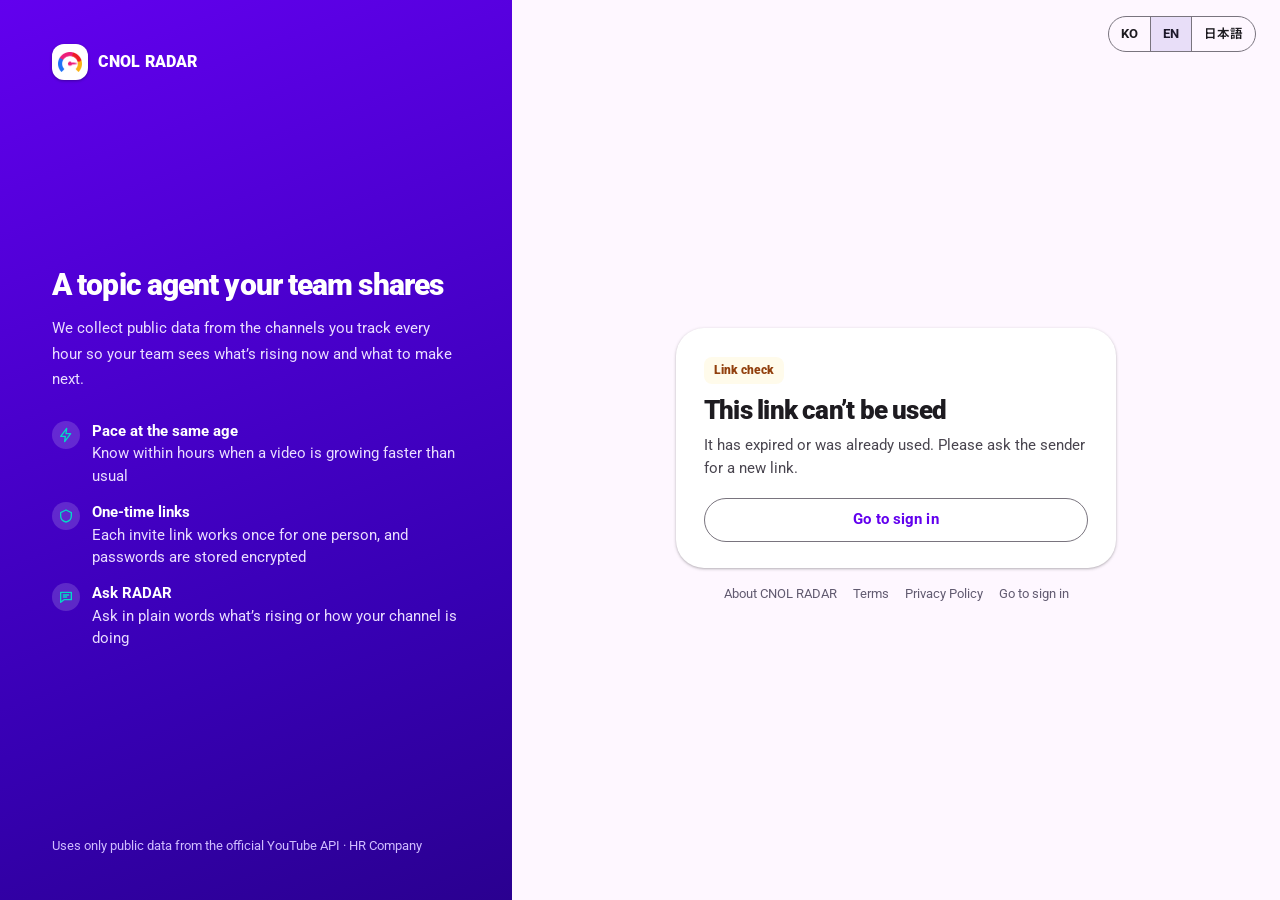
<file: join.html>
<!doctype html>
<html lang="ko">
<head>
<meta charset="utf-8">
<meta name="viewport" content="width=device-width, initial-scale=1">
<meta name="color-scheme" content="only light">
<title>초대 · CNOL RADAR</title>
<meta name="description" content="초대 링크에서 아이디와 비밀번호를 정하면 바로 팀과 함께 쓸 수 있어요.">
<meta property="og:type" content="website">
<meta property="og:site_name" content="CNOL RADAR">
<meta property="og:title" content="CNOL RADAR 팀 초대">
<meta property="og:description" content="초대 링크에서 아이디와 비밀번호를 정하면 바로 팀과 함께 쓸 수 있어요.">
<meta property="og:url" content="https://cnol-radar.vercel.app/join">
<meta property="og:image" content="https://cnol-radar.vercel.app/og.png">
<meta property="og:image:width" content="1200">
<meta property="og:image:height" content="630">
<meta name="twitter:card" content="summary_large_image">
<meta name="robots" content="noindex, nofollow">
<meta name="referrer" content="no-referrer">
<meta name="theme-color" content="#FEF7FF">
<link rel="icon" href="/favicon.ico" sizes="any">
<link rel="icon" type="image/png" sizes="32x32" href="/favicon-32.png">
<link rel="apple-touch-icon" href="/apple-touch-icon.png">
<link rel="stylesheet" href="/fonts/pretendard/pretendardvariable-dynamic-subset.css?v=15">
<link rel="stylesheet" href="/fonts/roboto/roboto.css?v=15">
<link rel="stylesheet" href="https://fonts.googleapis.com/css2?family=Noto+Sans+JP:wght@400;500;700;900&display=swap">
<link rel="stylesheet" href="/auth.css?v=15">
</head>
<body>
<div class="au">
  <aside class="au-side">
    <a class="brand" href="/"><span><img src="/logo-96.png" alt="" width="24" height="21"></span><b>CNOL RADAR</b></a>
    <div>
      <h2 data-l="sideH"></h2>
      <p data-l="sideP"></p>
      <ul class="au-pts">
        <li><i aria-hidden="true"><svg width="16" height="16" viewBox="0 0 24 24" fill="none" stroke="currentColor" stroke-width="2" stroke-linecap="round" stroke-linejoin="round"><path d="M13 2L4 14h7l-1 8 9-12h-7z"/></svg></i><span><b data-l="pt1h"></b><span data-l="pt1"></span></span></li>
        <li><i aria-hidden="true"><svg width="16" height="16" viewBox="0 0 24 24" fill="none" stroke="currentColor" stroke-width="2" stroke-linecap="round" stroke-linejoin="round"><path d="M12 3l8 4v5c0 5-3.5 8-8 9-4.5-1-8-4-8-9V7z"/></svg></i><span><b data-l="pt2h"></b><span data-l="pt2"></span></span></li>
        <li><i aria-hidden="true"><svg width="16" height="16" viewBox="0 0 24 24" fill="none" stroke="currentColor" stroke-width="2" stroke-linecap="round" stroke-linejoin="round"><path d="M4 5h16v11H9l-5 4z"/><path d="M8 9h8M8 12h5"/></svg></i><span><b data-l="pt3h"></b><span data-l="pt3"></span></span></li>
      </ul>
    </div>
    <small data-l="fine"></small>
  </aside>
  <div class="au-main">
    <header class="au-bar">
      <a class="brand" href="/"><span><img src="/logo-96.png" alt="" width="24" height="21"></span><b>CNOL RADAR</b></a>
      <div class="lang" role="group" aria-label="Language"><button type="button" data-lang="ko">KO</button><button type="button" data-lang="en">EN</button><button type="button" data-lang="ja">日本語</button></div>
    </header>
    <main id="main" aria-live="polite">
      <section class="card" id="loadCard"><p class="load"><span class="spin" aria-hidden="true"></span><span data-l="checking"></span></p></section>

      <!-- 링크가 안 맞아요 -->
      <section class="card" id="badCard" hidden aria-labelledby="bh">
        <div><span class="badge amber" data-l="badBadge"></span><h1 id="bh" data-l="badT" style="margin-top:10px"></h1><p class="sub" data-l="badP"></p></div>
        <a class="btn line" href="/login" data-l="toLogin"></a>
      </section>

      <!-- 초대로 들어오기 -->
      <section class="card" id="joinCard" hidden aria-labelledby="jh">
        <div>
          <span class="badge" id="roleBadge"></span>
          <h1 id="jh" style="margin-top:10px"></h1>
          <p class="sub" id="joinSub"></p>
        </div>
        <div class="inv" id="invBox"></div>
        <p class="msg warn" id="seatMsg" hidden></p>
        <!-- 이미 로그인한 계정으로 -->
        <div id="meBox" hidden>
          <div class="me"><span class="av" id="meAv"></span><div><b id="meName"></b><small id="meId"></small></div></div>
          <button class="btn" type="button" id="asMeBtn" style="width:100%;margin-top:12px"><span data-l="asMe"></span></button>
          <p class="or" style="margin:14px 0 0"><span data-l="orNew"></span></p>
          <button class="btn line" type="button" id="otherBtn" style="width:100%;margin-top:10px"><span data-l="other"></span></button>
        </div>
        <form id="joinForm" novalidate>
          <div class="field"><label for="jName" data-l="name"></label><div class="inp"><input id="jName" autocomplete="name" maxlength="40"></div><span class="hint" data-l="nameHint"></span></div>
          <div class="field"><label for="jId" data-l="id"></label><div class="inp"><input id="jId" name="username" autocomplete="username" autocapitalize="none" spellcheck="false" maxlength="30" required></div><span class="hint" data-l="idHint"></span></div>
          <div class="field"><label for="jPw" data-l="pw"></label><div class="inp pw"><input id="jPw" type="password" autocomplete="new-password" maxlength="72" required><button type="button" class="eye" data-eye="jPw"></button></div></div>
          <div class="field"><label for="jPw2" data-l="pw2"></label><div class="inp pw"><input id="jPw2" type="password" autocomplete="new-password" maxlength="72" required><button type="button" class="eye" data-eye="jPw2"></button></div></div>
          <ul class="checks" aria-live="polite"><li id="c1"><i>✓</i><span data-l="ck1"></span></li><li id="c2"><i>✓</i><span data-l="ck2"></span></li><li id="c3"><i>✓</i><span data-l="ck3"></span></li></ul>
          <label class="agree"><input type="checkbox" id="jAgree"><span id="agreeTxt"></span></label>
          <p class="msg" id="joinMsg" role="alert"></p>
          <button class="btn" type="submit" id="joinBtn" disabled><span data-l="joinBtn"></span></button>
        </form>
        <p class="note" data-l="joinNote"></p>
      </section>

      <!-- 비밀번호 다시 정하기 -->
      <section class="card" id="resetCard" hidden aria-labelledby="rh">
        <div><span class="badge" data-l="resetBadge"></span><h1 id="rh" data-l="resetT" style="margin-top:10px"></h1><p class="sub" id="resetSub"></p></div>
        <form id="resetForm" novalidate>
          <input type="text" name="username" id="rId" autocomplete="username" readonly hidden>
          <div class="field"><label for="rPw" data-l="newPw"></label><div class="inp pw"><input id="rPw" type="password" autocomplete="new-password" maxlength="72" required><button type="button" class="eye" data-eye="rPw"></button></div></div>
          <div class="field"><label for="rPw2" data-l="pw2"></label><div class="inp pw"><input id="rPw2" type="password" autocomplete="new-password" maxlength="72" required><button type="button" class="eye" data-eye="rPw2"></button></div></div>
          <ul class="checks" aria-live="polite"><li id="r1"><i>✓</i><span data-l="ck1"></span></li><li id="r2"><i>✓</i><span data-l="ck2"></span></li><li id="r3"><i>✓</i><span data-l="ck3"></span></li></ul>
          <p class="msg" id="resetMsg" role="alert"></p>
          <button class="btn" type="submit" id="resetBtn" disabled><span data-l="resetBtn"></span></button>
        </form>
      </section>

      <!-- 끝 -->
      <section class="card" id="doneCard" hidden aria-labelledby="dh">
        <div><span class="badge" data-l="doneBadge"></span><h1 id="dh" style="margin-top:10px"></h1><p class="sub" id="doneSub"></p></div>
        <a class="btn" href="/app#home" id="doneGo" data-l="go"></a>
      </section>
      <nav class="foot" aria-label="links"><a href="/" data-l="home"></a><a href="/terms" data-l="terms"></a><a href="/privacy" data-l="privacy"></a><a href="/login" data-l="toLogin"></a></nav>
    </main>
  </div>
</div>
<script type="module" src="/join.js?v=15"></script>
</body>
</html>
</file>
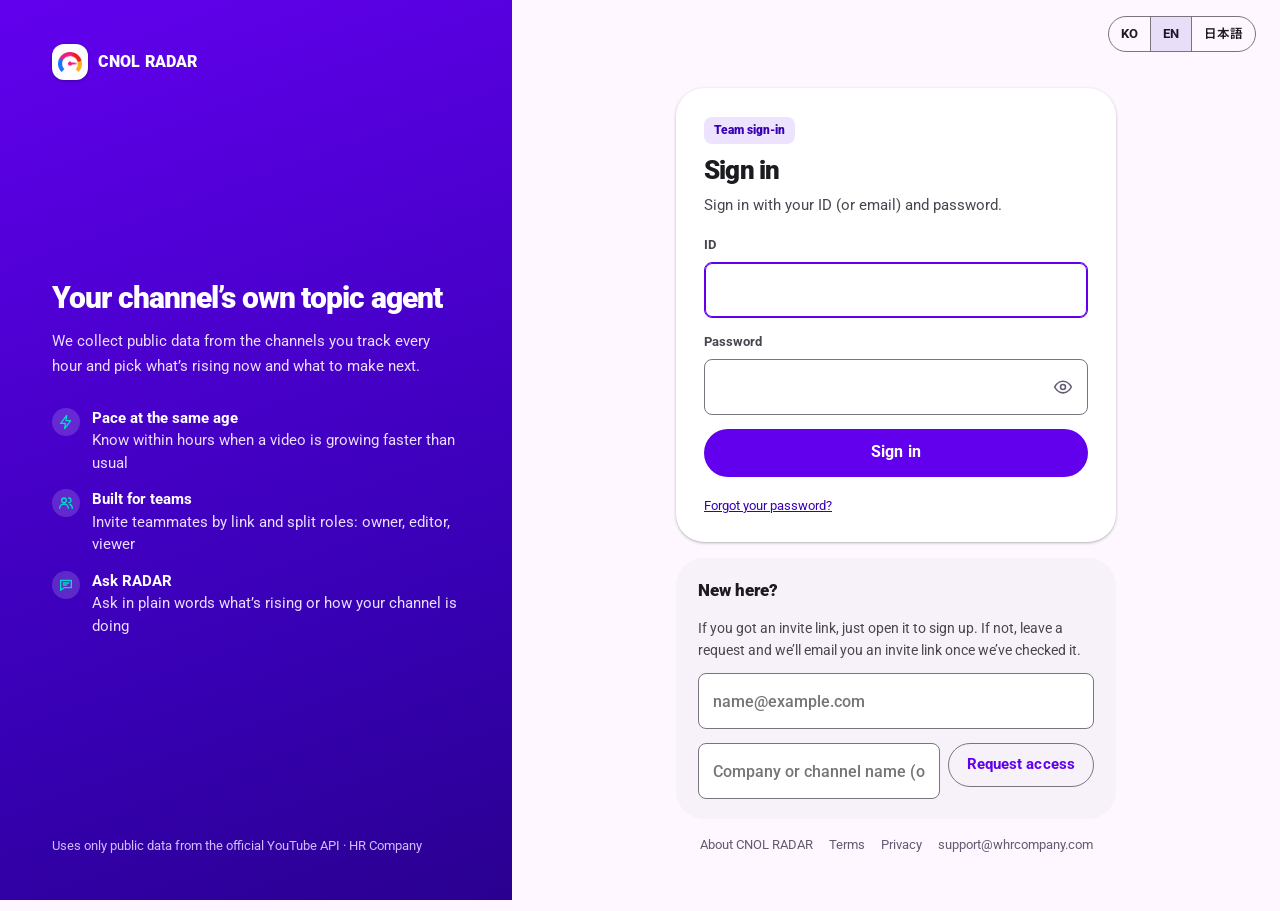
<file: login.html>
<!doctype html>
<html lang="ko">
<head>
<meta charset="utf-8">
<meta name="viewport" content="width=device-width, initial-scale=1">
<meta name="color-scheme" content="only light">
<title>로그인 · CNOL RADAR</title>
<meta name="description" content="유튜브 소재 분석 AI 에이전트 CNOL RADAR에 로그인해요.">
<meta property="og:type" content="website">
<meta property="og:site_name" content="CNOL RADAR">
<meta property="og:title" content="CNOL RADAR 로그인">
<meta property="og:description" content="유튜브 소재 분석 AI 에이전트 CNOL RADAR에 로그인해요.">
<meta property="og:url" content="https://cnol-radar.vercel.app/login">
<meta property="og:image" content="https://cnol-radar.vercel.app/og.png">
<meta property="og:image:width" content="1200">
<meta property="og:image:height" content="630">
<meta name="twitter:card" content="summary_large_image">
<meta name="robots" content="noindex">
<meta name="theme-color" content="#FEF7FF">
<link rel="icon" href="/favicon.ico" sizes="any">
<link rel="icon" type="image/png" sizes="32x32" href="/favicon-32.png">
<link rel="apple-touch-icon" href="/apple-touch-icon.png">
<link rel="stylesheet" href="/fonts/pretendard/pretendardvariable-dynamic-subset.css?v=15">
<link rel="stylesheet" href="/fonts/roboto/roboto.css?v=15">
<link rel="stylesheet" href="https://fonts.googleapis.com/css2?family=Noto+Sans+JP:wght@400;500;700;900&display=swap">
<link rel="stylesheet" href="/auth.css?v=15">
</head>
<body>
<div class="au">
  <aside class="au-side">
    <a class="brand" href="/"><span><img src="/logo-96.png" alt="" width="24" height="21"></span><b>CNOL RADAR</b></a>
    <div>
      <h2 data-l="sideH"></h2>
      <p data-l="sideP"></p>
      <ul class="au-pts">
        <li><i aria-hidden="true"><svg width="16" height="16" viewBox="0 0 24 24" fill="none" stroke="currentColor" stroke-width="2" stroke-linecap="round" stroke-linejoin="round"><path d="M13 2L4 14h7l-1 8 9-12h-7z"/></svg></i><span><b data-l="pt1h"></b><span data-l="pt1"></span></span></li>
        <li><i aria-hidden="true"><svg width="16" height="16" viewBox="0 0 24 24" fill="none" stroke="currentColor" stroke-width="2" stroke-linecap="round" stroke-linejoin="round"><circle cx="9" cy="8" r="3.5"/><path d="M2.5 20a6.5 6.5 0 0 1 13 0"/><path d="M16 4.5a3.5 3.5 0 0 1 0 7M18 14a6.5 6.5 0 0 1 3.5 6"/></svg></i><span><b data-l="pt2h"></b><span data-l="pt2"></span></span></li>
        <li><i aria-hidden="true"><svg width="16" height="16" viewBox="0 0 24 24" fill="none" stroke="currentColor" stroke-width="2" stroke-linecap="round" stroke-linejoin="round"><path d="M4 5h16v11H9l-5 4z"/><path d="M8 9h8M8 12h5"/></svg></i><span><b data-l="pt3h"></b><span data-l="pt3"></span></span></li>
      </ul>
    </div>
    <small data-l="fine"></small>
  </aside>
  <div class="au-main">
    <header class="au-bar">
      <a class="brand" href="/"><span><img src="/logo-96.png" alt="" width="24" height="21"></span><b>CNOL RADAR</b></a>
      <div class="lang" role="group" aria-label="Language"><button type="button" data-lang="ko">KO</button><button type="button" data-lang="en">EN</button><button type="button" data-lang="ja">日本語</button></div>
    </header>
    <main id="main">
      <!-- 둘러보기 모드 (개발 중 · 서버가 열어 둔 동안만 보여요) -->
      <section class="card soft pv" id="previewCard" aria-labelledby="pvh" hidden>
        <h2 id="pvh" data-l="pvT"></h2>
        <p class="note" style="font-size:13.5px;color:var(--ink2)" data-l="pvD"></p>
        <a class="btn" href="/app#home" id="pvBtn"><span data-l="pvBtn"></span></a>
      </section>
      <!-- 로그인 -->
      <section class="card" id="loginCard" aria-labelledby="lh">
        <div>
          <span class="badge" data-l="badge"></span>
          <h1 id="lh" data-l="title" style="margin-top:10px"></h1>
          <p class="sub" data-l="sub"></p>
        </div>
        <form id="loginForm" novalidate>
          <div class="field"><label for="uid" data-l="id"></label><div class="inp"><input id="uid" name="username" autocomplete="username" autocapitalize="none" spellcheck="false" required></div></div>
          <div class="field"><label for="pw" data-l="pw"></label><div class="inp pw"><input id="pw" name="password" type="password" autocomplete="current-password" required><button type="button" class="eye" data-eye="pw"></button></div></div>
          <p class="msg" id="loginMsg" role="alert"></p>
          <button class="btn" type="submit" id="loginBtn"><span data-l="login"></span></button>
        </form>
        <p class="note"><a href="#forgot" id="forgotLink" data-l="forgot"></a></p>
        <p class="msg warn" id="forgotMsg" data-l="forgotP" hidden></p>
      </section>

      <!-- 1회용 관리자 계정 만들기 -->
      <section class="card" id="setupCard" aria-labelledby="sh" hidden>
        <div>
          <span class="badge" data-l="sBadge"></span>
          <h1 id="sh" data-l="sTitle" style="margin-top:10px"></h1>
          <p class="sub" data-l="sSub"></p>
        </div>
        <form id="setupForm" novalidate>
          <div class="field"><label for="sid" data-l="id"></label><div class="inp"><input id="sid" name="username" autocomplete="username" value="hrcompany" readonly></div></div>
          <div class="field"><label for="np" data-l="newPw"></label><div class="inp pw"><input id="np" type="password" autocomplete="new-password" minlength="8" maxlength="72" required><button type="button" class="eye" data-eye="np"></button></div></div>
          <div class="field"><label for="np2" data-l="newPw2"></label><div class="inp pw"><input id="np2" type="password" autocomplete="new-password" minlength="8" maxlength="72" required><button type="button" class="eye" data-eye="np2"></button></div></div>
          <ul class="checks" aria-live="polite"><li id="ck1"><i>✓</i><span data-l="ck1"></span></li><li id="ck2"><i>✓</i><span data-l="ck2"></span></li><li id="ck3"><i>✓</i><span data-l="ck3"></span></li></ul>
          <p class="msg" id="setupMsg" role="alert"></p>
          <button class="btn" type="submit" id="setupBtn" disabled><span data-l="sBtn"></span></button>
          <p class="note" data-l="sNote"></p>
        </form>
      </section>

      <!-- 처음이신가요: 초대 링크 · 사용 신청 -->
      <section class="card soft" id="startCard" aria-labelledby="nh">
        <h2 id="nh" data-l="startT"></h2>
        <p class="note" style="font-size:13.5px;color:var(--ink2)" data-l="startD"></p>
        <form id="startForm" novalidate>
          <div class="row"><div class="inp"><input id="startMail" type="email" autocomplete="email" inputmode="email" placeholder="name@example.com" maxlength="200" aria-label="Email"></div></div>
          <div class="row"><div class="inp"><input id="startOrg" autocomplete="organization" maxlength="80" data-l-ph="orgPh" aria-label="Company"></div><button class="btn line" type="submit" id="startBtn"><span data-l="startBtn"></span></button></div>
          <input type="text" id="startHp" tabindex="-1" autocomplete="off" hidden aria-hidden="true">
          <p class="msg" id="startMsg" role="status"></p>
        </form>
      </section>
      <nav class="foot" aria-label="links"><a href="/" data-l="home"></a><a href="/terms" data-l="terms"></a><a href="/privacy" data-l="privacy"></a><a href="mailto:support@whrcompany.com">support@whrcompany.com</a></nav>
    </main>
  </div>
</div>
<script type="module" src="/login.js?v=15"></script>
</body>
</html>
</file>
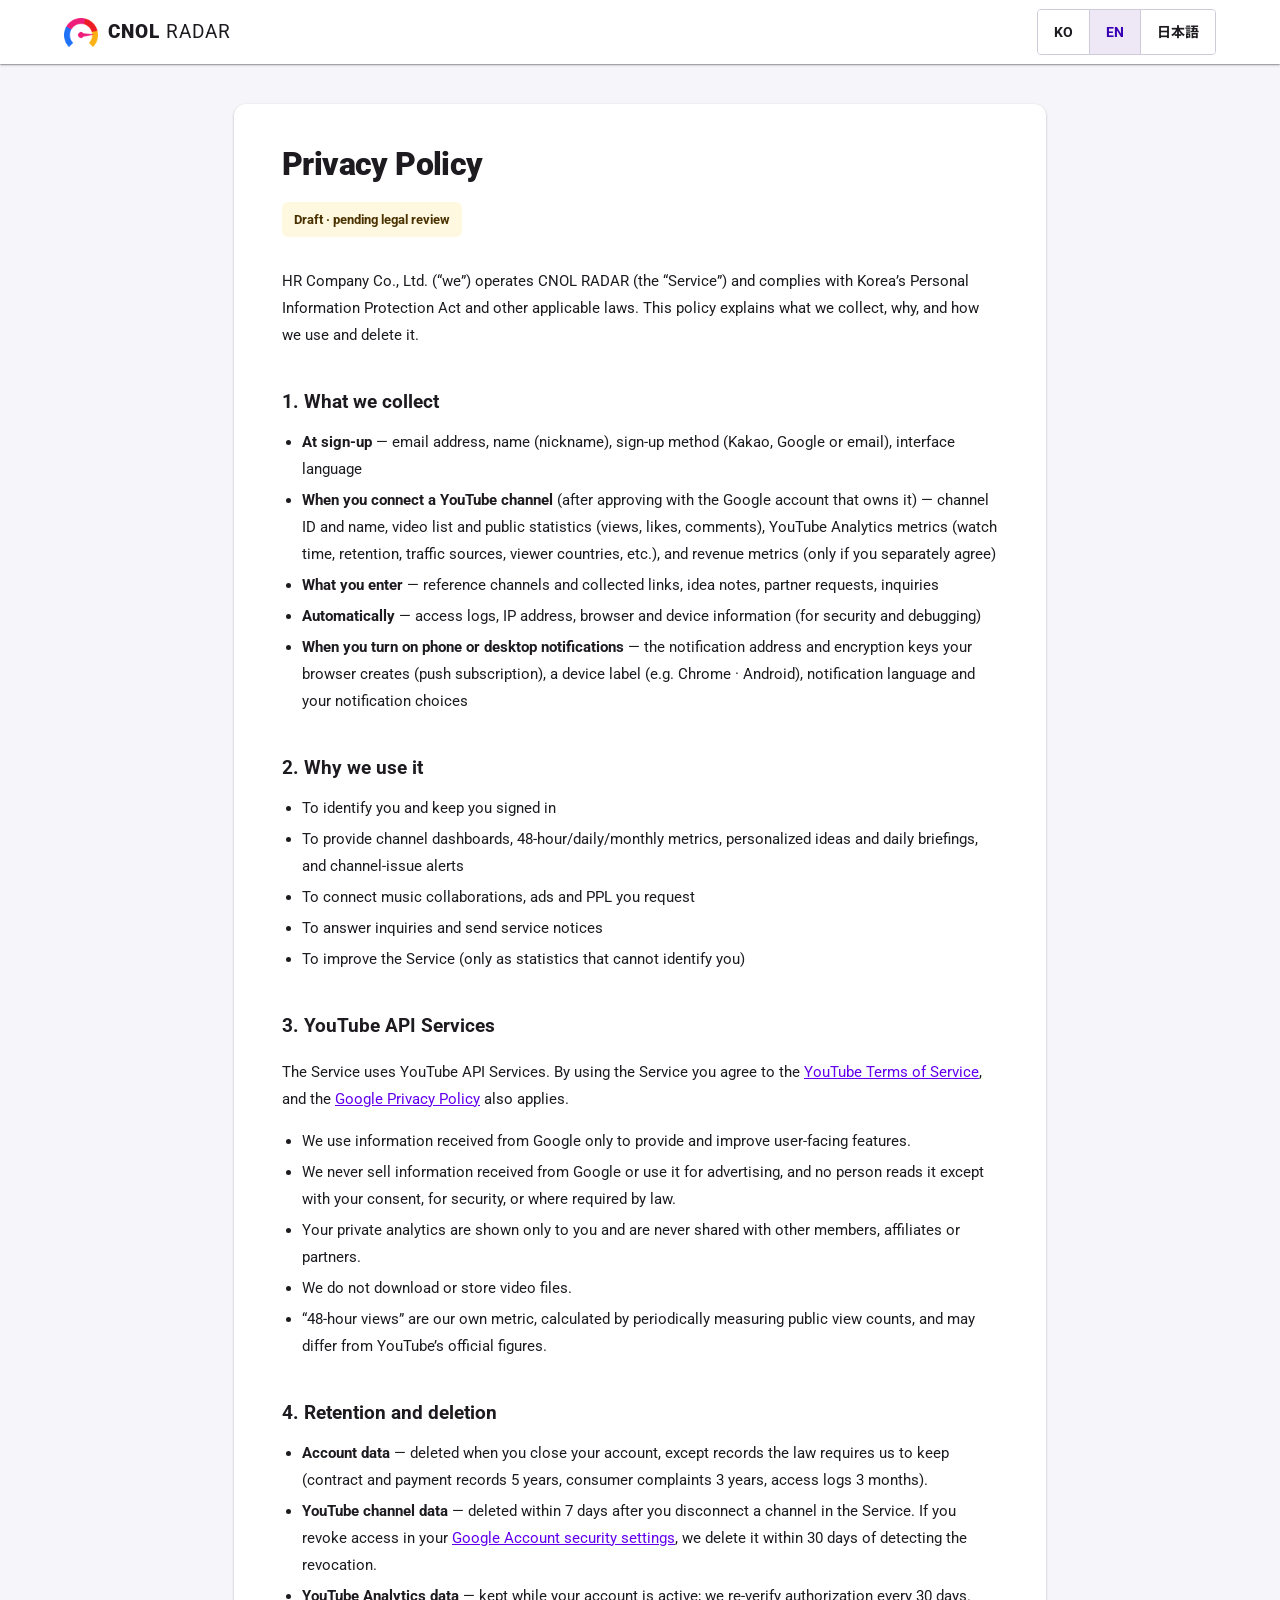
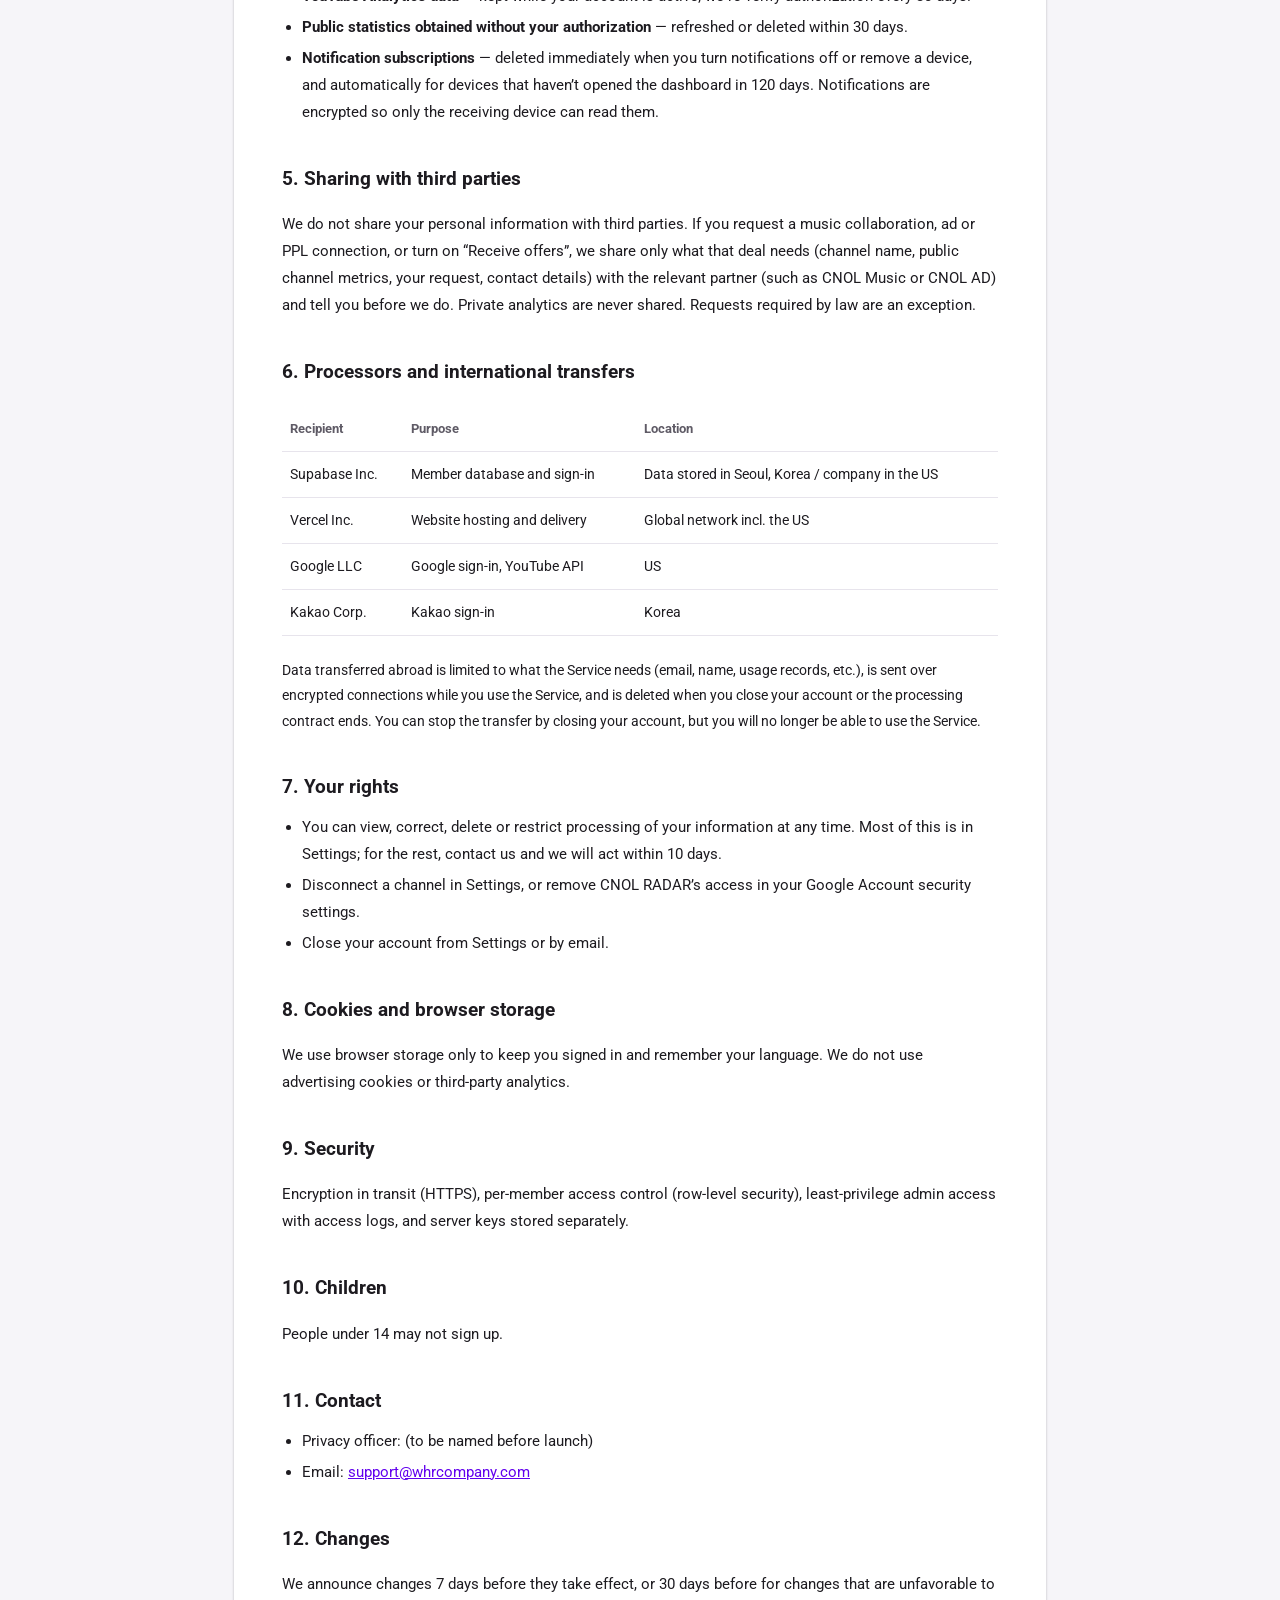
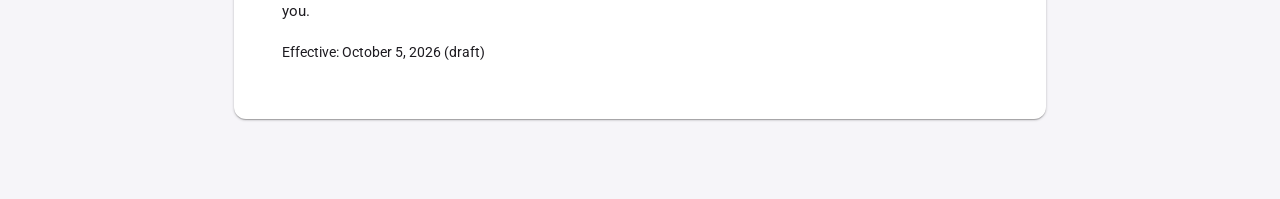
<file: privacy.html>
<!doctype html>
<html lang="ko">
<head>
<meta charset="utf-8">
<meta name="viewport" content="width=device-width, initial-scale=1">
<meta name="color-scheme" content="only light">
<title>개인정보처리방침 · CNOL RADAR</title>
<meta name="description" content="CNOL RADAR가 어떤 정보를 왜 모으고 얼마나 보관하는지 알려 드려요.">
<meta property="og:type" content="website">
<meta property="og:site_name" content="CNOL RADAR">
<meta property="og:title" content="CNOL RADAR 개인정보처리방침">
<meta property="og:description" content="CNOL RADAR가 어떤 정보를 왜 모으고 얼마나 보관하는지 알려 드려요.">
<meta property="og:url" content="https://cnol-radar.vercel.app/privacy">
<meta property="og:image" content="https://cnol-radar.vercel.app/og.png">
<meta property="og:image:width" content="1200">
<meta property="og:image:height" content="630">
<meta name="twitter:card" content="summary_large_image">
<meta name="theme-color" content="#6200EE">
<link rel="icon" href="/favicon.ico" sizes="any">
<link rel="icon" type="image/png" sizes="32x32" href="/favicon-32.png">
<link rel="apple-touch-icon" href="/apple-touch-icon.png">
<link rel="stylesheet" href="https://fonts.googleapis.com/css2?family=Noto+Sans+KR:wght@400;500;700;900&family=Noto+Sans+JP:wght@400;500;700;900&family=Roboto:wght@400;500;700;900&display=swap">
<link rel="stylesheet" href="/styles.css?v=15">
<style>
body{background:var(--bg)}
.doc{max-width:860px;margin:0 auto;padding:40px 24px 80px}
.doc article{background:#fff;border-radius:12px;box-shadow:var(--e1);padding:40px clamp(20px,5vw,48px);line-height:1.8;font-size:15px}
.doc h1{margin:0 0 8px;font-size:32px;font-weight:900;letter-spacing:-.6px;line-height:1.3}
.doc h2{margin:36px 0 10px;font-size:19px;font-weight:700}
.doc p,.doc li{color:var(--ink)}
.doc ul{padding-left:20px;margin:8px 0}
.doc li{margin:4px 0}
.draft{display:inline-flex;align-items:center;gap:8px;padding:6px 12px;border-radius:6px;background:var(--warn-bg);color:var(--warn-ink);font-size:13px;font-weight:700;margin:8px 0 16px}
.muted{color:var(--ink-2);font-size:14px}
.doc table{width:100%;border-collapse:collapse;font-size:14px;margin:8px 0}
.doc th,.doc td{border-bottom:1px solid var(--line);padding:10px 8px;text-align:left;vertical-align:top}
.doc th{font-weight:700;color:var(--ink-2);font-size:13px}
</style>
</head>
<body>
<header style="background:#fff;box-shadow:var(--e1)">
  <div class="wrap" style="min-height:64px;display:flex;align-items:center;justify-content:space-between;gap:16px;flex-wrap:wrap">
    <a class="brand" href="/"><img src="/logo-96.png" alt="" width="34" height="29"><span class="word"><b>CNOL</b> RADAR</span></a>
    <div class="seg" role="group" aria-label="Language">
      <button type="button" data-lang="ko">KO</button><button type="button" data-lang="en">EN</button><button type="button" data-lang="ja">日本語</button>
    </div>
  </div>
</header>
<main class="doc">

<article lang="ko">
  <h1>개인정보처리방침</h1>
  <span class="draft">초안 · 법무 검토 전 문서예요</span>
  <p>에이치알컴퍼니 주식회사(이하 “회사”)는 CNOL RADAR(이하 “서비스”)를 운영하며 「개인정보 보호법」 등 관련 법령을 지킵니다. 이 방침은 회사가 어떤 정보를 왜 받고, 어떻게 쓰고 지우는지 알려 드립니다.</p>

  <h2>1. 받는 정보</h2>
  <ul>
    <li><b>가입할 때</b> — 이메일 주소, 이름(닉네임), 가입 방법(카카오·Google·이메일), 화면 언어</li>
    <li><b>유튜브 채널을 연결할 때</b>(채널 주인의 Google 계정으로 승인한 뒤) — 채널 ID와 이름, 영상 목록과 공개 통계(조회수·좋아요·댓글 수), YouTube 애널리틱스 지표(시청 시간, 시청 지속률, 트래픽 소스, 시청자 국가 등), 수익 지표(회원이 따로 동의한 경우만)</li>
    <li><b>회원이 직접 입력할 때</b> — 레퍼런스 채널과 수집 링크, 소재 메모, 협업 요청 내용, 문의 내용</li>
    <li><b>서비스를 쓸 때 자동으로</b> — 접속 기록, IP 주소, 브라우저·기기 정보(보안과 오류 확인 목적)</li>
    <li><b>폰·PC 알림을 켤 때</b> — 브라우저가 만든 알림 주소와 암호 키(푸시 구독 정보), 기기 이름(예: Chrome · Android), 알림 언어, 받을 알림 설정</li>
  </ul>

  <h2>2. 쓰는 목적</h2>
  <ul>
    <li>회원 확인과 로그인 유지</li>
    <li>채널 분석 대시보드, 48시간·일별·월별 지표, 맞춤 소재 추천과 데일리 브리핑, 채널 이슈 알림</li>
    <li>회원이 요청한 음원 협업·광고·PPL 연결</li>
    <li>문의 응대와 서비스 공지</li>
    <li>서비스 품질 개선(개인을 알아볼 수 없는 통계 형태로만)</li>
  </ul>

  <h2>3. YouTube API 서비스 이용 고지</h2>
  <p>서비스는 YouTube API 서비스를 사용합니다. 서비스를 이용하면 <a href="https://www.youtube.com/t/terms" rel="noopener">YouTube 서비스 약관</a>에 동의하게 되며, <a href="https://policies.google.com/privacy" rel="noopener">Google 개인정보처리방침</a>이 함께 적용됩니다.</p>
  <ul>
    <li>Google에서 받은 정보는 회원에게 보이는 기능을 제공하고 개선하는 데에만 씁니다.</li>
    <li>Google에서 받은 정보를 팔거나 광고 목적으로 쓰지 않으며, 회원 동의·보안·법적 의무가 있을 때를 빼고는 사람이 열어 보지 않습니다.</li>
    <li>회원의 비공개 분석 데이터는 회원 본인 화면에만 보이며, 다른 회원이나 계열사·파트너에게 넘기지 않습니다.</li>
    <li>영상 파일을 내려받거나 저장하지 않습니다.</li>
    <li>서비스에 표시되는 ‘48시간 조회수’는 공개 조회수를 주기적으로 측정해 회사가 계산한 자체 지표이며, YouTube 공식 수치와 다를 수 있습니다.</li>
  </ul>

  <h2>4. 보관 기간과 삭제</h2>
  <ul>
    <li><b>회원 정보</b> — 탈퇴하면 바로 삭제합니다. 다만 법령이 정한 기록은 그 기간 동안 따로 보관합니다(계약·결제 기록 5년, 소비자 불만·분쟁 기록 3년: 전자상거래법 / 접속 기록 3개월: 통신비밀보호법).</li>
    <li><b>유튜브 채널 데이터</b> — 서비스 설정에서 채널 연결을 끊으면 7일 안에 삭제합니다. <a href="https://myaccount.google.com/permissions" rel="noopener">Google 계정 보안 설정</a>에서 접근 권한을 해제한 경우에는 이를 확인한 날부터 30일 안에 삭제합니다.</li>
    <li><b>YouTube 애널리틱스 데이터</b> — 회원 계정이 유효한 동안 보관하며, 30일마다 권한이 유효한지 다시 확인합니다.</li>
    <li><b>회원 승인 없이 받는 공개 통계</b> — 30일 안에 새로 고치거나 삭제합니다.</li>
    <li><b>알림 구독 정보</b> — 알림을 끄거나 기기를 빼면 바로, 120일 넘게 대시보드를 열지 않은 기기는 저절로 삭제합니다. 알림 내용은 받는 기기만 풀 수 있게 암호화해서 보냅니다.</li>
  </ul>

  <h2>5. 제3자 제공</h2>
  <p>회사는 회원의 개인정보를 제3자에게 제공하지 않습니다. 다만 회원이 음원 협업·광고·PPL 연결을 직접 요청하거나 ‘제안 받기’를 켠 경우, 그 건을 진행하는 데 필요한 정보(채널 이름, 공개 채널 지표, 요청 내용, 연락처)만 해당 파트너(크놀뮤직, 크놀AD 등 회사의 협력사)에게 제공하며, 제공하기 전에 다시 알려 드립니다. 비공개 분석 데이터는 제공하지 않습니다. 법령에 따른 요청은 예외입니다.</p>

  <h2>6. 처리 위탁과 국외 이전</h2>
  <div class="scroll-x"><table>
    <thead><tr><th>받는 곳</th><th>맡기는 일</th><th>위치</th></tr></thead>
    <tbody>
      <tr><td>Supabase Inc.</td><td>회원 데이터베이스와 로그인 처리</td><td>데이터 저장: 대한민국 서울 리전 / 운영사: 미국</td></tr>
      <tr><td>Vercel Inc.</td><td>웹사이트 호스팅과 전송</td><td>미국 등 전 세계 전송망</td></tr>
      <tr><td>Google LLC</td><td>Google 로그인, YouTube API</td><td>미국</td></tr>
      <tr><td>주식회사 카카오</td><td>카카오 로그인</td><td>대한민국</td></tr>
    </tbody>
  </table></div>
  <p class="muted">국외로 옮겨지는 정보는 서비스 이용에 필요한 항목(이메일, 이름, 이용 기록 등)이며, 서비스를 쓸 때 암호화된 네트워크로 전송되고, 탈퇴하거나 위탁 계약이 끝나면 삭제됩니다. 원하지 않으면 탈퇴로 이전을 멈출 수 있지만, 이 경우 서비스를 쓸 수 없습니다.</p>

  <h2>7. 회원의 권리</h2>
  <ul>
    <li>언제든 내 정보를 보고, 고치고, 지우거나, 처리를 멈추라고 요청할 수 있습니다. 대부분은 설정 화면에서 바로 할 수 있고, 나머지는 아래 연락처로 요청하면 10일 안에 처리합니다.</li>
    <li>채널 연결 해제: 서비스 설정에서 연결 끊기, 또는 Google 계정 보안 설정에서 CNOL RADAR 접근 권한 삭제</li>
    <li>탈퇴: 설정의 계정 메뉴 또는 이메일 요청</li>
  </ul>

  <h2>8. 쿠키와 브라우저 저장소</h2>
  <p>로그인 유지와 언어 설정 저장에만 브라우저 저장소를 씁니다. 광고 추적 쿠키나 제3자 분석 도구는 쓰지 않습니다.</p>

  <h2>9. 안전 조치</h2>
  <p>전송 구간 암호화(HTTPS), 회원별 데이터 접근 제어(행 단위 보안), 관리자 권한 최소화와 접근 기록 관리, 서버 키 분리 보관을 하고 있습니다.</p>

  <h2>10. 만 14세 미만</h2>
  <p>만 14세 미만은 가입할 수 없습니다.</p>

  <h2>11. 보호책임자와 연락처</h2>
  <ul>
    <li>개인정보 보호책임자: (출시 전 기재)</li>
    <li>이메일: <a href="mailto:support@whrcompany.com">support@whrcompany.com</a></li>
  </ul>
  <p class="muted">개인정보 침해 상담이 필요하면 개인정보침해신고센터(privacy.kisa.or.kr, 국번 없이 118), 개인정보분쟁조정위원회(www.kopico.go.kr, 1833-6972), 대검찰청(국번 없이 1301), 경찰청(국번 없이 182)에 문의할 수 있습니다.</p>

  <h2>12. 방침의 변경</h2>
  <p>내용이 바뀌면 시행 7일 전에 공지하고, 회원에게 불리한 변경은 30일 전에 알립니다.</p>
  <p class="muted">시행일: 2026년 10월 5일(초안)</p>
</article>

<article lang="en" hidden>
  <h1>Privacy Policy</h1>
  <span class="draft">Draft · pending legal review</span>
  <p>HR Company Co., Ltd. (“we”) operates CNOL RADAR (the “Service”) and complies with Korea’s Personal Information Protection Act and other applicable laws. This policy explains what we collect, why, and how we use and delete it.</p>

  <h2>1. What we collect</h2>
  <ul>
    <li><b>At sign-up</b> — email address, name (nickname), sign-up method (Kakao, Google or email), interface language</li>
    <li><b>When you connect a YouTube channel</b> (after approving with the Google account that owns it) — channel ID and name, video list and public statistics (views, likes, comments), YouTube Analytics metrics (watch time, retention, traffic sources, viewer countries, etc.), and revenue metrics (only if you separately agree)</li>
    <li><b>What you enter</b> — reference channels and collected links, idea notes, partner requests, inquiries</li>
    <li><b>Automatically</b> — access logs, IP address, browser and device information (for security and debugging)</li>
    <li><b>When you turn on phone or desktop notifications</b> — the notification address and encryption keys your browser creates (push subscription), a device label (e.g. Chrome · Android), notification language and your notification choices</li>
  </ul>

  <h2>2. Why we use it</h2>
  <ul>
    <li>To identify you and keep you signed in</li>
    <li>To provide channel dashboards, 48-hour/daily/monthly metrics, personalized ideas and daily briefings, and channel-issue alerts</li>
    <li>To connect music collaborations, ads and PPL you request</li>
    <li>To answer inquiries and send service notices</li>
    <li>To improve the Service (only as statistics that cannot identify you)</li>
  </ul>

  <h2>3. YouTube API Services</h2>
  <p>The Service uses YouTube API Services. By using the Service you agree to the <a href="https://www.youtube.com/t/terms" rel="noopener">YouTube Terms of Service</a>, and the <a href="https://policies.google.com/privacy" rel="noopener">Google Privacy Policy</a> also applies.</p>
  <ul>
    <li>We use information received from Google only to provide and improve user-facing features.</li>
    <li>We never sell information received from Google or use it for advertising, and no person reads it except with your consent, for security, or where required by law.</li>
    <li>Your private analytics are shown only to you and are never shared with other members, affiliates or partners.</li>
    <li>We do not download or store video files.</li>
    <li>“48-hour views” are our own metric, calculated by periodically measuring public view counts, and may differ from YouTube’s official figures.</li>
  </ul>

  <h2>4. Retention and deletion</h2>
  <ul>
    <li><b>Account data</b> — deleted when you close your account, except records the law requires us to keep (contract and payment records 5 years, consumer complaints 3 years, access logs 3 months).</li>
    <li><b>YouTube channel data</b> — deleted within 7 days after you disconnect a channel in the Service. If you revoke access in your <a href="https://myaccount.google.com/permissions" rel="noopener">Google Account security settings</a>, we delete it within 30 days of detecting the revocation.</li>
    <li><b>YouTube Analytics data</b> — kept while your account is active; we re-verify authorization every 30 days.</li>
    <li><b>Public statistics obtained without your authorization</b> — refreshed or deleted within 30 days.</li>
    <li><b>Notification subscriptions</b> — deleted immediately when you turn notifications off or remove a device, and automatically for devices that haven’t opened the dashboard in 120 days. Notifications are encrypted so only the receiving device can read them.</li>
  </ul>

  <h2>5. Sharing with third parties</h2>
  <p>We do not share your personal information with third parties. If you request a music collaboration, ad or PPL connection, or turn on “Receive offers”, we share only what that deal needs (channel name, public channel metrics, your request, contact details) with the relevant partner (such as CNOL Music or CNOL AD) and tell you before we do. Private analytics are never shared. Requests required by law are an exception.</p>

  <h2>6. Processors and international transfers</h2>
  <div class="scroll-x"><table>
    <thead><tr><th>Recipient</th><th>Purpose</th><th>Location</th></tr></thead>
    <tbody>
      <tr><td>Supabase Inc.</td><td>Member database and sign-in</td><td>Data stored in Seoul, Korea / company in the US</td></tr>
      <tr><td>Vercel Inc.</td><td>Website hosting and delivery</td><td>Global network incl. the US</td></tr>
      <tr><td>Google LLC</td><td>Google sign-in, YouTube API</td><td>US</td></tr>
      <tr><td>Kakao Corp.</td><td>Kakao sign-in</td><td>Korea</td></tr>
    </tbody>
  </table></div>
  <p class="muted">Data transferred abroad is limited to what the Service needs (email, name, usage records, etc.), is sent over encrypted connections while you use the Service, and is deleted when you close your account or the processing contract ends. You can stop the transfer by closing your account, but you will no longer be able to use the Service.</p>

  <h2>7. Your rights</h2>
  <ul>
    <li>You can view, correct, delete or restrict processing of your information at any time. Most of this is in Settings; for the rest, contact us and we will act within 10 days.</li>
    <li>Disconnect a channel in Settings, or remove CNOL RADAR’s access in your Google Account security settings.</li>
    <li>Close your account from Settings or by email.</li>
  </ul>

  <h2>8. Cookies and browser storage</h2>
  <p>We use browser storage only to keep you signed in and remember your language. We do not use advertising cookies or third-party analytics.</p>

  <h2>9. Security</h2>
  <p>Encryption in transit (HTTPS), per-member access control (row-level security), least-privilege admin access with access logs, and server keys stored separately.</p>

  <h2>10. Children</h2>
  <p>People under 14 may not sign up.</p>

  <h2>11. Contact</h2>
  <ul>
    <li>Privacy officer: (to be named before launch)</li>
    <li>Email: <a href="mailto:support@whrcompany.com">support@whrcompany.com</a></li>
  </ul>

  <h2>12. Changes</h2>
  <p>We announce changes 7 days before they take effect, or 30 days before for changes that are unfavorable to you.</p>
  <p class="muted">Effective: October 5, 2026 (draft)</p>
</article>

<article lang="ja" hidden>
  <h1>プライバシーポリシー</h1>
  <span class="draft">草案 · 法務確認前の文書です</span>
  <p>HR Company株式会社（以下「当社」）は CNOL RADAR（以下「本サービス」）を運営し、韓国の個人情報保護法その他の関係法令を遵守します。本ポリシーでは、当社が取得する情報とその理由、利用と削除の方法をご説明します。</p>

  <h2>1. 取得する情報</h2>
  <ul>
    <li><b>登録時</b> — メールアドレス、名前（ニックネーム）、登録方法（カカオ・Google・メール）、表示言語</li>
    <li><b>YouTubeチャンネルの連携時</b>（チャンネル所有者のGoogleアカウントで承認した後） — チャンネルIDと名前、動画一覧と公開統計（再生数・高評価・コメント数）、YouTubeアナリティクス指標（総再生時間、視聴維持率、トラフィックソース、視聴者の国など）、収益指標（別途同意した場合のみ）</li>
    <li><b>会員が入力する情報</b> — リファレンスチャンネルと収集リンク、ネタメモ、コラボ依頼の内容、お問い合わせ内容</li>
    <li><b>利用時に自動で</b> — アクセス記録、IPアドレス、ブラウザ・端末情報（セキュリティとエラー確認のため）</li>
    <li><b>スマホ・PC通知をオンにしたとき</b> — ブラウザが作成した通知アドレスと暗号鍵（プッシュ購読情報）、端末名（例：Chrome · Android）、通知の言語、受け取る通知の設定</li>
  </ul>

  <h2>2. 利用目的</h2>
  <ul>
    <li>会員の識別とログイン状態の維持</li>
    <li>チャンネル分析ダッシュボード、48時間・日別・月別の指標、パーソナライズされたネタ提案とデイリーブリーフィング、チャンネル問題の通知</li>
    <li>会員が依頼した音源コラボ・広告・PPLの仲介</li>
    <li>お問い合わせへの対応とお知らせ</li>
    <li>サービス品質の改善（個人を特定できない統計の形でのみ）</li>
  </ul>

  <h2>3. YouTube APIサービスの利用について</h2>
  <p>本サービスはYouTube APIサービスを使用しています。本サービスを利用すると<a href="https://www.youtube.com/t/terms" rel="noopener">YouTube利用規約</a>に同意したものとみなされ、<a href="https://policies.google.com/privacy" rel="noopener">Googleプライバシーポリシー</a>も適用されます。</p>
  <ul>
    <li>Googleから受け取った情報は、会員に表示する機能の提供と改善にのみ使用します。</li>
    <li>Googleから受け取った情報を販売したり広告目的で使用したりせず、会員の同意・セキュリティ・法的義務がある場合を除き、人が閲覧することはありません。</li>
    <li>会員の非公開の分析データは会員本人の画面にのみ表示され、他の会員や関連会社・パートナーに渡すことはありません。</li>
    <li>動画ファイルをダウンロード・保存しません。</li>
    <li>本サービスに表示される「48時間再生数」は、公開再生数を定期的に計測して当社が算出した独自指標であり、YouTubeの公式数値と異なる場合があります。</li>
  </ul>

  <h2>4. 保存期間と削除</h2>
  <ul>
    <li><b>会員情報</b> — 退会時に直ちに削除します。ただし法令で定められた記録はその期間保管します（契約・決済記録5年、消費者の苦情・紛争記録3年、アクセス記録3か月）。</li>
    <li><b>YouTubeチャンネルのデータ</b> — 本サービスの設定で連携を解除すると7日以内に削除します。<a href="https://myaccount.google.com/permissions" rel="noopener">Googleアカウントのセキュリティ設定</a>でアクセス権を取り消した場合は、確認した日から30日以内に削除します。</li>
    <li><b>YouTubeアナリティクスのデータ</b> — アカウントが有効な間保管し、30日ごとに権限が有効か再確認します。</li>
    <li><b>会員の承認なしに取得する公開統計</b> — 30日以内に更新または削除します。</li>
    <li><b>通知の購読情報</b> — 通知をオフにしたり端末を外したりすると直ちに、120日以上ダッシュボードを開いていない端末は自動で削除します。通知の内容は受け取る端末だけが読めるよう暗号化して送ります。</li>
  </ul>

  <h2>5. 第三者への提供</h2>
  <p>当社は会員の個人情報を第三者に提供しません。ただし、会員が音源コラボ・広告・PPLの仲介を自ら依頼した場合や「オファーを受け取る」をオンにした場合は、その案件に必要な情報（チャンネル名、公開チャンネル指標、依頼内容、連絡先）のみを該当パートナー（CNOL Music、CNOL ADなど当社の協力会社）に提供し、提供前に改めてお知らせします。非公開の分析データは提供しません。法令に基づく要請は例外とします。</p>

  <h2>6. 処理の委託と国外移転</h2>
  <div class="scroll-x"><table>
    <thead><tr><th>委託先</th><th>委託内容</th><th>所在地</th></tr></thead>
    <tbody>
      <tr><td>Supabase Inc.</td><td>会員データベースとログイン処理</td><td>データ保存：韓国ソウルリージョン／運営会社：米国</td></tr>
      <tr><td>Vercel Inc.</td><td>ウェブサイトのホスティングと配信</td><td>米国を含む世界の配信網</td></tr>
      <tr><td>Google LLC</td><td>Googleログイン、YouTube API</td><td>米国</td></tr>
      <tr><td>Kakao Corp.</td><td>カカオログイン</td><td>韓国</td></tr>
    </tbody>
  </table></div>
  <p class="muted">国外に移転される情報はサービスに必要な項目（メール、名前、利用記録など）に限られ、利用時に暗号化された通信で送信され、退会または委託契約の終了時に削除されます。移転を望まない場合は退会により停止できますが、その場合は本サービスを利用できなくなります。</p>

  <h2>7. 会員の権利</h2>
  <ul>
    <li>いつでも自分の情報の閲覧・訂正・削除・処理停止を求めることができます。多くは設定画面で直接行え、それ以外は下記の連絡先にご依頼いただければ10日以内に対応します。</li>
    <li>チャンネル連携の解除：本サービスの設定で解除、またはGoogleアカウントのセキュリティ設定でCNOL RADARのアクセス権を削除</li>
    <li>退会：設定のアカウントメニューまたはメールでのご依頼</li>
  </ul>

  <h2>8. Cookieとブラウザストレージ</h2>
  <p>ログイン状態の維持と言語設定の保存にのみブラウザストレージを使用します。広告トラッキング用のCookieや第三者の分析ツールは使用しません。</p>

  <h2>9. 安全管理措置</h2>
  <p>通信の暗号化（HTTPS）、会員ごとのデータアクセス制御（行単位セキュリティ）、管理者権限の最小化とアクセス記録の管理、サーバーキーの分離保管を行っています。</p>

  <h2>10. 14歳未満の方</h2>
  <p>14歳未満の方は登録できません。</p>

  <h2>11. お問い合わせ</h2>
  <ul>
    <li>個人情報保護責任者：（公開前に記載）</li>
    <li>メール：<a href="mailto:support@whrcompany.com">support@whrcompany.com</a></li>
  </ul>

  <h2>12. 変更</h2>
  <p>内容を変更する場合は施行の7日前に、会員に不利な変更は30日前にお知らせします。</p>
  <p class="muted">施行日：2026年10月5日（草案）</p>
</article>

</main>
<script src="/legal.js?v=15"></script>
</body>
</html>
</file>
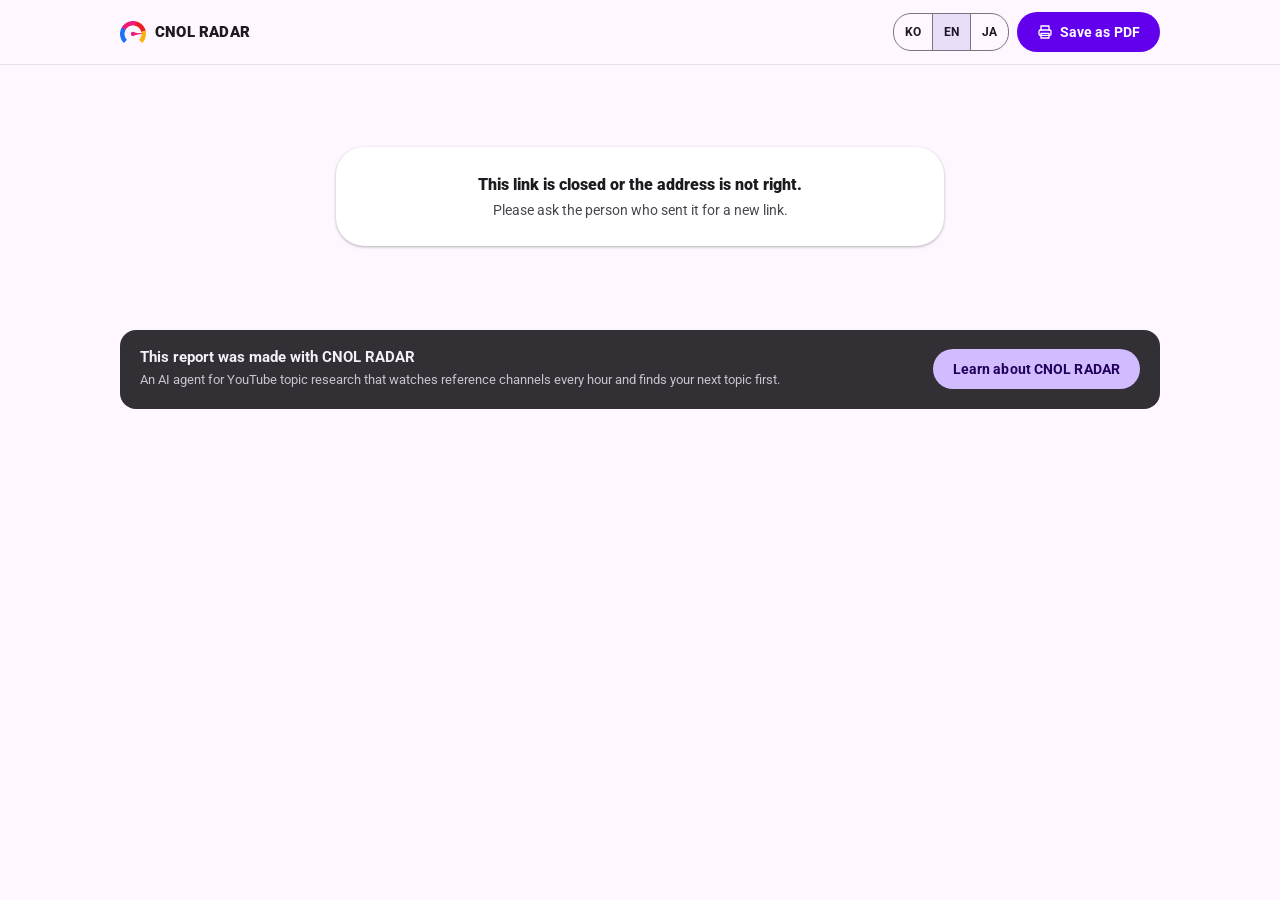
<file: r.html>
<!doctype html>
<html lang="ko">
<head>
<meta charset="utf-8">
<meta name="viewport" content="width=device-width, initial-scale=1">
<meta name="color-scheme" content="only light">
<title>CNOL RADAR · 공유 리포트</title>
<meta name="robots" content="noindex, nofollow">
<meta name="referrer" content="no-referrer">
<meta name="description" content="CNOL RADAR로 만든 유튜브 채널 성과 리포트예요. 로그인 없이 보고 PDF로 저장할 수 있어요.">
<meta property="og:type" content="website">
<meta property="og:site_name" content="CNOL RADAR">
<meta property="og:title" content="유튜브 채널 리포트 · CNOL RADAR">
<meta property="og:description" content="조회수 · 구독자 변화 · 반응 좋은 영상 · 다음 소재 후보를 한 장으로 정리한 리포트예요.">
<meta property="og:image" content="https://cnol-radar.vercel.app/og-report.png">
<meta property="og:image:width" content="1200">
<meta property="og:image:height" content="630">
<meta name="twitter:card" content="summary_large_image">
<meta name="theme-color" content="#FEF7FF">
<link rel="icon" href="/favicon.ico" sizes="any">
<link rel="icon" type="image/png" sizes="32x32" href="/favicon-32.png">
<link rel="apple-touch-icon" href="/apple-touch-icon.png">
<link rel="stylesheet" href="/fonts/pretendard/pretendardvariable-dynamic-subset.css?v=15">
<link rel="stylesheet" href="/fonts/roboto/roboto.css?v=15">
<link rel="stylesheet" href="/report.css?v=15">
<link rel="modulepreload" href="/report.js?v=15">
</head>
<body class="rpg">
<header class="rpg-top rp-noprint">
  <a class="rpg-brand" href="/" aria-label="CNOL RADAR"><img src="/logo-96.png" alt="" width="26" height="22"><span>CNOL RADAR</span></a>
  <div class="rpg-acts">
    <div class="rpg-lang" role="group" id="rpgLangs" aria-label="언어"><button type="button" data-l="ko" aria-pressed="true">KO</button><button type="button" data-l="en" aria-pressed="false">EN</button><button type="button" data-l="ja" aria-pressed="false">JA</button></div>
    <button type="button" class="rpg-btn" id="rpgPrint" hidden><svg width="16" height="16" viewBox="0 0 24 24" fill="none" stroke="currentColor" stroke-width="2" stroke-linecap="round" stroke-linejoin="round" aria-hidden="true"><path d="M6 9V3h12v6"/><rect x="3" y="9" width="18" height="8" rx="2"/><path d="M6 14h12v7H6z"/></svg><span>PDF로 저장</span></button>
  </div>
</header>
<main class="rpg-main" id="rpg" tabindex="-1">
  <div class="rpg-state" role="status"><p class="m">리포트를 불러오는 중이에요…</p></div>
</main>
<aside class="rpg-cta rp-noprint">
  <div><b id="rpgCtaH">이 리포트는 CNOL RADAR로 만들었어요</b><p id="rpgCtaP">레퍼런스 채널을 매시간 지켜보고, 다음에 만들 소재를 먼저 찾아 주는 유튜브 소재 분석 AI 에이전트예요.</p></div>
  <a class="rpg-btn ghost" href="/" id="rpgCtaA">CNOL RADAR 알아보기</a>
</aside>
<script type="module" src="/r.js?v=15"></script>
</body>
</html>
</file>
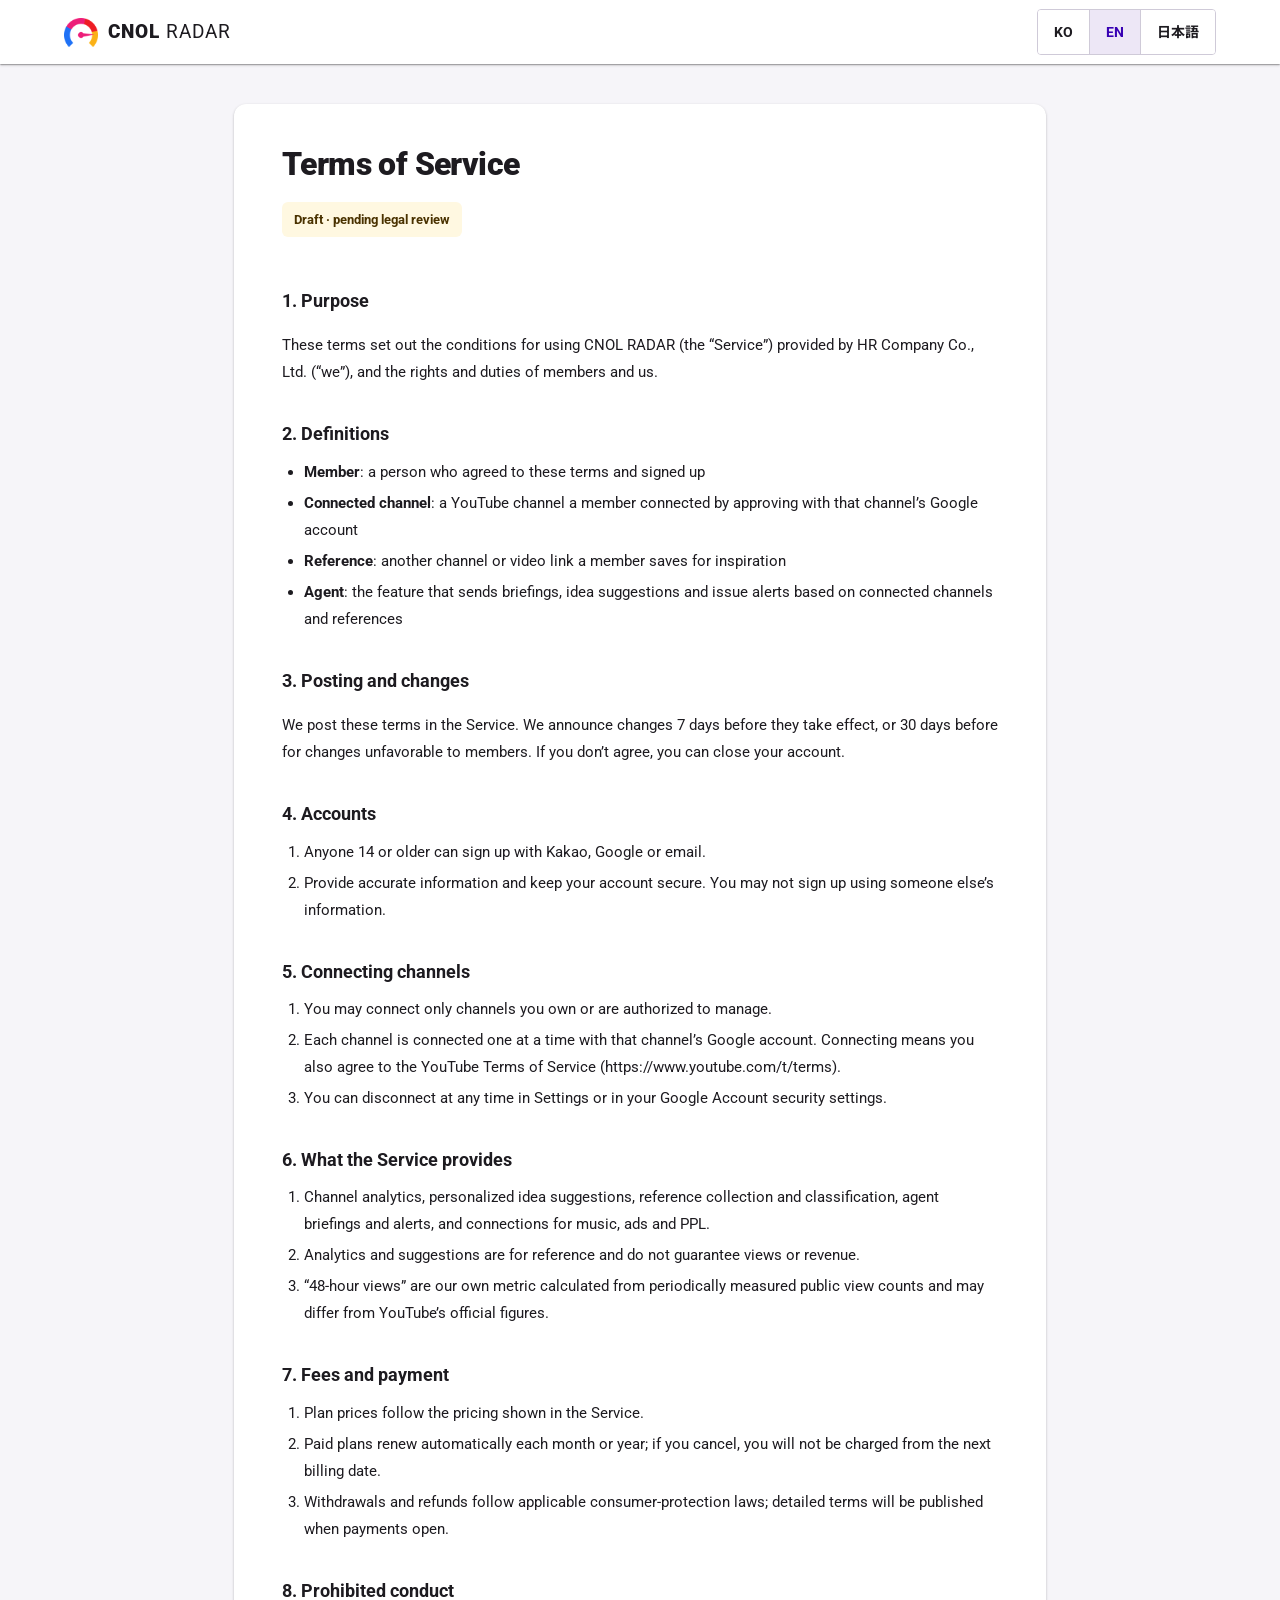
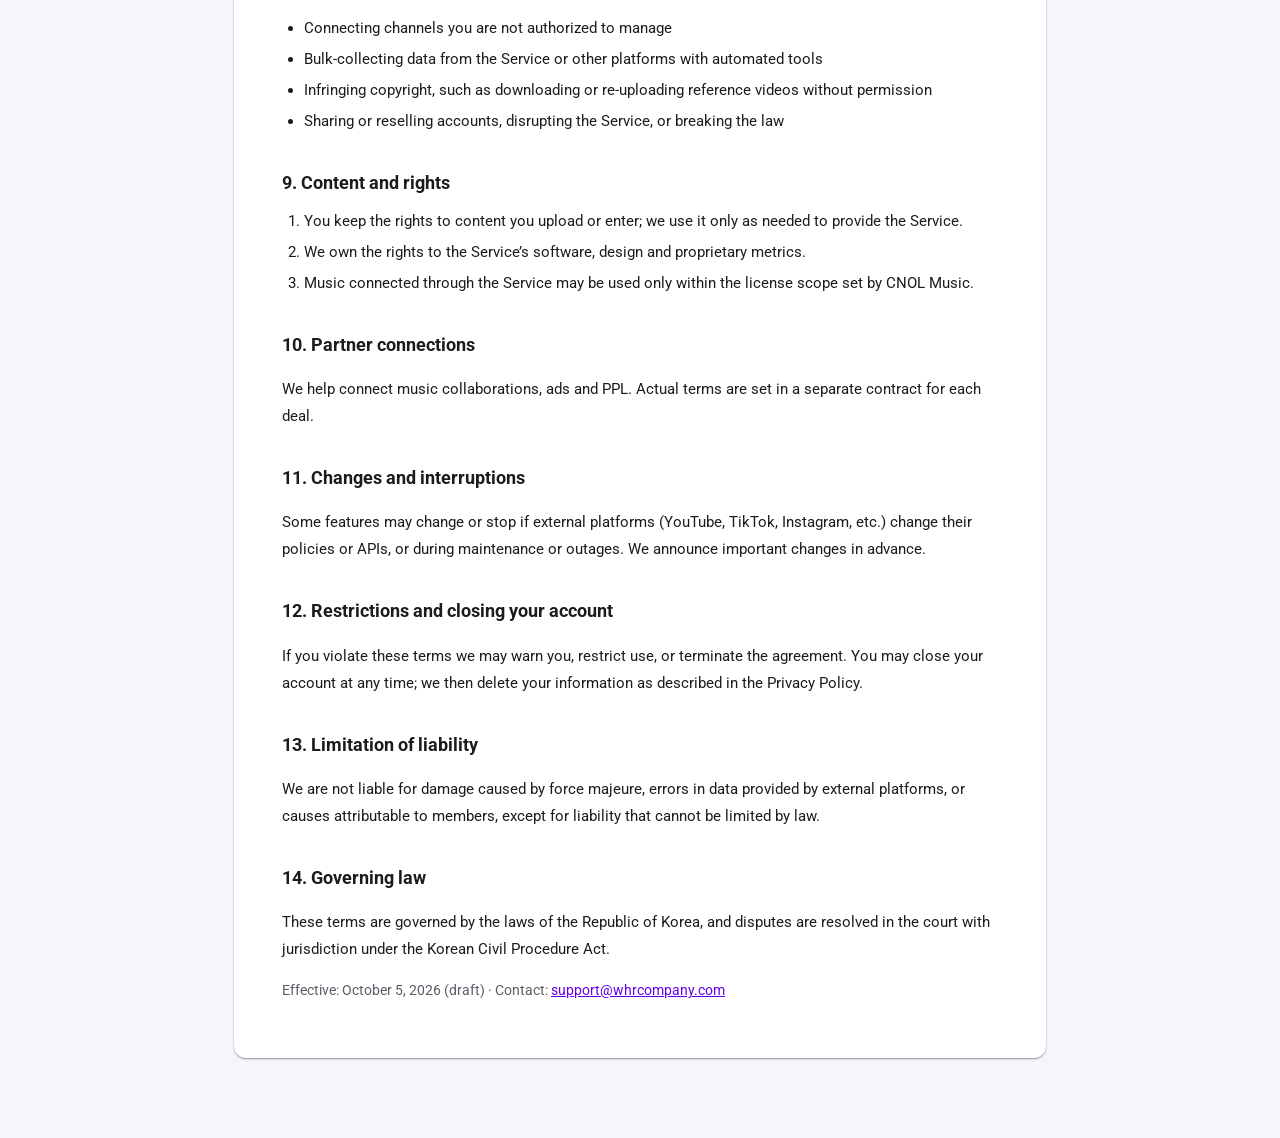
<file: terms.html>
<!doctype html>
<html lang="ko">
<head>
<meta charset="utf-8">
<meta name="viewport" content="width=device-width, initial-scale=1">
<meta name="color-scheme" content="only light">
<title>이용약관 · CNOL RADAR</title>
<meta name="description" content="CNOL RADAR 서비스 이용약관이에요.">
<meta property="og:type" content="website">
<meta property="og:site_name" content="CNOL RADAR">
<meta property="og:title" content="CNOL RADAR 이용약관">
<meta property="og:description" content="CNOL RADAR 서비스 이용약관이에요.">
<meta property="og:url" content="https://cnol-radar.vercel.app/terms">
<meta property="og:image" content="https://cnol-radar.vercel.app/og.png">
<meta property="og:image:width" content="1200">
<meta property="og:image:height" content="630">
<meta name="twitter:card" content="summary_large_image">
<meta name="theme-color" content="#6200EE">
<link rel="icon" href="/favicon.ico" sizes="any">
<link rel="icon" type="image/png" sizes="32x32" href="/favicon-32.png">
<link rel="apple-touch-icon" href="/apple-touch-icon.png">
<link rel="stylesheet" href="https://fonts.googleapis.com/css2?family=Noto+Sans+KR:wght@400;500;700;900&family=Noto+Sans+JP:wght@400;500;700;900&family=Roboto:wght@400;500;700;900&display=swap">
<link rel="stylesheet" href="/styles.css?v=15">
<style>
body{background:var(--bg)}
.doc{max-width:860px;margin:0 auto;padding:40px 24px 80px}
.doc article{background:#fff;border-radius:12px;box-shadow:var(--e1);padding:40px clamp(20px,5vw,48px);line-height:1.8;font-size:15px}
.doc h1{margin:0 0 8px;font-size:32px;font-weight:900;letter-spacing:-.6px;line-height:1.3}
.doc h2{margin:32px 0 8px;font-size:18px;font-weight:700}
.doc ol,.doc ul{padding-left:22px;margin:8px 0}
.doc li{margin:4px 0}
.draft{display:inline-flex;align-items:center;gap:8px;padding:6px 12px;border-radius:6px;background:var(--warn-bg);color:var(--warn-ink);font-size:13px;font-weight:700;margin:8px 0 16px}
.muted{color:var(--ink-2);font-size:14px}
</style>
</head>
<body>
<header style="background:#fff;box-shadow:var(--e1)">
  <div class="wrap" style="min-height:64px;display:flex;align-items:center;justify-content:space-between;gap:16px;flex-wrap:wrap">
    <a class="brand" href="/"><img src="/logo-96.png" alt="" width="34" height="29"><span class="word"><b>CNOL</b> RADAR</span></a>
    <div class="seg" role="group" aria-label="Language">
      <button type="button" data-lang="ko">KO</button><button type="button" data-lang="en">EN</button><button type="button" data-lang="ja">日本語</button>
    </div>
  </div>
</header>
<main class="doc">

<article lang="ko">
  <h1>이용약관</h1>
  <span class="draft">초안 · 법무 검토 전 문서예요</span>

  <h2>제1조 목적</h2>
  <p>이 약관은 에이치알컴퍼니 주식회사(이하 “회사”)가 제공하는 CNOL RADAR(이하 “서비스”)의 이용 조건과 절차, 회사와 회원의 권리와 의무를 정합니다.</p>

  <h2>제2조 용어</h2>
  <ul>
    <li><b>회원</b>: 이 약관에 동의하고 가입한 사람</li>
    <li><b>연결 채널</b>: 회원이 그 채널의 Google 계정으로 승인해 서비스에 연결한 YouTube 채널</li>
    <li><b>레퍼런스</b>: 회원이 참고하려고 등록한 다른 채널이나 영상 링크</li>
    <li><b>에이전트</b>: 연결 채널과 레퍼런스를 바탕으로 브리핑, 소재 추천, 이슈 알림을 보내는 서비스 기능</li>
  </ul>

  <h2>제3조 약관의 게시와 변경</h2>
  <p>회사는 이 약관을 서비스 화면에 게시합니다. 약관을 바꿀 때는 시행 7일 전에, 회원에게 불리한 변경은 30일 전에 알립니다. 바뀐 약관에 동의하지 않으면 탈퇴할 수 있습니다.</p>

  <h2>제4조 가입과 계정</h2>
  <ol>
    <li>만 14세 이상이면 카카오, Google, 이메일 중 하나로 가입할 수 있습니다.</li>
    <li>회원은 정확한 정보를 입력하고 계정을 안전하게 관리해야 합니다. 다른 사람의 정보로 가입할 수 없습니다.</li>
  </ol>

  <h2>제5조 채널 연결</h2>
  <ol>
    <li>회원은 본인이 소유하거나 관리 권한을 가진 채널만 연결할 수 있습니다.</li>
    <li>채널은 하나씩, 그 채널의 Google 계정으로 승인해 연결합니다. 연결하면 YouTube 서비스 약관(https://www.youtube.com/t/terms)에도 동의하게 됩니다.</li>
    <li>회원은 언제든 서비스 설정이나 Google 계정 보안 설정에서 연결을 끊을 수 있습니다.</li>
  </ol>

  <h2>제6조 서비스 내용</h2>
  <ol>
    <li>회사는 채널 분석, 맞춤 소재 추천, 레퍼런스 수집과 분류, 에이전트 브리핑과 알림, 음원·광고·PPL 연결을 제공합니다.</li>
    <li>분석과 추천은 참고 정보이며, 조회수나 수익을 보장하지 않습니다.</li>
    <li>‘48시간 조회수’는 공개 조회수를 주기적으로 측정해 회사가 계산한 자체 지표로, YouTube 공식 수치와 다를 수 있습니다.</li>
  </ol>

  <h2>제7조 요금과 결제</h2>
  <ol>
    <li>요금제별 요금은 서비스의 요금 안내를 따릅니다.</li>
    <li>유료 요금제는 매월 또는 매년 자동으로 결제되며, 해지하면 다음 결제일부터 청구되지 않습니다.</li>
    <li>청약철회와 환불은 「전자상거래 등에서의 소비자보호에 관한 법률」 등 관련 법령을 따르며, 세부 기준은 결제 기능을 열 때 함께 안내합니다.</li>
  </ol>

  <h2>제8조 회원이 하면 안 되는 일</h2>
  <ul>
    <li>권한 없는 채널을 연결하는 일</li>
    <li>서비스나 다른 플랫폼의 데이터를 자동화 도구로 대량 수집하는 일</li>
    <li>레퍼런스 영상을 무단으로 내려받거나 다시 올리는 등 남의 저작권을 침해하는 일</li>
    <li>계정을 공유하거나 되파는 일, 서비스 운영을 방해하는 일, 법령을 어기는 일</li>
  </ul>

  <h2>제9조 콘텐츠와 권리</h2>
  <ol>
    <li>회원이 올리거나 입력한 콘텐츠의 권리는 회원에게 있으며, 회사는 서비스를 제공하는 데 필요한 범위에서만 씁니다.</li>
    <li>서비스의 소프트웨어, 디자인, 자체 지표에 대한 권리는 회사에 있습니다.</li>
    <li>서비스에서 연결된 음원은 크놀뮤직이 정한 라이선스 범위 안에서만 쓸 수 있습니다.</li>
  </ol>

  <h2>제10조 협업 연결</h2>
  <p>회사는 음원 협업, 광고, PPL을 연결하는 일을 돕습니다. 실제 조건은 해당 건마다 따로 맺는 계약에서 정합니다.</p>

  <h2>제11조 서비스 변경과 중단</h2>
  <p>YouTube, TikTok, Instagram 등 외부 플랫폼의 정책이나 API가 바뀌거나, 점검·장애가 생기면 일부 기능이 바뀌거나 멈출 수 있습니다. 중요한 변경은 미리 알립니다.</p>

  <h2>제12조 이용 제한과 탈퇴</h2>
  <p>회원이 이 약관을 어기면 회사는 경고, 이용 제한, 계약 해지를 할 수 있습니다. 회원은 언제든 탈퇴할 수 있으며, 탈퇴하면 개인정보처리방침에 따라 정보를 삭제합니다.</p>

  <h2>제13조 책임의 한계</h2>
  <p>회사는 천재지변 같은 불가항력, 외부 플랫폼이 제공한 데이터의 오류, 회원의 책임 있는 사유로 생긴 손해에는 책임지지 않습니다. 다만 법령상 제한할 수 없는 책임은 예외입니다.</p>

  <h2>제14조 분쟁 해결</h2>
  <p>이 약관은 대한민국 법을 따르며, 분쟁은 민사소송법에 따른 관할 법원에서 해결합니다.</p>

  <p class="muted">시행일: 2026년 10월 5일(초안) · 문의: <a href="mailto:support@whrcompany.com">support@whrcompany.com</a></p>
</article>

<article lang="en" hidden>
  <h1>Terms of Service</h1>
  <span class="draft">Draft · pending legal review</span>

  <h2>1. Purpose</h2>
  <p>These terms set out the conditions for using CNOL RADAR (the “Service”) provided by HR Company Co., Ltd. (“we”), and the rights and duties of members and us.</p>

  <h2>2. Definitions</h2>
  <ul>
    <li><b>Member</b>: a person who agreed to these terms and signed up</li>
    <li><b>Connected channel</b>: a YouTube channel a member connected by approving with that channel’s Google account</li>
    <li><b>Reference</b>: another channel or video link a member saves for inspiration</li>
    <li><b>Agent</b>: the feature that sends briefings, idea suggestions and issue alerts based on connected channels and references</li>
  </ul>

  <h2>3. Posting and changes</h2>
  <p>We post these terms in the Service. We announce changes 7 days before they take effect, or 30 days before for changes unfavorable to members. If you don’t agree, you can close your account.</p>

  <h2>4. Accounts</h2>
  <ol>
    <li>Anyone 14 or older can sign up with Kakao, Google or email.</li>
    <li>Provide accurate information and keep your account secure. You may not sign up using someone else’s information.</li>
  </ol>

  <h2>5. Connecting channels</h2>
  <ol>
    <li>You may connect only channels you own or are authorized to manage.</li>
    <li>Each channel is connected one at a time with that channel’s Google account. Connecting means you also agree to the YouTube Terms of Service (https://www.youtube.com/t/terms).</li>
    <li>You can disconnect at any time in Settings or in your Google Account security settings.</li>
  </ol>

  <h2>6. What the Service provides</h2>
  <ol>
    <li>Channel analytics, personalized idea suggestions, reference collection and classification, agent briefings and alerts, and connections for music, ads and PPL.</li>
    <li>Analytics and suggestions are for reference and do not guarantee views or revenue.</li>
    <li>“48-hour views” are our own metric calculated from periodically measured public view counts and may differ from YouTube’s official figures.</li>
  </ol>

  <h2>7. Fees and payment</h2>
  <ol>
    <li>Plan prices follow the pricing shown in the Service.</li>
    <li>Paid plans renew automatically each month or year; if you cancel, you will not be charged from the next billing date.</li>
    <li>Withdrawals and refunds follow applicable consumer-protection laws; detailed terms will be published when payments open.</li>
  </ol>

  <h2>8. Prohibited conduct</h2>
  <ul>
    <li>Connecting channels you are not authorized to manage</li>
    <li>Bulk-collecting data from the Service or other platforms with automated tools</li>
    <li>Infringing copyright, such as downloading or re-uploading reference videos without permission</li>
    <li>Sharing or reselling accounts, disrupting the Service, or breaking the law</li>
  </ul>

  <h2>9. Content and rights</h2>
  <ol>
    <li>You keep the rights to content you upload or enter; we use it only as needed to provide the Service.</li>
    <li>We own the rights to the Service’s software, design and proprietary metrics.</li>
    <li>Music connected through the Service may be used only within the license scope set by CNOL Music.</li>
  </ol>

  <h2>10. Partner connections</h2>
  <p>We help connect music collaborations, ads and PPL. Actual terms are set in a separate contract for each deal.</p>

  <h2>11. Changes and interruptions</h2>
  <p>Some features may change or stop if external platforms (YouTube, TikTok, Instagram, etc.) change their policies or APIs, or during maintenance or outages. We announce important changes in advance.</p>

  <h2>12. Restrictions and closing your account</h2>
  <p>If you violate these terms we may warn you, restrict use, or terminate the agreement. You may close your account at any time; we then delete your information as described in the Privacy Policy.</p>

  <h2>13. Limitation of liability</h2>
  <p>We are not liable for damage caused by force majeure, errors in data provided by external platforms, or causes attributable to members, except for liability that cannot be limited by law.</p>

  <h2>14. Governing law</h2>
  <p>These terms are governed by the laws of the Republic of Korea, and disputes are resolved in the court with jurisdiction under the Korean Civil Procedure Act.</p>

  <p class="muted">Effective: October 5, 2026 (draft) · Contact: <a href="mailto:support@whrcompany.com">support@whrcompany.com</a></p>
</article>

<article lang="ja" hidden>
  <h1>利用規約</h1>
  <span class="draft">草案 · 法務確認前の文書です</span>

  <h2>第1条 目的</h2>
  <p>本規約は、HR Company株式会社（以下「当社」）が提供する CNOL RADAR（以下「本サービス」）の利用条件と手続き、当社と会員の権利・義務を定めます。</p>

  <h2>第2条 用語</h2>
  <ul>
    <li><b>会員</b>：本規約に同意して登録した方</li>
    <li><b>連携チャンネル</b>：会員がそのチャンネルのGoogleアカウントで承認して連携したYouTubeチャンネル</li>
    <li><b>リファレンス</b>：会員が参考のために登録した他のチャンネルや動画のリンク</li>
    <li><b>エージェント</b>：連携チャンネルとリファレンスをもとに、ブリーフィング・ネタ提案・問題通知を送る機能</li>
  </ul>

  <h2>第3条 規約の掲示と変更</h2>
  <p>当社は本規約を本サービス上に掲示します。変更する場合は施行の7日前に、会員に不利な変更は30日前にお知らせします。変更に同意しない場合は退会できます。</p>

  <h2>第4条 登録とアカウント</h2>
  <ol>
    <li>14歳以上の方は、カカオ・Google・メールのいずれかで登録できます。</li>
    <li>会員は正確な情報を入力し、アカウントを安全に管理してください。他人の情報で登録することはできません。</li>
  </ol>

  <h2>第5条 チャンネル連携</h2>
  <ol>
    <li>会員は自分が所有する、または管理権限を持つチャンネルのみ連携できます。</li>
    <li>チャンネルは1つずつ、そのチャンネルのGoogleアカウントで承認して連携します。連携するとYouTube利用規約（https://www.youtube.com/t/terms）にも同意したものとみなされます。</li>
    <li>会員はいつでも本サービスの設定またはGoogleアカウントのセキュリティ設定で連携を解除できます。</li>
  </ol>

  <h2>第6条 サービス内容</h2>
  <ol>
    <li>チャンネル分析、パーソナライズされたネタ提案、リファレンスの収集と分類、エージェントのブリーフィングと通知、音源・広告・PPLの仲介を提供します。</li>
    <li>分析と提案は参考情報であり、再生数や収益を保証するものではありません。</li>
    <li>「48時間再生数」は公開再生数を定期的に計測して当社が算出した独自指標で、YouTubeの公式数値と異なる場合があります。</li>
  </ol>

  <h2>第7条 料金と決済</h2>
  <ol>
    <li>プランごとの料金は本サービスの料金案内に従います。</li>
    <li>有料プランは毎月または毎年自動で決済され、解約すると次回決済日から請求されません。</li>
    <li>申込みの撤回と返金は関係法令に従い、詳細な基準は決済機能の公開時にご案内します。</li>
  </ol>

  <h2>第8条 禁止事項</h2>
  <ul>
    <li>権限のないチャンネルを連携すること</li>
    <li>本サービスや他のプラットフォームのデータを自動化ツールで大量に収集すること</li>
    <li>リファレンス動画を無断でダウンロード・再アップロードするなど、他人の著作権を侵害すること</li>
    <li>アカウントの共有・転売、サービス運営の妨害、法令違反</li>
  </ul>

  <h2>第9条 コンテンツと権利</h2>
  <ol>
    <li>会員がアップロード・入力したコンテンツの権利は会員にあり、当社はサービス提供に必要な範囲でのみ使用します。</li>
    <li>本サービスのソフトウェア、デザイン、独自指標の権利は当社にあります。</li>
    <li>本サービスで紹介された音源は、CNOL Musicが定めるライセンスの範囲内でのみ使用できます。</li>
  </ol>

  <h2>第10条 コラボの仲介</h2>
  <p>当社は音源コラボ・広告・PPLの仲介をお手伝いします。実際の条件は案件ごとに別途締結する契約で定めます。</p>

  <h2>第11条 サービスの変更と中断</h2>
  <p>YouTube、TikTok、Instagramなど外部プラットフォームのポリシーやAPIの変更、メンテナンスや障害により、一部の機能が変更・停止する場合があります。重要な変更は事前にお知らせします。</p>

  <h2>第12条 利用制限と退会</h2>
  <p>会員が本規約に違反した場合、当社は警告、利用制限、契約解除を行うことがあります。会員はいつでも退会でき、退会時にはプライバシーポリシーに従って情報を削除します。</p>

  <h2>第13条 責任の制限</h2>
  <p>当社は、天災などの不可抗力、外部プラットフォームが提供したデータの誤り、会員の責に帰すべき事由による損害について責任を負いません。ただし法令上制限できない責任は除きます。</p>

  <h2>第14条 紛争の解決</h2>
  <p>本規約は大韓民国の法律に準拠し、紛争は韓国民事訴訟法に基づく管轄裁判所で解決します。</p>

  <p class="muted">施行日：2026年10月5日（草案）・お問い合わせ：<a href="mailto:support@whrcompany.com">support@whrcompany.com</a></p>
</article>

</main>
<script src="/legal.js?v=15"></script>
</body>
</html>
</file>
<file: fonts/pretendard/pretendardvariable-dynamic-subset.css>
/*
Copyright (c) 2021 Kil Hyung-jin, with Reserved Font Name Pretendard.
https://github.com/orioncactus/pretendard

This Font Software is licensed under the SIL Open Font License, Version 1.1.
This license is copied below, and is also available with a FAQ at:
http://scripts.sil.org/OFL
*/
/* [0] */
@font-face {
	font-family: 'Pretendard Variable';
	font-style: normal;
	font-display: swap;
	font-weight: 45 920;
	src: url(./woff2-dynamic-subset/PretendardVariable.subset.0.woff2) format('woff2-variations');
	unicode-range: U+f9ca-fa0b, U+ff03-ff05, U+ff07, U+ff0a-ff0b, U+ff0d-ff19, U+ff1b, U+ff1d, U+ff20-ff5b, U+ff5d, U+ffe0-ffe3, U+ffe5-ffe6;
}

/* [1] */
@font-face {
	font-family: 'Pretendard Variable';
	font-style: normal;
	font-display: swap;
	font-weight: 45 920;
	src: url(./woff2-dynamic-subset/PretendardVariable.subset.1.woff2) format('woff2-variations');
	unicode-range: U+d723-d728, U+d72a-d733, U+d735-d748, U+d74a-d74f, U+d752-d753, U+d755-d757, U+d75a-d75f, U+d762-d764, U+d766-d768, U+d76a-d76b, U+d76d-d76f, U+d771-d787, U+d789-d78b, U+d78d-d78f, U+d791-d797, U+d79a, U+d79c, U+d79e-d7a3, U+f900-f909, U+f90b-f92e;
}

/* [2] */
@font-face {
	font-family: 'Pretendard Variable';
	font-style: normal;
	font-display: swap;
	font-weight: 45 920;
	src: url(./woff2-dynamic-subset/PretendardVariable.subset.2.woff2) format('woff2-variations');
	unicode-range: U+d679-d68b, U+d68e-d69e, U+d6a0, U+d6a2-d6a7, U+d6a9-d6c3, U+d6c6-d6c7, U+d6c9-d6cb, U+d6cd-d6d3, U+d6d5-d6d6, U+d6d8-d6e3, U+d6e5-d6e7, U+d6e9-d6fb, U+d6fd-d717, U+d719-d71f, U+d721-d722;
}

/* [3] */
@font-face {
	font-family: 'Pretendard Variable';
	font-style: normal;
	font-display: swap;
	font-weight: 45 920;
	src: url(./woff2-dynamic-subset/PretendardVariable.subset.3.woff2) format('woff2-variations');
	unicode-range: U+d5bc-d5c7, U+d5ca-d5cb, U+d5cd-d5cf, U+d5d1-d5d7, U+d5d9-d5da, U+d5dc, U+d5de-d5e3, U+d5e6-d5e7, U+d5e9-d5eb, U+d5ed-d5f6, U+d5f8, U+d5fa-d5ff, U+d602-d603, U+d605-d607, U+d609-d60f, U+d612-d613, U+d616-d61b, U+d61d-d637, U+d63a-d63b, U+d63d-d63f, U+d641-d647, U+d64a-d64c, U+d64e-d653, U+d656-d657, U+d659-d65b, U+d65d-d666, U+d668, U+d66a-d678;
}

/* [4] */
@font-face {
	font-family: 'Pretendard Variable';
	font-style: normal;
	font-display: swap;
	font-weight: 45 920;
	src: url(./woff2-dynamic-subset/PretendardVariable.subset.4.woff2) format('woff2-variations');
	unicode-range: U+d507, U+d509-d50b, U+d50d-d513, U+d515-d53b, U+d53e-d53f, U+d541-d543, U+d545-d54c, U+d54e, U+d550, U+d552-d557, U+d55a-d55b, U+d55d-d55f, U+d561-d564, U+d566-d567, U+d56a, U+d56c, U+d56e-d573, U+d576-d577, U+d579-d583, U+d585-d586, U+d58a-d5a4, U+d5a6-d5bb;
}

/* [5] */
@font-face {
	font-family: 'Pretendard Variable';
	font-style: normal;
	font-display: swap;
	font-weight: 45 920;
	src: url(./woff2-dynamic-subset/PretendardVariable.subset.5.woff2) format('woff2-variations');
	unicode-range: U+d464-d477, U+d47a-d47b, U+d47d-d47f, U+d481-d487, U+d489-d48a, U+d48c, U+d48e-d4e7, U+d4e9-d503, U+d505-d506;
}

/* [6] */
@font-face {
	font-family: 'Pretendard Variable';
	font-style: normal;
	font-display: swap;
	font-weight: 45 920;
	src: url(./woff2-dynamic-subset/PretendardVariable.subset.6.woff2) format('woff2-variations');
	unicode-range: U+d3bf-d3c7, U+d3ca-d3cf, U+d3d1-d3eb, U+d3ee-d3ef, U+d3f1-d3f3, U+d3f5-d3fb, U+d3fd-d400, U+d402-d45b, U+d45d-d463;
}

/* [7] */
@font-face {
	font-family: 'Pretendard Variable';
	font-style: normal;
	font-display: swap;
	font-weight: 45 920;
	src: url(./woff2-dynamic-subset/PretendardVariable.subset.7.woff2) format('woff2-variations');
	unicode-range: U+d2ff, U+d302-d304, U+d306-d30b, U+d30f, U+d311-d313, U+d315-d31b, U+d31e, U+d322-d324, U+d326-d327, U+d32a-d32b, U+d32d-d32f, U+d331-d337, U+d339-d33c, U+d33e-d37b, U+d37e-d37f, U+d381-d383, U+d385-d38b, U+d38e-d390, U+d392-d397, U+d39a-d39b, U+d39d-d39f, U+d3a1-d3a7, U+d3a9-d3aa, U+d3ac, U+d3ae-d3b3, U+d3b5-d3b7, U+d3b9-d3bb, U+d3bd-d3be;
}

/* [8] */
@font-face {
	font-family: 'Pretendard Variable';
	font-style: normal;
	font-display: swap;
	font-weight: 45 920;
	src: url(./woff2-dynamic-subset/PretendardVariable.subset.8.woff2) format('woff2-variations');
	unicode-range: U+d257-d27f, U+d281-d29b, U+d29d-d29f, U+d2a1-d2ab, U+d2ad-d2b7, U+d2ba-d2bb, U+d2bd-d2bf, U+d2c1-d2c7, U+d2c9-d2ef, U+d2f2-d2f3, U+d2f5-d2f7, U+d2f9-d2fe;
}

/* [9] */
@font-face {
	font-family: 'Pretendard Variable';
	font-style: normal;
	font-display: swap;
	font-weight: 45 920;
	src: url(./woff2-dynamic-subset/PretendardVariable.subset.9.woff2) format('woff2-variations');
	unicode-range: U+d1b4, U+d1b6-d1f3, U+d1f5-d22b, U+d22e-d22f, U+d231-d233, U+d235-d23b, U+d23d-d240, U+d242-d256;
}

/* [10] */
@font-face {
	font-family: 'Pretendard Variable';
	font-style: normal;
	font-display: swap;
	font-weight: 45 920;
	src: url(./woff2-dynamic-subset/PretendardVariable.subset.10.woff2) format('woff2-variations');
	unicode-range: U+d105-d12f, U+d132-d133, U+d135-d137, U+d139-d13f, U+d141-d142, U+d144, U+d146-d14b, U+d14e-d14f, U+d151-d153, U+d155-d15b, U+d15e-d187, U+d189-d19f, U+d1a2-d1a3, U+d1a5-d1a7, U+d1a9-d1af, U+d1b2-d1b3;
}

/* [11] */
@font-face {
	font-family: 'Pretendard Variable';
	font-style: normal;
	font-display: swap;
	font-weight: 45 920;
	src: url(./woff2-dynamic-subset/PretendardVariable.subset.11.woff2) format('woff2-variations');
	unicode-range: U+d04b-d04f, U+d051-d057, U+d059-d06b, U+d06d-d06f, U+d071-d073, U+d075-d07b, U+d07e-d0a3, U+d0a6-d0a7, U+d0a9-d0ab, U+d0ad-d0b3, U+d0b6, U+d0b8, U+d0ba-d0bf, U+d0c2-d0c3, U+d0c5-d0c7, U+d0c9-d0cf, U+d0d2, U+d0d6-d0db, U+d0de-d0df, U+d0e1-d0e3, U+d0e5-d0eb, U+d0ee-d0f0, U+d0f2-d104;
}

/* [12] */
@font-face {
	font-family: 'Pretendard Variable';
	font-style: normal;
	font-display: swap;
	font-weight: 45 920;
	src: url(./woff2-dynamic-subset/PretendardVariable.subset.12.woff2) format('woff2-variations');
	unicode-range: U+cfa2-cfc3, U+cfc5-cfdf, U+cfe2-cfe3, U+cfe5-cfe7, U+cfe9-cff4, U+cff6-cffb, U+cffd-cfff, U+d001-d003, U+d005-d017, U+d019-d033, U+d036-d037, U+d039-d03b, U+d03d-d04a;
}

/* [13] */
@font-face {
	font-family: 'Pretendard Variable';
	font-style: normal;
	font-display: swap;
	font-weight: 45 920;
	src: url(./woff2-dynamic-subset/PretendardVariable.subset.13.woff2) format('woff2-variations');
	unicode-range: U+cef0-cef3, U+cef6, U+cef9-ceff, U+cf01-cf03, U+cf05-cf07, U+cf09-cf0f, U+cf11-cf12, U+cf14-cf1b, U+cf1d-cf1f, U+cf21-cf2f, U+cf31-cf53, U+cf56-cf57, U+cf59-cf5b, U+cf5d-cf63, U+cf66, U+cf68, U+cf6a-cf6f, U+cf71-cf84, U+cf86-cf8b, U+cf8d-cfa1;
}

/* [14] */
@font-face {
	font-family: 'Pretendard Variable';
	font-style: normal;
	font-display: swap;
	font-weight: 45 920;
	src: url(./woff2-dynamic-subset/PretendardVariable.subset.14.woff2) format('woff2-variations');
	unicode-range: U+ce3c-ce57, U+ce5a-ce5b, U+ce5d-ce5f, U+ce61-ce67, U+ce6a, U+ce6c, U+ce6e-ce73, U+ce76-ce77, U+ce79-ce7b, U+ce7d-ce83, U+ce85-ce88, U+ce8a-ce8f, U+ce91-ce93, U+ce95-ce97, U+ce99-ce9f, U+cea2, U+cea4-ceab, U+cead-cee3, U+cee6-cee7, U+cee9-ceeb, U+ceed-ceef;
}

/* [15] */
@font-face {
	font-family: 'Pretendard Variable';
	font-style: normal;
	font-display: swap;
	font-weight: 45 920;
	src: url(./woff2-dynamic-subset/PretendardVariable.subset.15.woff2) format('woff2-variations');
	unicode-range: U+cd92-cd93, U+cd96-cd97, U+cd99-cd9b, U+cd9d-cda3, U+cda6-cda8, U+cdaa-cdaf, U+cdb1-cdc3, U+cdc5-cdcb, U+cdcd-cde7, U+cde9-ce03, U+ce05-ce1f, U+ce22-ce34, U+ce36-ce3b;
}

/* [16] */
@font-face {
	font-family: 'Pretendard Variable';
	font-style: normal;
	font-display: swap;
	font-weight: 45 920;
	src: url(./woff2-dynamic-subset/PretendardVariable.subset.16.woff2) format('woff2-variations');
	unicode-range: U+ccef-cd07, U+cd0a-cd0b, U+cd0d-cd1a, U+cd1c, U+cd1e-cd2b, U+cd2d-cd5b, U+cd5d-cd77, U+cd79-cd91;
}

/* [17] */
@font-face {
	font-family: 'Pretendard Variable';
	font-style: normal;
	font-display: swap;
	font-weight: 45 920;
	src: url(./woff2-dynamic-subset/PretendardVariable.subset.17.woff2) format('woff2-variations');
	unicode-range: U+cc3f-cc43, U+cc46-cc47, U+cc49-cc4b, U+cc4d-cc53, U+cc55-cc58, U+cc5a-cc5f, U+cc61-cc97, U+cc9a-cc9b, U+cc9d-cc9f, U+cca1-cca7, U+ccaa, U+ccac, U+ccae-ccb3, U+ccb6-ccb7, U+ccb9-ccbb, U+ccbd-cccf, U+ccd1-cce3, U+cce5-ccee;
}

/* [18] */
@font-face {
	font-family: 'Pretendard Variable';
	font-style: normal;
	font-display: swap;
	font-weight: 45 920;
	src: url(./woff2-dynamic-subset/PretendardVariable.subset.18.woff2) format('woff2-variations');
	unicode-range: U+cb91-cbd3, U+cbd5-cbe3, U+cbe5-cc0b, U+cc0e-cc0f, U+cc11-cc13, U+cc15-cc1b, U+cc1d-cc20, U+cc23-cc27, U+cc2a-cc2b, U+cc2d, U+cc2f, U+cc31-cc37, U+cc3a, U+cc3c;
}

/* [19] */
@font-face {
	font-family: 'Pretendard Variable';
	font-style: normal;
	font-display: swap;
	font-weight: 45 920;
	src: url(./woff2-dynamic-subset/PretendardVariable.subset.19.woff2) format('woff2-variations');
	unicode-range: U+caf4-cb47, U+cb4a-cb90;
}

/* [20] */
@font-face {
	font-family: 'Pretendard Variable';
	font-style: normal;
	font-display: swap;
	font-weight: 45 920;
	src: url(./woff2-dynamic-subset/PretendardVariable.subset.20.woff2) format('woff2-variations');
	unicode-range: U+ca4a-ca4b, U+ca4e-ca4f, U+ca51-ca53, U+ca55-ca5b, U+ca5d-ca60, U+ca62-ca83, U+ca85-cabb, U+cabe-cabf, U+cac1-cac3, U+cac5-cacb, U+cacd-cad0, U+cad2, U+cad4-cad8, U+cada-caf3;
}

/* [21] */
@font-face {
	font-family: 'Pretendard Variable';
	font-style: normal;
	font-display: swap;
	font-weight: 45 920;
	src: url(./woff2-dynamic-subset/PretendardVariable.subset.21.woff2) format('woff2-variations');
	unicode-range: U+c996-c997, U+c99a-c99c, U+c99e-c9bf, U+c9c2-c9c3, U+c9c5-c9c7, U+c9c9-c9cf, U+c9d2, U+c9d4, U+c9d7-c9d8, U+c9db, U+c9de-c9df, U+c9e1-c9e3, U+c9e5-c9e6, U+c9e8-c9eb, U+c9ee-c9f0, U+c9f2-c9f7, U+c9f9-ca0b, U+ca0d-ca28, U+ca2a-ca49;
}

/* [22] */
@font-face {
	font-family: 'Pretendard Variable';
	font-style: normal;
	font-display: swap;
	font-weight: 45 920;
	src: url(./woff2-dynamic-subset/PretendardVariable.subset.22.woff2) format('woff2-variations');
	unicode-range: U+c8e9-c8f4, U+c8f6-c8fb, U+c8fe-c8ff, U+c901-c903, U+c905-c90b, U+c90e-c910, U+c912-c917, U+c919-c92b, U+c92d-c94f, U+c951-c953, U+c955-c96b, U+c96d-c973, U+c975-c987, U+c98a-c98b, U+c98d-c98f, U+c991-c995;
}

/* [23] */
@font-face {
	font-family: 'Pretendard Variable';
	font-style: normal;
	font-display: swap;
	font-weight: 45 920;
	src: url(./woff2-dynamic-subset/PretendardVariable.subset.23.woff2) format('woff2-variations');
	unicode-range: U+c841-c84b, U+c84d-c86f, U+c872-c873, U+c875-c877, U+c879-c87f, U+c882-c884, U+c887-c88a, U+c88d-c8c3, U+c8c5-c8df, U+c8e1-c8e8;
}

/* [24] */
@font-face {
	font-family: 'Pretendard Variable';
	font-style: normal;
	font-display: swap;
	font-weight: 45 920;
	src: url(./woff2-dynamic-subset/PretendardVariable.subset.24.woff2) format('woff2-variations');
	unicode-range: U+c779-c77b, U+c77e-c782, U+c786, U+c78b, U+c78d, U+c78f, U+c792-c793, U+c795, U+c797, U+c799-c79f, U+c7a2, U+c7a7-c7ab, U+c7ae-c7bb, U+c7bd-c7c0, U+c7c2-c7c7, U+c7c9-c7dc, U+c7de-c7ff, U+c802-c803, U+c805-c807, U+c809, U+c80b-c80f, U+c812, U+c814, U+c817-c81b, U+c81e-c81f, U+c821-c823, U+c825-c82e, U+c830-c837, U+c839-c83b, U+c83d-c840;
}

/* [25] */
@font-face {
	font-family: 'Pretendard Variable';
	font-style: normal;
	font-display: swap;
	font-weight: 45 920;
	src: url(./woff2-dynamic-subset/PretendardVariable.subset.25.woff2) format('woff2-variations');
	unicode-range: U+c6bb-c6bf, U+c6c2, U+c6c4, U+c6c6-c6cb, U+c6ce-c6cf, U+c6d1-c6d3, U+c6d5-c6db, U+c6dd-c6df, U+c6e1-c6e7, U+c6e9-c6eb, U+c6ed-c6ef, U+c6f1-c6f8, U+c6fa-c703, U+c705-c707, U+c709-c70b, U+c70d-c716, U+c718, U+c71a-c71f, U+c722-c723, U+c725-c727, U+c729-c734, U+c736-c73b, U+c73e-c73f, U+c741-c743, U+c745-c74b, U+c74e-c750, U+c752-c757, U+c759-c773, U+c776-c777;
}

/* [26] */
@font-face {
	font-family: 'Pretendard Variable';
	font-style: normal;
	font-display: swap;
	font-weight: 45 920;
	src: url(./woff2-dynamic-subset/PretendardVariable.subset.26.woff2) format('woff2-variations');
	unicode-range: U+c5f5-c5fb, U+c5fe, U+c602-c605, U+c607, U+c609-c60f, U+c611-c61a, U+c61c-c623, U+c626-c627, U+c629-c62b, U+c62d, U+c62f-c632, U+c636, U+c638, U+c63a-c63f, U+c642-c643, U+c645-c647, U+c649-c652, U+c656-c65b, U+c65d-c65f, U+c661-c663, U+c665-c677, U+c679-c67b, U+c67d-c693, U+c696-c697, U+c699-c69b, U+c69d-c6a3, U+c6a6, U+c6a8, U+c6aa-c6af, U+c6b2-c6b3, U+c6b5-c6b7, U+c6b9-c6ba;
}

/* [27] */
@font-face {
	font-family: 'Pretendard Variable';
	font-style: normal;
	font-display: swap;
	font-weight: 45 920;
	src: url(./woff2-dynamic-subset/PretendardVariable.subset.27.woff2) format('woff2-variations');
	unicode-range: U+c517-c527, U+c52a-c52b, U+c52d-c52f, U+c531-c538, U+c53a, U+c53c, U+c53e-c543, U+c546-c547, U+c54b, U+c54d-c552, U+c556, U+c55a-c55b, U+c55d, U+c55f, U+c562-c563, U+c565-c567, U+c569-c56f, U+c572, U+c574, U+c576-c57b, U+c57e-c57f, U+c581-c583, U+c585-c586, U+c588-c58b, U+c58e, U+c590, U+c592-c596, U+c599-c5b3, U+c5b6-c5b7, U+c5ba, U+c5be-c5c3, U+c5ca-c5cb, U+c5cd, U+c5cf, U+c5d2-c5d3, U+c5d5-c5d7, U+c5d9-c5df, U+c5e1-c5e2, U+c5e4, U+c5e6-c5eb, U+c5ef, U+c5f1-c5f3;
}

/* [28] */
@font-face {
	font-family: 'Pretendard Variable';
	font-style: normal;
	font-display: swap;
	font-weight: 45 920;
	src: url(./woff2-dynamic-subset/PretendardVariable.subset.28.woff2) format('woff2-variations');
	unicode-range: U+c475-c4ef, U+c4f2-c4f3, U+c4f5-c4f7, U+c4f9-c4ff, U+c502-c50b, U+c50d-c516;
}

/* [29] */
@font-face {
	font-family: 'Pretendard Variable';
	font-style: normal;
	font-display: swap;
	font-weight: 45 920;
	src: url(./woff2-dynamic-subset/PretendardVariable.subset.29.woff2) format('woff2-variations');
	unicode-range: U+c3d0-c3d7, U+c3da-c3db, U+c3dd-c3de, U+c3e1-c3ec, U+c3ee-c3f3, U+c3f5-c42b, U+c42d-c463, U+c466-c474;
}

/* [30] */
@font-face {
	font-family: 'Pretendard Variable';
	font-style: normal;
	font-display: swap;
	font-weight: 45 920;
	src: url(./woff2-dynamic-subset/PretendardVariable.subset.30.woff2) format('woff2-variations');
	unicode-range: U+c32b-c367, U+c36a-c36b, U+c36d-c36f, U+c371-c377, U+c37a-c37b, U+c37e-c383, U+c385-c387, U+c389-c3cf;
}

/* [31] */
@font-face {
	font-family: 'Pretendard Variable';
	font-style: normal;
	font-display: swap;
	font-weight: 45 920;
	src: url(./woff2-dynamic-subset/PretendardVariable.subset.31.woff2) format('woff2-variations');
	unicode-range: U+c26a-c26b, U+c26d-c26f, U+c271-c273, U+c275-c27b, U+c27e-c287, U+c289-c28f, U+c291-c297, U+c299-c29a, U+c29c-c2a3, U+c2a5-c2a7, U+c2a9-c2ab, U+c2ad-c2b3, U+c2b6, U+c2b8, U+c2ba-c2bb, U+c2bd-c2db, U+c2de-c2df, U+c2e1-c2e2, U+c2e5-c2ea, U+c2ee, U+c2f0, U+c2f2-c2f5, U+c2f7, U+c2fa-c2fb, U+c2fd-c2ff, U+c301-c307, U+c309-c30c, U+c30e-c312, U+c315-c323, U+c325-c328, U+c32a;
}

/* [32] */
@font-face {
	font-family: 'Pretendard Variable';
	font-style: normal;
	font-display: swap;
	font-weight: 45 920;
	src: url(./woff2-dynamic-subset/PretendardVariable.subset.32.woff2) format('woff2-variations');
	unicode-range: U+c1bc-c1c3, U+c1c5-c1df, U+c1e1-c1fb, U+c1fd-c203, U+c205-c20c, U+c20e, U+c210-c217, U+c21a-c21b, U+c21d-c21e, U+c221-c227, U+c229-c22a, U+c22c, U+c22e, U+c230, U+c233-c24f, U+c251-c257, U+c259-c269;
}

/* [33] */
@font-face {
	font-family: 'Pretendard Variable';
	font-style: normal;
	font-display: swap;
	font-weight: 45 920;
	src: url(./woff2-dynamic-subset/PretendardVariable.subset.33.woff2) format('woff2-variations');
	unicode-range: U+c101-c11b, U+c11f, U+c121-c123, U+c125-c12b, U+c12e, U+c132-c137, U+c13a-c13b, U+c13d-c13f, U+c141-c147, U+c14a, U+c14c-c153, U+c155-c157, U+c159-c15b, U+c15d-c166, U+c169-c16f, U+c171-c177, U+c179-c18b, U+c18e-c18f, U+c191-c193, U+c195-c19b, U+c19d-c19e, U+c1a0, U+c1a2-c1a4, U+c1a6-c1bb;
}

/* [34] */
@font-face {
	font-family: 'Pretendard Variable';
	font-style: normal;
	font-display: swap;
	font-weight: 45 920;
	src: url(./woff2-dynamic-subset/PretendardVariable.subset.34.woff2) format('woff2-variations');
	unicode-range: U+c049-c057, U+c059-c05b, U+c05d-c05f, U+c061-c067, U+c069-c08f, U+c091-c0ab, U+c0ae-c0af, U+c0b1-c0b3, U+c0b5, U+c0b7-c0bb, U+c0be, U+c0c2-c0c7, U+c0ca-c0cb, U+c0cd-c0cf, U+c0d1-c0d7, U+c0d9-c0da, U+c0dc, U+c0de-c0e3, U+c0e5-c0eb, U+c0ed-c0f3, U+c0f6, U+c0f8, U+c0fa-c0ff;
}

/* [35] */
@font-face {
	font-family: 'Pretendard Variable';
	font-style: normal;
	font-display: swap;
	font-weight: 45 920;
	src: url(./woff2-dynamic-subset/PretendardVariable.subset.35.woff2) format('woff2-variations');
	unicode-range: U+bfa7-bfaf, U+bfb1-bfc4, U+bfc6-bfcb, U+bfce-bfcf, U+bfd1-bfd3, U+bfd5-bfdb, U+bfdd-c048;
}

/* [36] */
@font-face {
	font-family: 'Pretendard Variable';
	font-style: normal;
	font-display: swap;
	font-weight: 45 920;
	src: url(./woff2-dynamic-subset/PretendardVariable.subset.36.woff2) format('woff2-variations');
	unicode-range: U+bf07, U+bf09-bf3f, U+bf41-bf4f, U+bf52-bf54, U+bf56-bfa6;
}

/* [37] */
@font-face {
	font-family: 'Pretendard Variable';
	font-style: normal;
	font-display: swap;
	font-weight: 45 920;
	src: url(./woff2-dynamic-subset/PretendardVariable.subset.37.woff2) format('woff2-variations');
	unicode-range: U+be56, U+be58, U+be5c-be5f, U+be62-be63, U+be65-be67, U+be69-be74, U+be76-be7b, U+be7e-be7f, U+be81-be8e, U+be90, U+be92-bea7, U+bea9-becf, U+bed2-bed3, U+bed5-bed6, U+bed9-bee3, U+bee6-bf06;
}

/* [38] */
@font-face {
	font-family: 'Pretendard Variable';
	font-style: normal;
	font-display: swap;
	font-weight: 45 920;
	src: url(./woff2-dynamic-subset/PretendardVariable.subset.38.woff2) format('woff2-variations');
	unicode-range: U+bdb0-bdd3, U+bdd5-bdef, U+bdf1-be0b, U+be0d-be0f, U+be11-be13, U+be15-be43, U+be46-be47, U+be49-be4b, U+be4d-be53;
}

/* [39] */
@font-face {
	font-family: 'Pretendard Variable';
	font-style: normal;
	font-display: swap;
	font-weight: 45 920;
	src: url(./woff2-dynamic-subset/PretendardVariable.subset.39.woff2) format('woff2-variations');
	unicode-range: U+bd03, U+bd06, U+bd08, U+bd0a-bd0f, U+bd11-bd22, U+bd25-bd47, U+bd49-bd58, U+bd5a-bd7f, U+bd82-bd83, U+bd85-bd87, U+bd8a-bd8f, U+bd91-bd92, U+bd94, U+bd96-bd98, U+bd9a-bdaf;
}

/* [40] */
@font-face {
	font-family: 'Pretendard Variable';
	font-style: normal;
	font-display: swap;
	font-weight: 45 920;
	src: url(./woff2-dynamic-subset/PretendardVariable.subset.40.woff2) format('woff2-variations');
	unicode-range: U+bc4e-bc83, U+bc86-bc87, U+bc89-bc8b, U+bc8d-bc93, U+bc96, U+bc98, U+bc9b-bc9f, U+bca2-bca3, U+bca5-bca7, U+bca9-bcb2, U+bcb4-bcbb, U+bcbe-bcbf, U+bcc1-bcc3, U+bcc5-bccc, U+bcce-bcd0, U+bcd2-bcd4, U+bcd6-bcf3, U+bcf7, U+bcf9-bcfb, U+bcfd-bd02;
}

/* [41] */
@font-face {
	font-family: 'Pretendard Variable';
	font-style: normal;
	font-display: swap;
	font-weight: 45 920;
	src: url(./woff2-dynamic-subset/PretendardVariable.subset.41.woff2) format('woff2-variations');
	unicode-range: U+bb90-bba3, U+bba5-bbab, U+bbad-bbbf, U+bbc1-bbf7, U+bbfa-bbfb, U+bbfd-bbfe, U+bc01-bc07, U+bc09-bc0a, U+bc0e, U+bc10, U+bc12-bc13, U+bc17, U+bc19-bc1a, U+bc1e, U+bc20-bc23, U+bc26, U+bc28, U+bc2a-bc2c, U+bc2e-bc2f, U+bc32-bc33, U+bc35-bc37, U+bc39-bc3f, U+bc41-bc42, U+bc44, U+bc46-bc48, U+bc4a-bc4d;
}

/* [42] */
@font-face {
	font-family: 'Pretendard Variable';
	font-style: normal;
	font-display: swap;
	font-weight: 45 920;
	src: url(./woff2-dynamic-subset/PretendardVariable.subset.42.woff2) format('woff2-variations');
	unicode-range: U+bae6-bafb, U+bafd-bb17, U+bb19-bb33, U+bb37, U+bb39-bb3a, U+bb3d-bb43, U+bb45-bb46, U+bb48, U+bb4a-bb4f, U+bb51-bb53, U+bb55-bb57, U+bb59-bb62, U+bb64-bb8f;
}

/* [43] */
@font-face {
	font-family: 'Pretendard Variable';
	font-style: normal;
	font-display: swap;
	font-weight: 45 920;
	src: url(./woff2-dynamic-subset/PretendardVariable.subset.43.woff2) format('woff2-variations');
	unicode-range: U+ba30-ba37, U+ba3a-ba3b, U+ba3d-ba3f, U+ba41-ba47, U+ba49-ba4a, U+ba4c, U+ba4e-ba53, U+ba56-ba57, U+ba59-ba5b, U+ba5d-ba63, U+ba65-ba66, U+ba68-ba6f, U+ba71-ba73, U+ba75-ba77, U+ba79-ba84, U+ba86, U+ba88-baa7, U+baaa, U+baad-baaf, U+bab1-bab7, U+baba, U+babc, U+babe-bae5;
}

/* [44] */
@font-face {
	font-family: 'Pretendard Variable';
	font-style: normal;
	font-display: swap;
	font-weight: 45 920;
	src: url(./woff2-dynamic-subset/PretendardVariable.subset.44.woff2) format('woff2-variations');
	unicode-range: U+b96e-b973, U+b976-b977, U+b979-b97b, U+b97d-b983, U+b986, U+b988, U+b98a-b98d, U+b98f-b9ab, U+b9ae-b9af, U+b9b1-b9b3, U+b9b5-b9bb, U+b9be, U+b9c0, U+b9c2-b9c7, U+b9ca-b9cb, U+b9cd, U+b9d2-b9d7, U+b9da, U+b9dc, U+b9df-b9e0, U+b9e2, U+b9e6-b9e7, U+b9e9-b9f3, U+b9f6, U+b9f8, U+b9fb-ba2f;
}

/* [45] */
@font-face {
	font-family: 'Pretendard Variable';
	font-style: normal;
	font-display: swap;
	font-weight: 45 920;
	src: url(./woff2-dynamic-subset/PretendardVariable.subset.45.woff2) format('woff2-variations');
	unicode-range: U+b8bf-b8cb, U+b8cd-b8e0, U+b8e2-b8e7, U+b8ea-b8eb, U+b8ed-b8ef, U+b8f1-b8f7, U+b8fa, U+b8fc, U+b8fe-b903, U+b905-b917, U+b919-b91f, U+b921-b93b, U+b93d-b957, U+b95a-b95b, U+b95d-b95f, U+b961-b967, U+b969-b96c;
}

/* [46] */
@font-face {
	font-family: 'Pretendard Variable';
	font-style: normal;
	font-display: swap;
	font-weight: 45 920;
	src: url(./woff2-dynamic-subset/PretendardVariable.subset.46.woff2) format('woff2-variations');
	unicode-range: U+b80d-b80f, U+b811-b817, U+b81a, U+b81c-b823, U+b826-b827, U+b829-b82b, U+b82d-b833, U+b836, U+b83a-b83f, U+b841-b85b, U+b85e-b85f, U+b861-b863, U+b865-b86b, U+b86e, U+b870, U+b872-b8af, U+b8b1-b8be;
}

/* [47] */
@font-face {
	font-family: 'Pretendard Variable';
	font-style: normal;
	font-display: swap;
	font-weight: 45 920;
	src: url(./woff2-dynamic-subset/PretendardVariable.subset.47.woff2) format('woff2-variations');
	unicode-range: U+b74d-b75f, U+b761-b763, U+b765-b774, U+b776-b77b, U+b77e-b77f, U+b781-b783, U+b785-b78b, U+b78e, U+b792-b796, U+b79a-b79b, U+b79d-b7a7, U+b7aa, U+b7ae-b7b3, U+b7b6-b7c8, U+b7ca-b7eb, U+b7ee-b7ef, U+b7f1-b7f3, U+b7f5-b7fb, U+b7fe, U+b802-b806, U+b80a-b80b;
}

/* [48] */
@font-face {
	font-family: 'Pretendard Variable';
	font-style: normal;
	font-display: swap;
	font-weight: 45 920;
	src: url(./woff2-dynamic-subset/PretendardVariable.subset.48.woff2) format('woff2-variations');
	unicode-range: U+b6a7-b6aa, U+b6ac-b6b0, U+b6b2-b6ef, U+b6f1-b727, U+b72a-b72b, U+b72d-b72e, U+b731-b737, U+b739-b73a, U+b73c-b743, U+b745-b74c;
}

/* [49] */
@font-face {
	font-family: 'Pretendard Variable';
	font-style: normal;
	font-display: swap;
	font-weight: 45 920;
	src: url(./woff2-dynamic-subset/PretendardVariable.subset.49.woff2) format('woff2-variations');
	unicode-range: U+b605-b60f, U+b612-b617, U+b619-b624, U+b626-b69b, U+b69e-b6a3, U+b6a5-b6a6;
}

/* [50] */
@font-face {
	font-family: 'Pretendard Variable';
	font-style: normal;
	font-display: swap;
	font-weight: 45 920;
	src: url(./woff2-dynamic-subset/PretendardVariable.subset.50.woff2) format('woff2-variations');
	unicode-range: U+b55f, U+b562-b583, U+b585-b59f, U+b5a2-b5a3, U+b5a5-b5a7, U+b5a9-b5b2, U+b5b5-b5ba, U+b5bd-b604;
}

/* [51] */
@font-face {
	font-family: 'Pretendard Variable';
	font-style: normal;
	font-display: swap;
	font-weight: 45 920;
	src: url(./woff2-dynamic-subset/PretendardVariable.subset.51.woff2) format('woff2-variations');
	unicode-range: U+b4a5-b4b6, U+b4b8-b4bf, U+b4c1-b4c7, U+b4c9-b4db, U+b4de-b4df, U+b4e1-b4e2, U+b4e5-b4eb, U+b4ee, U+b4f0, U+b4f2-b513, U+b516-b517, U+b519-b51a, U+b51d-b523, U+b526, U+b528, U+b52b-b52f, U+b532-b533, U+b535-b537, U+b539-b53f, U+b541-b544, U+b546-b54b, U+b54d-b54f, U+b551-b55b, U+b55d-b55e;
}

/* [52] */
@font-face {
	font-family: 'Pretendard Variable';
	font-style: normal;
	font-display: swap;
	font-weight: 45 920;
	src: url(./woff2-dynamic-subset/PretendardVariable.subset.52.woff2) format('woff2-variations');
	unicode-range: U+b3f8-b3fb, U+b3fd-b40f, U+b411-b417, U+b419-b41b, U+b41d-b41f, U+b421-b427, U+b42a-b42b, U+b42d-b44f, U+b452-b453, U+b455-b457, U+b459-b45f, U+b462-b464, U+b466-b46b, U+b46d-b47f, U+b481-b4a3;
}

/* [53] */
@font-face {
	font-family: 'Pretendard Variable';
	font-style: normal;
	font-display: swap;
	font-weight: 45 920;
	src: url(./woff2-dynamic-subset/PretendardVariable.subset.53.woff2) format('woff2-variations');
	unicode-range: U+b342-b353, U+b356-b357, U+b359-b35b, U+b35d-b35e, U+b360-b363, U+b366, U+b368, U+b36a-b36d, U+b36f, U+b372-b373, U+b375-b377, U+b379-b37f, U+b381-b382, U+b384, U+b386-b38b, U+b38d-b3c3, U+b3c6-b3c7, U+b3c9-b3ca, U+b3cd-b3d3, U+b3d6, U+b3d8, U+b3da-b3f7;
}

/* [54] */
@font-face {
	font-family: 'Pretendard Variable';
	font-style: normal;
	font-display: swap;
	font-weight: 45 920;
	src: url(./woff2-dynamic-subset/PretendardVariable.subset.54.woff2) format('woff2-variations');
	unicode-range: U+b27c-b283, U+b285-b28f, U+b292-b293, U+b295-b297, U+b29a-b29f, U+b2a1-b2a4, U+b2a7-b2a9, U+b2ab, U+b2ad-b2c7, U+b2ca-b2cb, U+b2cd-b2cf, U+b2d1-b2d7, U+b2da, U+b2dc, U+b2de-b2e3, U+b2e7, U+b2e9-b2ea, U+b2ef-b2f3, U+b2f6, U+b2f8, U+b2fa-b2fb, U+b2fd-b2fe, U+b302-b303, U+b305-b307, U+b309-b30f, U+b312, U+b316-b31b, U+b31d-b341;
}

/* [55] */
@font-face {
	font-family: 'Pretendard Variable';
	font-style: normal;
	font-display: swap;
	font-weight: 45 920;
	src: url(./woff2-dynamic-subset/PretendardVariable.subset.55.woff2) format('woff2-variations');
	unicode-range: U+b1d6-b1e7, U+b1e9-b1fc, U+b1fe-b203, U+b206-b207, U+b209-b20b, U+b20d-b213, U+b216-b21f, U+b221-b257, U+b259-b273, U+b275-b27b;
}

/* [56] */
@font-face {
	font-family: 'Pretendard Variable';
	font-style: normal;
	font-display: swap;
	font-weight: 45 920;
	src: url(./woff2-dynamic-subset/PretendardVariable.subset.56.woff2) format('woff2-variations');
	unicode-range: U+b120-b122, U+b126-b127, U+b129-b12b, U+b12d-b133, U+b136, U+b138, U+b13a-b13f, U+b142-b143, U+b145-b14f, U+b151-b153, U+b156-b157, U+b159-b177, U+b17a-b17b, U+b17d-b17f, U+b181-b187, U+b189-b18c, U+b18e-b191, U+b195-b1a7, U+b1a9-b1cb, U+b1cd-b1d5;
}

/* [57] */
@font-face {
	font-family: 'Pretendard Variable';
	font-style: normal;
	font-display: swap;
	font-weight: 45 920;
	src: url(./woff2-dynamic-subset/PretendardVariable.subset.57.woff2) format('woff2-variations');
	unicode-range: U+b05f-b07b, U+b07e-b07f, U+b081-b083, U+b085-b08b, U+b08d-b097, U+b09b, U+b09d-b09f, U+b0a2-b0a7, U+b0aa, U+b0b0, U+b0b2, U+b0b6-b0b7, U+b0b9-b0bb, U+b0bd-b0c3, U+b0c6-b0c7, U+b0ca-b0cf, U+b0d1-b0df, U+b0e1-b0e4, U+b0e6-b107, U+b10a-b10b, U+b10d-b10f, U+b111-b112, U+b114-b117, U+b119-b11a, U+b11c-b11f;
}

/* [58] */
@font-face {
	font-family: 'Pretendard Variable';
	font-style: normal;
	font-display: swap;
	font-weight: 45 920;
	src: url(./woff2-dynamic-subset/PretendardVariable.subset.58.woff2) format('woff2-variations');
	unicode-range: U+afac-afb7, U+afba-afbb, U+afbd-afbf, U+afc1-afc6, U+afca-afcc, U+afce-afd3, U+afd5-afe7, U+afe9-afef, U+aff1-b00b, U+b00d-b00f, U+b011-b013, U+b015-b01b, U+b01d-b027, U+b029-b043, U+b045-b047, U+b049, U+b04b, U+b04d-b052, U+b055-b056, U+b058-b05c, U+b05e;
}

/* [59] */
@font-face {
	font-family: 'Pretendard Variable';
	font-style: normal;
	font-display: swap;
	font-weight: 45 920;
	src: url(./woff2-dynamic-subset/PretendardVariable.subset.59.woff2) format('woff2-variations');
	unicode-range: U+af03-af07, U+af09-af2b, U+af2e-af33, U+af35-af3b, U+af3e-af40, U+af44-af47, U+af4a-af5c, U+af5e-af63, U+af65-af7f, U+af81-afab;
}

/* [60] */
@font-face {
	font-family: 'Pretendard Variable';
	font-style: normal;
	font-display: swap;
	font-weight: 45 920;
	src: url(./woff2-dynamic-subset/PretendardVariable.subset.60.woff2) format('woff2-variations');
	unicode-range: U+ae56-ae5b, U+ae5e-ae60, U+ae62-ae64, U+ae66-ae67, U+ae69-ae6b, U+ae6d-ae83, U+ae85-aebb, U+aebf, U+aec1-aec3, U+aec5-aecb, U+aece, U+aed0, U+aed2-aed7, U+aed9-aef3, U+aef5-af02;
}

/* [61] */
@font-face {
	font-family: 'Pretendard Variable';
	font-style: normal;
	font-display: swap;
	font-weight: 45 920;
	src: url(./woff2-dynamic-subset/PretendardVariable.subset.61.woff2) format('woff2-variations');
	unicode-range: U+ad9c-ada3, U+ada5-adbf, U+adc1-adc3, U+adc5-adc7, U+adc9-add2, U+add4-addb, U+addd-addf, U+ade1-ade3, U+ade5-adf7, U+adfa-adfb, U+adfd-adff, U+ae02-ae07, U+ae0a, U+ae0c, U+ae0e-ae13, U+ae15-ae2f, U+ae31-ae33, U+ae35-ae37, U+ae39-ae3f, U+ae42, U+ae44, U+ae46-ae49, U+ae4b, U+ae4f, U+ae51-ae53, U+ae55;
}

/* [62] */
@font-face {
	font-family: 'Pretendard Variable';
	font-style: normal;
	font-display: swap;
	font-weight: 45 920;
	src: url(./woff2-dynamic-subset/PretendardVariable.subset.62.woff2) format('woff2-variations');
	unicode-range: U+ace2-ace3, U+ace5-ace6, U+ace9-acef, U+acf2, U+acf4, U+acf7-acfb, U+acfe-acff, U+ad01-ad03, U+ad05-ad0b, U+ad0d-ad10, U+ad12-ad1b, U+ad1d-ad33, U+ad35-ad48, U+ad4a-ad4f, U+ad51-ad6b, U+ad6e-ad6f, U+ad71-ad72, U+ad77-ad7c, U+ad7e, U+ad80, U+ad82-ad87, U+ad89-ad8b, U+ad8d-ad8f, U+ad91-ad9b;
}

/* [63] */
@font-face {
	font-family: 'Pretendard Variable';
	font-style: normal;
	font-display: swap;
	font-weight: 45 920;
	src: url(./woff2-dynamic-subset/PretendardVariable.subset.63.woff2) format('woff2-variations');
	unicode-range: U+ac25-ac2c, U+ac2e, U+ac30, U+ac32-ac37, U+ac39-ac3f, U+ac41-ac4c, U+ac4e-ac6f, U+ac72-ac73, U+ac75-ac76, U+ac79-ac7f, U+ac82, U+ac84-ac88, U+ac8a-ac8b, U+ac8d-ac8f, U+ac91-ac93, U+ac95-ac9b, U+ac9d-ac9e, U+aca1-aca7, U+acab, U+acad-acaf, U+acb1-acb7, U+acba-acbb, U+acbe-acc0, U+acc2-acc3, U+acc5-acdf;
}

/* [64] */
@font-face {
	font-family: 'Pretendard Variable';
	font-style: normal;
	font-display: swap;
	font-weight: 45 920;
	src: url(./woff2-dynamic-subset/PretendardVariable.subset.64.woff2) format('woff2-variations');
	unicode-range: U+99df, U+99ed, U+99f1, U+99ff, U+9a01, U+9a08, U+9a0e-9a0f, U+9a19, U+9a2b, U+9a30, U+9a36-9a37, U+9a40, U+9a43, U+9a45, U+9a4d, U+9a55, U+9a57, U+9a5a-9a5b, U+9a5f, U+9a62, U+9a65, U+9a69-9a6a, U+9aa8, U+9ab8, U+9ad3, U+9ae5, U+9aee, U+9b1a, U+9b27, U+9b2a, U+9b31, U+9b3c, U+9b41-9b45, U+9b4f, U+9b54, U+9b5a, U+9b6f, U+9b8e, U+9b91, U+9b9f, U+9bab, U+9bae, U+9bc9, U+9bd6, U+9be4, U+9be8, U+9c0d, U+9c10, U+9c12, U+9c15, U+9c25, U+9c32, U+9c3b, U+9c47, U+9c49, U+9c57, U+9ce5, U+9ce7, U+9ce9, U+9cf3-9cf4, U+9cf6, U+9d09, U+9d1b, U+9d26, U+9d28, U+9d3b, U+9d51, U+9d5d, U+9d60-9d61, U+9d6c, U+9d72, U+9da9, U+9daf, U+9db4, U+9dc4, U+9dd7, U+9df2, U+9df8-9dfa, U+9e1a, U+9e1e, U+9e75, U+9e79, U+9e7d, U+9e7f, U+9e92-9e93, U+9e97, U+9e9d, U+9e9f, U+9ea5, U+9eb4-9eb5, U+9ebb, U+9ebe, U+9ec3, U+9ecd-9ece, U+9ed4, U+9ed8, U+9edb-9edc, U+9ede, U+9ee8, U+9ef4, U+9f07-9f08, U+9f0e, U+9f13, U+9f20, U+9f3b, U+9f4a-9f4b, U+9f4e, U+9f52, U+9f5f, U+9f61, U+9f67, U+9f6a, U+9f6c, U+9f77, U+9f8d, U+9f90, U+9f95, U+9f9c, U+ac02-ac03, U+ac05-ac06, U+ac09-ac0f, U+ac17-ac18, U+ac1b, U+ac1e-ac1f, U+ac21-ac23;
}

/* [65] */
@font-face {
	font-family: 'Pretendard Variable';
	font-style: normal;
	font-display: swap;
	font-weight: 45 920;
	src: url(./woff2-dynamic-subset/PretendardVariable.subset.65.woff2) format('woff2-variations');
	unicode-range: U+338c-339c, U+339f-33a0, U+33a2-33cb, U+33cf-33d0, U+33d3, U+33d6, U+33d8, U+33db-33dd, U+4e01, U+4e03, U+4e07-4e08, U+4e11, U+4e14-4e15, U+4e18-4e19, U+4e1e, U+4e32, U+4e38-4e39, U+4e42-4e43, U+4e45, U+4e4d-4e4f, U+4e56, U+4e58-4e59, U+4e5d-4e5e, U+4e6b, U+4e6d, U+4e73, U+4e76-4e77, U+4e7e, U+4e82, U+4e86, U+4e88, U+4e8e, U+4e90-4e92, U+4e94-4e95, U+4e98, U+4e9b, U+4e9e, U+4ea1-4ea2, U+4ea4-4ea6, U+4ea8, U+4eab, U+4ead-4eae, U+4eb6, U+4ec0-4ec1, U+4ec4, U+4ec7, U+4ecb, U+4ecd, U+4ed4-4ed5, U+4ed7-4ed9, U+4edd, U+4edf, U+4ee4, U+4ef0, U+4ef2, U+4ef6-4ef7, U+4efb, U+4f01, U+4f09, U+4f0b, U+4f0d-4f11, U+4f2f, U+4f34, U+4f36, U+4f38, U+4f3a, U+4f3c-4f3d;
}

/* [66] */
@font-face {
	font-family: 'Pretendard Variable';
	font-style: normal;
	font-display: swap;
	font-weight: 45 920;
	src: url(./woff2-dynamic-subset/PretendardVariable.subset.66.woff2) format('woff2-variations');
	unicode-range: U+3136, U+3138, U+313a-3140, U+3143-3144, U+3150, U+3152, U+3154-3156, U+3158-315b, U+315d-315f, U+3162, U+3164-318c, U+318e, U+3200-321b, U+3231, U+3239, U+3251-325a, U+3260-327b, U+327e-327f, U+328a-3290, U+3294, U+329e, U+32a5, U+3380-3384, U+3388-338b;
}

/* [67] */
@font-face {
	font-family: 'Pretendard Variable';
	font-style: normal;
	font-display: swap;
	font-weight: 45 920;
	src: url(./woff2-dynamic-subset/PretendardVariable.subset.67.woff2) format('woff2-variations');
	unicode-range: U+2f7d, U+2f7f-2f8b, U+2f8e-2f90, U+2f92-2f97, U+2f99-2fa0, U+2fa2-2fa3, U+2fa5-2fa9, U+2fac-2fb1, U+2fb3-2fbc, U+2fc1-2fca, U+2fcd-2fd4, U+3003, U+3012-3019, U+301c, U+301e-3020, U+3036, U+3041, U+3043, U+3045, U+3047, U+3049, U+304e, U+3050, U+3052, U+3056, U+305a, U+305c, U+305e, U+3062, U+3065, U+306c, U+3070-307d, U+3080, U+3085, U+3087, U+308e, U+3090-3091, U+30a1, U+30a5, U+30a9, U+30ae, U+30b1-30b2, U+30b4, U+30b6, U+30bc-30be, U+30c2, U+30c5, U+30cc, U+30d2, U+30d4, U+30d8-30dd, U+30e4, U+30e6, U+30e8, U+30ee, U+30f0-30f2, U+30f4-30f6, U+3133, U+3135;
}

/* [68] */
@font-face {
	font-family: 'Pretendard Variable';
	font-style: normal;
	font-display: swap;
	font-weight: 45 920;
	src: url(./woff2-dynamic-subset/PretendardVariable.subset.68.woff2) format('woff2-variations');
	unicode-range: U+2541-254b, U+25a4-25a9, U+25b1, U+25b5, U+25b9, U+25bf, U+25c1, U+25c3, U+25c9-25ca, U+25cc, U+25ce, U+25d0-25d1, U+25e6, U+25ef, U+260f, U+261d, U+261f, U+262f, U+2660, U+2664, U+2667-2669, U+266d, U+266f, U+2716, U+271a, U+273d, U+2756, U+2776-277f, U+278a-2793, U+2963, U+2965, U+2ac5-2ac6, U+2acb-2acc, U+2f00, U+2f04, U+2f06, U+2f08, U+2f0a-2f0b, U+2f11-2f12, U+2f14, U+2f17-2f18, U+2f1c-2f1d, U+2f1f-2f20, U+2f23-2f26, U+2f28-2f29, U+2f2b, U+2f2d, U+2f2f-2f32, U+2f38, U+2f3c-2f40, U+2f42-2f4c, U+2f4f-2f52, U+2f54-2f58, U+2f5a-2f66, U+2f69-2f70, U+2f72-2f76, U+2f78, U+2f7a-2f7c;
}

/* [69] */
@font-face {
	font-family: 'Pretendard Variable';
	font-style: normal;
	font-display: swap;
	font-weight: 45 920;
	src: url(./woff2-dynamic-subset/PretendardVariable.subset.69.woff2) format('woff2-variations');
	unicode-range: U+2479-2487, U+249c-24d1, U+24d3-24d7, U+24d9-24e9, U+24eb-24f4, U+2500-2501, U+2503, U+250c-2513, U+2515-2516, U+2518-2540;
}

/* [70] */
@font-face {
	font-family: 'Pretendard Variable';
	font-style: normal;
	font-display: swap;
	font-weight: 45 920;
	src: url(./woff2-dynamic-subset/PretendardVariable.subset.70.woff2) format('woff2-variations');
	unicode-range: U+215b-215e, U+2162-2169, U+2170-2179, U+2195-2199, U+21b0-21b4, U+21bc, U+21c0, U+21c4-21c5, U+21cd, U+21cf-21d4, U+21e0-21e3, U+21e6-21e9, U+2200, U+2202-2203, U+2206-2209, U+220b-220c, U+220f, U+2211, U+2213, U+221a, U+221d-2220, U+2222, U+2225-2227, U+2229-222c, U+222e, U+2234-2237, U+223d, U+2243, U+2245, U+2248, U+2250-2253, U+225a, U+2260-2262, U+2264-2267, U+226a-226b, U+226e-2273, U+2276-2277, U+2279-227b, U+2280-2287, U+228a-228b, U+2295-2297, U+22a3-22a5, U+22bb-22bc, U+22ce-22cf, U+22da-22db, U+22ee-22ef, U+2306, U+2312, U+2314, U+2467-2478;
}

/* [71] */
@font-face {
	font-family: 'Pretendard Variable';
	font-style: normal;
	font-display: swap;
	font-weight: 45 920;
	src: url(./woff2-dynamic-subset/PretendardVariable.subset.71.woff2) format('woff2-variations');
	unicode-range: U+81-82, U+84, U+a2-a5, U+a7-a8, U+aa, U+ac, U+b1-b3, U+b6, U+b8-ba, U+bc-be, U+c0, U+c2, U+c6-cb, U+ce-d0, U+d4, U+d8-d9, U+db-dc, U+de-df, U+e6, U+eb, U+ee-f0, U+f4, U+f7-f9, U+fb, U+fe-ff, U+111, U+126-127, U+132-133, U+138, U+13f-142, U+149-14b, U+152-153, U+166-167, U+2bc, U+2c7, U+2d0, U+2d8-2d9, U+2db-2dd, U+391-394, U+396-3a1, U+3a3-3a9, U+3b2-3b6, U+3b8, U+3bc, U+3be-3c1, U+3c3-3c9, U+2010, U+2015-2016, U+2018-2019, U+201b, U+201f-2021, U+2025, U+2030, U+2033-2036, U+203c, U+203e, U+2042, U+2074, U+207a-207f, U+2081-2084, U+2109, U+2113, U+2116, U+2121, U+2126, U+212b, U+2153-2154;
}

/* [72] */
@font-face {
	font-family: 'Pretendard Variable';
	font-style: normal;
	font-display: swap;
	font-weight: 45 920;
	src: url(./woff2-dynamic-subset/PretendardVariable.subset.72.woff2) format('woff2-variations');
	unicode-range: U+e8, U+2da, U+2160, U+2194, U+3054, U+3058, U+306d, U+3086, U+308d, U+30ac, U+30bb, U+30c4, U+30cd-30ce, U+30e2, U+3132, U+3146, U+3149, U+339d, U+4e3b, U+4f0a, U+4fdd, U+4fe1, U+5409, U+540c, U+5834, U+592a-592b, U+5b9a, U+5dde, U+5e0c, U+5e73, U+5f0f, U+60f3, U+653f, U+661f, U+662f, U+667a, U+683c, U+6b4c, U+6c11, U+767c, U+76ee, U+76f4, U+77f3, U+79d1, U+7a7a, U+7b2c, U+7d22, U+8207, U+8a00, U+8a71, U+9280, U+9580, U+958b, U+96c6, U+9762, U+98df, U+9ed1, U+ac2d, U+adc8, U+add3, U+af48, U+b014, U+b134-b135, U+b158, U+b2aa, U+b35f, U+b6a4, U+b9cf, U+bb63, U+bd23, U+be91, U+c29b, U+c3f4, U+c42c, U+c55c, U+c573, U+c58f, U+c78c, U+c7dd, U+c8f5, U+cad1, U+cc48, U+cf10, U+cf20, U+d03c, U+d07d, U+d2a0, U+d30e, U+d38d, U+d3a8, U+d3c8, U+d5e5, U+d5f9, U+d6e4, U+f90a, U+ff02, U+ff1c;
}

/* [73] */
@font-face {
	font-family: 'Pretendard Variable';
	font-style: normal;
	font-display: swap;
	font-weight: 45 920;
	src: url(./woff2-dynamic-subset/PretendardVariable.subset.73.woff2) format('woff2-variations');
	unicode-range: U+3b1, U+2466, U+25a1, U+25a3, U+261c, U+3008-3009, U+305b, U+305d, U+3069, U+30a7, U+30ba, U+30cf, U+30ef, U+3151, U+3157, U+4e4b, U+4e5f, U+4e8c, U+4eca, U+4ed6, U+4f5b, U+50cf, U+5149, U+5165, U+5171, U+5229, U+529b, U+5316, U+539f, U+53f2, U+571f, U+5728, U+58eb, U+591c, U+5b78, U+5c11, U+5c55, U+5ddd, U+5e02, U+5fb7, U+60c5, U+610f, U+611f, U+6625, U+66f8, U+6797, U+679c, U+682a, U+6d2a, U+706b, U+7406, U+767b, U+76f8, U+77e5, U+7acb, U+898b, U+8a69, U+8def, U+8fd1, U+901a, U+90e8, U+91cd, U+975e, U+ae14, U+ae6c, U+aec0, U+afc7, U+afc9, U+b01c, U+b028, U+b308, U+b311, U+b314, U+b31c, U+b524, U+b560, U+b764, U+b920, U+b9e3, U+bd48, U+be7d, U+c0db, U+c231, U+c270, U+c2e3, U+c37d, U+c3ed, U+c530, U+c6a5, U+c6dc, U+c7a4, U+c954, U+c974, U+d000, U+d565, U+d667, U+d6c5, U+d79d, U+ff1e;
}

/* [74] */
@font-face {
	font-family: 'Pretendard Variable';
	font-style: normal;
	font-display: swap;
	font-weight: 45 920;
	src: url(./woff2-dynamic-subset/PretendardVariable.subset.74.woff2) format('woff2-variations');
	unicode-range: U+131, U+2032, U+2465, U+2642, U+3048, U+3051, U+3083-3084, U+308f, U+30c0, U+30d1, U+30d3, U+30d6, U+30df, U+30e7, U+3153, U+4e16, U+4e8b, U+4ee5, U+5206, U+52a0, U+52d5, U+53e4, U+53ef, U+54c1, U+57ce, U+597d, U+5b8c, U+5ea6, U+5f8c, U+5f97, U+6210, U+6240, U+624b, U+6728, U+6bd4, U+7236, U+7269, U+7279, U+738b, U+7528, U+7530, U+767e, U+798f, U+8005, U+8a18, U+90fd, U+91cc, U+9577, U+9593, U+98a8, U+ac20, U+acf6, U+ad90, U+af5d, U+af80, U+afcd, U+aff0, U+b0a1, U+b0b5, U+b1fd, U+b2fc, U+b380, U+b51b, U+b584, U+b5b3, U+b8fd, U+b93c, U+b9f4, U+bb44, U+bc08, U+bc27, U+bc49, U+be55, U+be64, U+bfb0, U+bfc5, U+c178, U+c21f, U+c314, U+c4f1, U+c58d, U+c664, U+c698, U+c6a7, U+c6c1, U+c9ed, U+cac0, U+cacc, U+cad9, U+ccb5, U+cdcc, U+d0e4, U+d143, U+d320, U+d330, U+d54d, U+ff06, U+ff1f, U+ff5e;
}

/* [75] */
@font-face {
	font-family: 'Pretendard Variable';
	font-style: normal;
	font-display: swap;
	font-weight: 45 920;
	src: url(./woff2-dynamic-subset/PretendardVariable.subset.75.woff2) format('woff2-variations');
	unicode-range: U+b4, U+20a9, U+20ac, U+2190, U+24d8, U+2502, U+2514, U+2592, U+25c7-25c8, U+2663, U+3060, U+3064, U+3081, U+3088, U+30a3, U+30a6, U+30aa, U+30b5, U+30c7, U+30ca-30cb, U+30d0, U+30e3, U+30e5, U+339e, U+4e09, U+4eac, U+4f5c, U+5167-5168, U+516c, U+51fa, U+5408, U+540d, U+591a, U+5b57, U+6211, U+65b9, U+660e, U+6642, U+6700, U+6b63, U+6e2f, U+7063, U+7532, U+793e, U+81ea, U+8272, U+82b1, U+897f, U+8eca, U+91ce, U+ac38, U+ad76, U+ae84, U+aecc, U+b07d, U+b0b1, U+b215, U+b2a0, U+b310, U+b3d7, U+b52a, U+b618, U+b775, U+b797, U+bcd5, U+bd59, U+be80, U+bea8, U+bed1, U+bee4-bee5, U+c060, U+c2ef, U+c329, U+c3dc, U+c597, U+c5bd, U+c5e5, U+c69c, U+c9d6, U+ca29, U+ca5c, U+ca84, U+cc39, U+cc3b, U+ce89, U+cee5, U+cf65, U+cf85, U+d058, U+d145, U+d22d, U+d325, U+d37d, U+d3ad, U+d769, U+ff0c;
}

/* [76] */
@font-face {
	font-family: 'Pretendard Variable';
	font-style: normal;
	font-display: swap;
	font-weight: 45 920;
	src: url(./woff2-dynamic-subset/PretendardVariable.subset.76.woff2) format('woff2-variations');
	unicode-range: U+2161, U+2228, U+2299, U+2464, U+2517, U+2640, U+3042, U+304a, U+3053, U+3061, U+307f, U+3082, U+308c, U+3092, U+30a8, U+30ab, U+30ad, U+30b0, U+30b3, U+30b7, U+30c1, U+30c6, U+30c9, U+30d5, U+30d7, U+30de, U+30e0-30e1, U+30ec-30ed, U+4e0b, U+4e0d, U+4ee3, U+53f0, U+548c, U+5b89, U+5bb6, U+5c0f, U+611b, U+6771, U+6aa2, U+6bcd, U+6c34, U+6cd5, U+6d77, U+767d, U+795e, U+8ecd, U+9999, U+9ad8, U+ac07, U+ac1a, U+ac40, U+ad0c, U+ad88, U+ada4, U+ae01, U+ae65, U+aebd, U+aec4, U+afe8, U+b139, U+b205, U+b383, U+b38c, U+b42c, U+b461, U+b55c, U+b78f, U+b8fb, U+b9f7, U+bafc, U+bc99, U+bed8, U+bfcd, U+c0bf, U+c0f9, U+c167, U+c204, U+c20f, U+c22f, U+c258, U+c298, U+c2bc, U+c388, U+c501, U+c50c, U+c5b9, U+c5ce, U+c641, U+c648, U+c73d, U+ca50, U+ca61, U+cc4c, U+ceac, U+d0d4, U+d5f7, U+d6d7, U+ff1a;
}

/* [77] */
@font-face {
	font-family: 'Pretendard Variable';
	font-style: normal;
	font-display: swap;
	font-weight: 45 920;
	src: url(./woff2-dynamic-subset/PretendardVariable.subset.77.woff2) format('woff2-variations');
	unicode-range: U+2103, U+2463, U+25c6, U+25cb, U+266c, U+3001, U+300a, U+3046, U+304c-304d, U+304f, U+3055, U+3059, U+3063, U+3066-3068, U+306f, U+3089, U+30b8, U+30bf, U+314f, U+4e0a, U+570b, U+5730, U+5916, U+5929, U+5c71, U+5e74, U+5fc3, U+601d, U+6027, U+63d0, U+6709, U+6734, U+751f, U+7684, U+82f1, U+9053, U+91d1, U+97f3, U+ac2f, U+ac4d, U+adc4, U+ade4, U+ae41, U+ae4d-ae4e, U+aed1, U+afb9, U+b0e0, U+b299, U+b365, U+b46c, U+b480, U+b4c8, U+b7b4, U+b819, U+b918, U+baab, U+bab9, U+be8f, U+bed7, U+c0ec, U+c19f, U+c1a5, U+c3d9, U+c464, U+c53d, U+c553, U+c570, U+c5cc, U+c633, U+c6a4, U+c7a3, U+c7a6, U+c886, U+c9d9-c9da, U+c9ec, U+ca0c, U+cc21, U+cd1b, U+cd78, U+cdc4, U+cef8, U+cfe4, U+d0a5, U+d0b5, U+d0ec, U+d15d, U+d188, U+d23c, U+d2ac, U+d729, U+d79b, U+ff01, U+ff08-ff09, U+ff5c;
}

/* [78] */
@font-face {
	font-family: 'Pretendard Variable';
	font-style: normal;
	font-display: swap;
	font-weight: 45 920;
	src: url(./woff2-dynamic-subset/PretendardVariable.subset.78.woff2) format('woff2-variations');
	unicode-range: U+2039-203a, U+223c, U+25b3, U+25b7, U+25bd, U+25cf, U+266a, U+3002, U+300b, U+304b, U+3057, U+305f, U+306a-306b, U+307e, U+308a-308b, U+3093, U+30a2, U+30af, U+30b9, U+30c3, U+30c8, U+30e9-30eb, U+33a1, U+4e00, U+524d, U+5357, U+5b50, U+7121, U+884c, U+9751, U+ac94, U+aebe, U+aecd, U+af08, U+af41, U+af49, U+b010, U+b053, U+b109, U+b11b, U+b128, U+b154, U+b291, U+b2e6, U+b301, U+b385, U+b525, U+b5b4, U+b729, U+b72f, U+b738, U+b7ff, U+b837, U+b975, U+ba67, U+bb47, U+bc1f, U+bd90, U+bfd4, U+c27c, U+c324, U+c379, U+c3e0, U+c465, U+c53b, U+c58c, U+c610, U+c653, U+c6cd, U+c813, U+c82f, U+c999, U+c9e0, U+cac4, U+cad3, U+cbd4, U+cc10, U+cc22, U+ccb8, U+ccbc, U+cda5, U+ce84, U+cea3, U+cf67, U+cfe1, U+d241, U+d30d, U+d31c, U+d391, U+d401, U+d479, U+d5c9, U+d5db, U+d649, U+d6d4;
}

/* [79] */
@font-face {
	font-family: 'Pretendard Variable';
	font-style: normal;
	font-display: swap;
	font-weight: 45 920;
	src: url(./woff2-dynamic-subset/PretendardVariable.subset.79.woff2) format('woff2-variations');
	unicode-range: U+b0, U+e9, U+2193, U+2462, U+260e, U+261e, U+300e-300f, U+3044, U+30a4, U+30fb-30fc, U+314d, U+5973, U+6545, U+6708, U+7537, U+ac89, U+ac9c, U+acc1, U+ad04, U+ad75, U+ad7d, U+ae45, U+ae61, U+af42, U+b0ab, U+b0af, U+b0b3, U+b12c, U+b194, U+b1a8, U+b220, U+b258, U+b284, U+b2ff, U+b315, U+b371, U+b3d4-b3d5, U+b460, U+b527, U+b534, U+b810, U+b818, U+b98e, U+ba55, U+bbac, U+bc0b, U+bc40, U+bca1, U+bccd, U+bd93, U+be54, U+be5a, U+bf08, U+bf50, U+bf55, U+bfdc, U+c0c0, U+c0d0, U+c0f4, U+c100, U+c11e, U+c170, U+c20d, U+c274, U+c290, U+c308, U+c369, U+c539, U+c587, U+c5ff, U+c6ec, U+c70c, U+c7ad, U+c7c8, U+c83c, U+c881, U+cb48, U+cc60, U+ce69, U+ce6b, U+ce75, U+cf04, U+cf08, U+cf55, U+cf70, U+cffc, U+d0b7, U+d1a8, U+d2c8, U+d384, U+d47c, U+d48b, U+d5dd, U+d5e8, U+d720, U+d759, U+f981;
}

/* [80] */
@font-face {
	font-family: 'Pretendard Variable';
	font-style: normal;
	font-display: swap;
	font-weight: 45 920;
	src: url(./woff2-dynamic-subset/PretendardVariable.subset.80.woff2) format('woff2-variations');
	unicode-range: U+e0, U+e2, U+395, U+3b7, U+3ba, U+2460-2461, U+25a0, U+3010-3011, U+306e, U+30f3, U+314a, U+314c, U+5927, U+65b0, U+7e41, U+97d3, U+9ad4, U+ad49, U+ae0b, U+ae0d, U+ae43, U+ae5d, U+aecf, U+af3c, U+af64, U+afd4, U+b080, U+b084, U+b0c5, U+b10c, U+b1e8, U+b2ac, U+b36e, U+b451, U+b515, U+b540, U+b561, U+b6ab, U+b6b1, U+b72c, U+b730, U+b744, U+b800, U+b8ec, U+b8f0, U+b904, U+b968, U+b96d, U+b987, U+b9d9, U+bb36, U+bb49, U+bc2d, U+bc43, U+bcf6, U+bd89, U+be57, U+be61, U+bed4, U+c090, U+c130, U+c148, U+c19c, U+c2f9, U+c36c, U+c37c, U+c384, U+c3df, U+c575, U+c584, U+c660, U+c719, U+c816, U+ca4d, U+ca54, U+cabc, U+cb49, U+cc14, U+cff5, U+d004, U+d038, U+d0b4, U+d0d3, U+d0e0, U+d0ed, U+d131, U+d1b0, U+d31f, U+d33d, U+d3a0, U+d3ab, U+d514, U+d584, U+d6a1, U+d6cc, U+d749, U+d760, U+d799;
}

/* [81] */
@font-face {
	font-family: 'Pretendard Variable';
	font-style: normal;
	font-display: swap;
	font-weight: 45 920;
	src: url(./woff2-dynamic-subset/PretendardVariable.subset.81.woff2) format('woff2-variations');
	unicode-range: U+24, U+60, U+3b9, U+3bb, U+3bd, U+2191, U+2606, U+300c-300d, U+3131, U+3134, U+3139, U+3141-3142, U+3148, U+3161, U+3163, U+321c, U+4eba, U+5317, U+ac31, U+ac77, U+ac9f, U+acb9, U+acf0-acf1, U+acfd, U+ad73, U+af3d, U+b00c, U+b04a, U+b057, U+b0c4, U+b188, U+b1cc, U+b214, U+b2db, U+b2ee, U+b304, U+b4ed, U+b518, U+b5bc, U+b625, U+b69c-b69d, U+b7ac, U+b801, U+b86c, U+b959, U+b95c, U+b985, U+ba48, U+bb58, U+bc0c, U+bc38, U+bc85, U+bc9a, U+bf40, U+c068, U+c0bd, U+c0cc, U+c12f, U+c149, U+c1e0, U+c22b, U+c22d, U+c250, U+c2fc, U+c300, U+c313, U+c370, U+c3d8, U+c557, U+c580, U+c5e3, U+c62e, U+c634, U+c6f0, U+c74d, U+c783, U+c78e, U+c796, U+c7bc, U+c92c, U+ca4c, U+cc1c, U+cc54, U+cc59, U+ce04, U+cf30, U+cfc4, U+d140, U+d321, U+d38c, U+d399, U+d54f, U+d587, U+d5d0, U+d6e8, U+d770;
}

/* [82] */
@font-face {
	font-family: 'Pretendard Variable';
	font-style: normal;
	font-display: swap;
	font-weight: 45 920;
	src: url(./woff2-dynamic-subset/PretendardVariable.subset.82.woff2) format('woff2-variations');
	unicode-range: U+d7, U+ea, U+fc, U+2192, U+25bc, U+3000, U+3137, U+3145, U+315c, U+7f8e, U+ac13, U+ac71, U+ac90, U+acb8, U+ace7, U+ad7f, U+ae50, U+aef4, U+af34, U+afbc, U+b048, U+b09a, U+b0ad, U+b0bc, U+b113, U+b125, U+b141, U+b20c, U+b2d9, U+b2ed, U+b367, U+b369, U+b374, U+b3cb, U+b4ec, U+b611, U+b760, U+b81b, U+b834, U+b8b0, U+b8e1, U+b989, U+b9d1, U+b9e1, U+b9fa, U+ba4d, U+ba78, U+bb35, U+bb54, U+bbf9, U+bc11, U+bcb3, U+bd05, U+bd95, U+bdd4, U+be10, U+bed0, U+bf51, U+c0d8, U+c232, U+c2b7, U+c2eb, U+c378, U+c500, U+c52c, U+c549, U+c568, U+c598, U+c5c9, U+c61b, U+c639, U+c67c, U+c717, U+c78a, U+c80a, U+c90c-c90d, U+c950, U+c9e7, U+cbe4, U+cca9, U+cce4, U+cdb0, U+ce78, U+ce94, U+ce98, U+cf8c, U+d018, U+d034, U+d0f1, U+d1b1, U+d280, U+d2f8, U+d338, U+d380, U+d3b4, U+d610, U+d69f, U+d6fc, U+d758;
}

/* [83] */
@font-face {
	font-family: 'Pretendard Variable';
	font-style: normal;
	font-display: swap;
	font-weight: 45 920;
	src: url(./woff2-dynamic-subset/PretendardVariable.subset.83.woff2) format('woff2-variations');
	unicode-range: U+e7, U+2022, U+203b, U+25c0, U+2605, U+2661, U+3147, U+318d, U+672c, U+8a9e, U+acaa, U+acbc, U+ad1c, U+ae4a, U+ae5c, U+b044, U+b054, U+b0c8-b0c9, U+b2a6, U+b2d0, U+b35c, U+b364, U+b428, U+b454, U+b465, U+b4b7, U+b4e3, U+b51c, U+b5a1, U+b784, U+b790, U+b7ab, U+b7f4, U+b82c, U+b835, U+b8e9, U+b8f8, U+b9d8, U+b9f9, U+ba5c, U+ba64, U+babd, U+bb18, U+bb3b, U+bbff, U+bc0d, U+bc45, U+bc97, U+bcbc, U+be45, U+be75, U+be7c, U+bfcc, U+c0b6, U+c0f7, U+c14b, U+c2b4, U+c30d, U+c4f8, U+c5bb, U+c5d1, U+c5e0, U+c5ee, U+c5fd, U+c606, U+c6c5, U+c6e0, U+c708, U+c81d, U+c820, U+c824, U+c878, U+c918, U+c96c, U+c9e4, U+c9f1, U+cc2e, U+cd09, U+cea1, U+cef5, U+cef7, U+cf64, U+cf69, U+cfe8, U+d035, U+d0ac, U+d230, U+d234, U+d2f4, U+d31d, U+d575, U+d578, U+d608, U+d614, U+d718, U+d751, U+d761, U+d78c, U+d790;
}

/* [84] */
@font-face {
	font-family: 'Pretendard Variable';
	font-style: normal;
	font-display: swap;
	font-weight: 45 920;
	src: url(./woff2-dynamic-subset/PretendardVariable.subset.84.woff2) format('woff2-variations');
	unicode-range: U+2665, U+3160, U+4e2d, U+6587, U+65e5, U+ac12, U+ac14, U+ac16, U+ac81, U+ad34, U+ade0, U+ae54, U+aebc, U+af2c, U+afc0, U+afc8, U+b04c, U+b08c, U+b099, U+b0a9, U+b0ac, U+b0ae, U+b0b8, U+b123, U+b179, U+b2e5, U+b2f7, U+b4c0, U+b531, U+b538, U+b545, U+b550, U+b5a8, U+b6f0, U+b728, U+b73b, U+b7ad, U+b7ed, U+b809, U+b864, U+b86d, U+b871, U+b9bf, U+b9f5, U+ba40, U+ba4b, U+ba58, U+ba87, U+baac, U+bbc0, U+bc16, U+bc34, U+bd07, U+bd99, U+be59, U+bfd0, U+c058, U+c0e4, U+c0f5, U+c12d, U+c139, U+c228, U+c529, U+c5c7, U+c635, U+c637, U+c735, U+c77d, U+c787, U+c789, U+c8c4, U+c989, U+c98c, U+c9d0, U+c9d3, U+cc0c, U+cc99, U+cd0c, U+cd2c, U+cd98, U+cda4, U+ce59, U+ce60, U+ce6d, U+cea0, U+d0d0-d0d1, U+d0d5, U+d14d, U+d1a4, U+d29c, U+d2f1, U+d301, U+d39c, U+d3bc, U+d4e8, U+d540, U+d5ec, U+d640, U+d750;
}

/* [85] */
@font-face {
	font-family: 'Pretendard Variable';
	font-style: normal;
	font-display: swap;
	font-weight: 45 920;
	src: url(./woff2-dynamic-subset/PretendardVariable.subset.85.woff2) format('woff2-variations');
	unicode-range: U+5e, U+25b2, U+25b6, U+314e, U+ac24, U+ace1, U+ace4, U+ae68, U+af2d, U+b0d0, U+b0e5, U+b150, U+b155, U+b193, U+b2c9, U+b2dd, U+b3c8, U+b3fc, U+b410, U+b458, U+b4dd, U+b5a0, U+b5a4, U+b5bb, U+b7b5, U+b838, U+b840, U+b86f, U+b8f9, U+b960, U+b9e5, U+bab8, U+bb50, U+bc1d, U+bc24-bc25, U+bca8, U+bcbd, U+bd04, U+bd10, U+bd24, U+be48, U+be5b, U+be68, U+c05c, U+c12c, U+c140, U+c15c, U+c168, U+c194, U+c219, U+c27d, U+c2a8, U+c2f1, U+c2f8, U+c368, U+c554-c555, U+c559, U+c564, U+c5d8, U+c5fc, U+c625, U+c65c, U+c6b1, U+c728, U+c794, U+c84c, U+c88c, U+c8e0, U+c8fd, U+c998, U+c9dd, U+cc0d, U+cc30, U+ceec, U+cf13, U+cf1c, U+cf5c, U+d050, U+d07c, U+d0a8, U+d134, U+d138, U+d154, U+d1f4, U+d2bc, U+d329, U+d32c, U+d3d0, U+d3f4, U+d3fc, U+d56b, U+d5cc, U+d600-d601, U+d639, U+d6c8, U+d754, U+d765;
}

/* [86] */
@font-face {
	font-family: 'Pretendard Variable';
	font-style: normal;
	font-display: swap;
	font-weight: 45 920;
	src: url(./woff2-dynamic-subset/PretendardVariable.subset.86.woff2) format('woff2-variations');
	unicode-range: U+3c-3d, U+2026, U+24d2, U+314b, U+ac11, U+acf3, U+ad74, U+ad81, U+adf9, U+ae34, U+af43, U+afb8, U+b05d, U+b07c, U+b110, U+b118, U+b17c, U+b180, U+b18d, U+b192, U+b2cc, U+b355, U+b378, U+b4a4, U+b4ef, U+b78d, U+b799, U+b7a9, U+b7fd, U+b807, U+b80c, U+b839, U+b9b4, U+b9db, U+ba3c, U+bab0, U+bba4, U+bc94, U+be4c, U+c154, U+c1c4, U+c26c, U+c2ac, U+c2ed, U+c4f4, U+c55e, U+c561, U+c571, U+c5b5, U+c5c4, U+c654-c655, U+c695, U+c6e8, U+c6f9, U+c724, U+c751, U+c775, U+c7a0, U+c7c1, U+c874, U+c880, U+c9d5, U+c9f8, U+cabd, U+cc29, U+cc2c, U+cca8, U+ccab, U+ccd0, U+ce21, U+ce35, U+ce7c, U+ce90, U+cee8, U+cef4, U+cfe0, U+d070, U+d0b9, U+d0c1, U+d0c4, U+d0c8, U+d15c, U+d1a1, U+d2c0, U+d300, U+d314, U+d3ed, U+d478, U+d480, U+d48d, U+d508, U+d53d, U+d5e4, U+d611, U+d61c, U+d68d, U+d6a8, U+d798;
}

/* [87] */
@font-face {
	font-family: 'Pretendard Variable';
	font-style: normal;
	font-display: swap;
	font-weight: 45 920;
	src: url(./woff2-dynamic-subset/PretendardVariable.subset.87.woff2) format('woff2-variations');
	unicode-range: U+23, U+25, U+5f, U+a9, U+ac08, U+ac78, U+aca8, U+acac, U+ace8, U+ad70, U+adc0, U+addc, U+b137, U+b140, U+b208, U+b290, U+b2f5, U+b3c5, U+b3cc, U+b420, U+b429, U+b529, U+b530, U+b77d, U+b79c, U+b7a8, U+b7c9, U+b7f0, U+b7fc, U+b828, U+b860, U+b9ad, U+b9c1, U+b9c9, U+b9dd-b9de, U+b9e8, U+ba38-ba39, U+babb, U+bc00, U+bc8c, U+bca0, U+bca4, U+bcd1, U+bcfc, U+bd09, U+bdf0, U+be60, U+c0ad, U+c0b4, U+c0bc, U+c190, U+c1fc, U+c220, U+c288, U+c2b9, U+c2f6, U+c528, U+c545, U+c558, U+c5bc, U+c5d4, U+c600, U+c644, U+c6c0, U+c6c3, U+c721, U+c798, U+c7a1, U+c811, U+c838, U+c871, U+c904, U+c990, U+c9dc, U+cc38, U+cc44, U+cca0, U+cd1d, U+cd95, U+cda9, U+ce5c, U+cf00, U+cf58, U+d150, U+d22c, U+d305, U+d328, U+d37c, U+d3f0, U+d551, U+d5a5, U+d5c8, U+d5d8, U+d63c, U+d64d, U+d669, U+d734, U+d76c;
}

/* [88] */
@font-face {
	font-family: 'Pretendard Variable';
	font-style: normal;
	font-display: swap;
	font-weight: 45 920;
	src: url(./woff2-dynamic-subset/PretendardVariable.subset.88.woff2) format('woff2-variations');
	unicode-range: U+26, U+2b, U+3e, U+40, U+7e, U+ac01, U+ac19, U+ac1d, U+aca0, U+aca9, U+acb0, U+ad8c, U+ae09, U+ae38, U+ae40, U+aed8, U+b09c, U+b0a0, U+b108, U+b204, U+b298, U+b2d8, U+b2eb-b2ec, U+b2f4, U+b313, U+b358, U+b450, U+b4e0, U+b54c, U+b610, U+b780, U+b78c, U+b791, U+b8e8, U+b958, U+b974, U+b984, U+b9b0, U+b9bc-b9bd, U+b9ce, U+ba70, U+bbfc, U+bc0f, U+bc15, U+bc1b, U+bc31, U+bc95, U+bcc0, U+bcc4, U+bd81, U+bd88, U+c0c8, U+c11d, U+c13c, U+c158, U+c18d, U+c1a1, U+c21c, U+c4f0, U+c54a, U+c560, U+c5b8, U+c5c8, U+c5f4, U+c628, U+c62c, U+c678, U+c6cc, U+c808, U+c810, U+c885, U+c88b, U+c900, U+c988, U+c99d, U+c9c8, U+cc3d-cc3e, U+cc45, U+cd08, U+ce20, U+cee4, U+d074, U+d0a4, U+d0dd, U+d2b9, U+d3b8, U+d3c9, U+d488, U+d544, U+d559, U+d56d, U+d588, U+d615, U+d648, U+d655, U+d658, U+d65c;
}

/* [89] */
@font-face {
	font-family: 'Pretendard Variable';
	font-style: normal;
	font-display: swap;
	font-weight: 45 920;
	src: url(./woff2-dynamic-subset/PretendardVariable.subset.89.woff2) format('woff2-variations');
	unicode-range: U+d, U+7c, U+ac10, U+ac15, U+ac74, U+ac80, U+ac83, U+acc4, U+ad11, U+ad50, U+ad6d, U+adfc, U+ae00, U+ae08, U+ae4c, U+b0a8, U+b124, U+b144, U+b178, U+b274, U+b2a5, U+b2e8, U+b2f9, U+b354, U+b370, U+b418, U+b41c, U+b4f1, U+b514, U+b798, U+b808, U+b824-b825, U+b8cc, U+b978, U+b9d0, U+b9e4, U+baa9, U+bb3c, U+bc18, U+bc1c, U+bc30, U+bc84, U+bcf5, U+bcf8, U+bd84, U+be0c, U+be14, U+c0b0, U+c0c9, U+c0dd, U+c124, U+c2dd, U+c2e4, U+c2ec, U+c54c, U+c57c-c57d, U+c591, U+c5c5-c5c6, U+c5ed, U+c608, U+c640, U+c6b8, U+c6d4, U+c784, U+c7ac, U+c800-c801, U+c9c1, U+c9d1, U+cc28, U+cc98, U+cc9c, U+ccad, U+cd5c, U+cd94, U+cd9c, U+cde8, U+ce68, U+cf54, U+d0dc, U+d14c, U+d1a0, U+d1b5, U+d2f0, U+d30c, U+d310, U+d398, U+d45c, U+d50c, U+d53c, U+d560, U+d568, U+d589, U+d604, U+d6c4, U+d788;
}

/* [90] */
@font-face {
	font-family: 'Pretendard Variable';
	font-style: normal;
	font-display: swap;
	font-weight: 45 920;
	src: url(./woff2-dynamic-subset/PretendardVariable.subset.90.woff2) format('woff2-variations');
	unicode-range: U+ac04, U+ac1c, U+ac70, U+ac8c, U+acbd, U+acf5, U+acfc, U+ad00, U+ad6c, U+adf8, U+b098, U+b0b4, U+b294, U+b2c8, U+b300, U+b3c4, U+b3d9, U+b4dc, U+b4e4, U+b77c, U+b7ec, U+b85d, U+b97c, U+b9c8, U+b9cc, U+ba54, U+ba74, U+ba85, U+baa8, U+bb34, U+bb38, U+bbf8, U+bc14, U+bc29, U+bc88, U+bcf4, U+bd80, U+be44, U+c0c1, U+c11c, U+c120, U+c131, U+c138, U+c18c, U+c218, U+c2b5, U+c2e0, U+c544, U+c548, U+c5b4, U+c5d0, U+c5ec, U+c5f0, U+c601, U+c624, U+c694, U+c6a9, U+c6b0, U+c6b4, U+c6d0, U+c704, U+c720, U+c73c, U+c740, U+c744, U+c74c, U+c758, U+c77c, U+c785, U+c788, U+c790-c791, U+c7a5, U+c804, U+c815, U+c81c, U+c870, U+c8fc, U+c911, U+c9c4, U+ccb4, U+ce58, U+ce74, U+d06c, U+d0c0, U+d130, U+d2b8, U+d3ec, U+d504, U+d55c, U+d569, U+d574, U+d638, U+d654, U+d68c;
}

/* [91] */
@font-face {
	font-family: 'Pretendard Variable';
	font-style: normal;
	font-display: swap;
	font-weight: 45 920;
	src: url(./woff2-dynamic-subset/PretendardVariable.subset.91.woff2) format('woff2-variations');
	unicode-range: U+20-22, U+27-2a, U+2c-39, U+3a-3b, U+3f, U+41-4e, U+4f-5d, U+61-7b, U+7d, U+a0-a1, U+ab, U+ad-ae, U+b7, U+bb, U+bf, U+2013-2014, U+201c-201d, U+2122, U+ac00, U+ace0, U+ae30, U+b2e4, U+b85c, U+b9ac, U+c0ac, U+c2a4, U+c2dc, U+c774, U+c778, U+c9c0, U+d558;
}
</file>
<file: fonts/roboto/roboto.css>
/* Roboto (SIL OFL 1.1 · LICENSE.txt) — CNOL RADAR가 직접 올려 어느 브라우저 · 네트워크에서나 같은 글꼴이 나와요 */
@font-face{font-family:'Roboto';font-style:normal;font-display:swap;font-weight:400;src:url(./roboto-latin-ext-400-normal.woff2) format('woff2');unicode-range:U+0100-02BA,U+02BD-02C5,U+02C7-02CC,U+02CE-02D7,U+02DD-02FF,U+0304,U+0308,U+0329,U+1D00-1DBF,U+1E00-1E9F,U+1EF2-1EFF,U+2020,U+20A0-20AB,U+20AD-20C0,U+2113,U+2C60-2C7F,U+A720-A7FF}
@font-face{font-family:'Roboto';font-style:normal;font-display:swap;font-weight:400;src:url(./roboto-latin-400-normal.woff2) format('woff2');unicode-range:U+0000-00FF,U+0131,U+0152-0153,U+02BB-02BC,U+02C6,U+02DA,U+02DC,U+0304,U+0308,U+0329,U+2000-206F,U+20AC,U+2122,U+2191,U+2193,U+2212,U+2215,U+FEFF,U+FFFD}
@font-face{font-family:'Roboto';font-style:normal;font-display:swap;font-weight:500;src:url(./roboto-latin-ext-500-normal.woff2) format('woff2');unicode-range:U+0100-02BA,U+02BD-02C5,U+02C7-02CC,U+02CE-02D7,U+02DD-02FF,U+0304,U+0308,U+0329,U+1D00-1DBF,U+1E00-1E9F,U+1EF2-1EFF,U+2020,U+20A0-20AB,U+20AD-20C0,U+2113,U+2C60-2C7F,U+A720-A7FF}
@font-face{font-family:'Roboto';font-style:normal;font-display:swap;font-weight:500;src:url(./roboto-latin-500-normal.woff2) format('woff2');unicode-range:U+0000-00FF,U+0131,U+0152-0153,U+02BB-02BC,U+02C6,U+02DA,U+02DC,U+0304,U+0308,U+0329,U+2000-206F,U+20AC,U+2122,U+2191,U+2193,U+2212,U+2215,U+FEFF,U+FFFD}
@font-face{font-family:'Roboto';font-style:normal;font-display:swap;font-weight:700;src:url(./roboto-latin-ext-700-normal.woff2) format('woff2');unicode-range:U+0100-02BA,U+02BD-02C5,U+02C7-02CC,U+02CE-02D7,U+02DD-02FF,U+0304,U+0308,U+0329,U+1D00-1DBF,U+1E00-1E9F,U+1EF2-1EFF,U+2020,U+20A0-20AB,U+20AD-20C0,U+2113,U+2C60-2C7F,U+A720-A7FF}
@font-face{font-family:'Roboto';font-style:normal;font-display:swap;font-weight:700;src:url(./roboto-latin-700-normal.woff2) format('woff2');unicode-range:U+0000-00FF,U+0131,U+0152-0153,U+02BB-02BC,U+02C6,U+02DA,U+02DC,U+0304,U+0308,U+0329,U+2000-206F,U+20AC,U+2122,U+2191,U+2193,U+2212,U+2215,U+FEFF,U+FFFD}
@font-face{font-family:'Roboto';font-style:normal;font-display:swap;font-weight:900;src:url(./roboto-latin-ext-900-normal.woff2) format('woff2');unicode-range:U+0100-02BA,U+02BD-02C5,U+02C7-02CC,U+02CE-02D7,U+02DD-02FF,U+0304,U+0308,U+0329,U+1D00-1DBF,U+1E00-1E9F,U+1EF2-1EFF,U+2020,U+20A0-20AB,U+20AD-20C0,U+2113,U+2C60-2C7F,U+A720-A7FF}
@font-face{font-family:'Roboto';font-style:normal;font-display:swap;font-weight:900;src:url(./roboto-latin-900-normal.woff2) format('woff2');unicode-range:U+0000-00FF,U+0131,U+0152-0153,U+02BB-02BC,U+02C6,U+02DA,U+02DC,U+0304,U+0308,U+0329,U+2000-206F,U+20AC,U+2122,U+2191,U+2193,U+2212,U+2215,U+FEFF,U+FFFD}
</file>
<file: auth.css>
/* CNOL RADAR 로그인 · 초대 가입 — 대시보드(v10)와 같은 디자인: 남색 소개 칸 + 흰 카드 + 파란 포인트 */
:root{
  --ink:#152232; --ink2:#4b5a6e; --muted:#627186; --line:#e5eaf0; --line2:#d8dfe8; --soft:#f5f7fa;
  --blue:#2f6fed; --blue2:#1d4fd8; --blue-soft:#eaf1ff; --navy:#17212d; --navy2:#233143; --navy-ink:#c8d0dc;
  --ok:#047857; --ok-bg:#ecfdf5; --err:#b91c1c; --err-bg:#fef2f2; --warn:#92400e; --warn-bg:#fffbeb;
  --font:Roboto,'Pretendard Variable',Pretendard,'Noto Sans KR','Noto Sans JP',-apple-system,BlinkMacSystemFont,'Segoe UI','Apple SD Gothic Neo','Malgun Gothic',sans-serif;
  --ease:cubic-bezier(.22,1,.36,1);
}
*{box-sizing:border-box}
html{-webkit-text-size-adjust:100%}
body{margin:0;min-height:100vh;min-height:100dvh;background:var(--soft);color:var(--ink);font-family:var(--font);line-height:1.6;-webkit-font-smoothing:antialiased;word-break:keep-all}
html:lang(ja) body{word-break:normal;line-break:strict}
a{color:var(--blue2)}
:focus-visible{outline:3px solid #9ec0ff;outline-offset:2px;border-radius:6px}
[hidden]{display:none!important}
.sr{position:absolute!important;width:1px;height:1px;overflow:hidden;clip:rect(0 0 0 0);white-space:nowrap}

.au{display:grid;grid-template-columns:minmax(0,1fr);min-height:100vh;min-height:100dvh}
@media (min-width:980px){.au{grid-template-columns:minmax(360px,40%) minmax(0,1fr)}}
/* 왼쪽 남색 소개 칸 (넓은 화면) */
.au-side{display:none}
@media (min-width:980px){
  .au-side{display:flex;flex-direction:column;justify-content:space-between;gap:32px;padding:44px 52px;background:var(--navy);color:var(--navy-ink);position:sticky;top:0;height:100vh;height:100dvh}
}
.au-side h2{margin:0;font-size:30px;line-height:1.3;font-weight:800;letter-spacing:-.03em;color:#fff}
.au-side p{margin:12px 0 0;font-size:15px;line-height:1.7}
.au-pts{margin:28px 0 0;padding:0;list-style:none;display:flex;flex-direction:column;gap:14px}
.au-pts li{display:flex;gap:12px;align-items:flex-start;font-size:14.5px;line-height:1.55}
.au-pts li i{flex-shrink:0;width:28px;height:28px;border-radius:9px;background:var(--navy2);display:inline-flex;align-items:center;justify-content:center;color:#8fb4ff;font-style:normal}
.au-pts li b{display:block;color:#fff;font-weight:700}
.au-side small{font-size:12.5px;color:#8b98ab}
/* 오른쪽: 위 막대 + 카드 */
.au-main{display:flex;flex-direction:column;min-width:0}
.au-bar{display:flex;align-items:center;justify-content:space-between;gap:12px;padding:16px 24px}
.brand{display:flex;align-items:center;gap:10px;text-decoration:none;color:var(--ink)}
.brand span{width:36px;height:36px;border-radius:10px;background:#fff;border:1px solid var(--line);display:inline-flex;align-items:center;justify-content:center}
.brand img{width:24px;height:auto}
.brand b{font-size:16px;font-weight:800;letter-spacing:.1px}
.au-side .brand{color:#fff}
.au-side .brand span{border-color:transparent}
.lang{display:flex;padding:3px;border-radius:999px;background:#e9eef5}
.lang button{border:0;background:transparent;color:var(--ink2);font:600 12.5px/1 var(--font);padding:8px 11px;border-radius:999px;cursor:pointer}
.lang button[aria-pressed="true"]{background:#fff;color:var(--blue2);box-shadow:0 1px 2px rgba(16,24,40,.12)}
main{width:100%;max-width:480px;margin:0 auto;padding:20px 20px 56px;display:flex;flex-direction:column;gap:16px;flex:1 1 auto;justify-content:center}
.card{background:#fff;border:1px solid var(--line);border-radius:18px;box-shadow:0 1px 2px rgba(16,24,40,.04),0 12px 32px -20px rgba(16,24,40,.25);padding:28px 28px 26px;display:flex;flex-direction:column;gap:18px;animation:up .45s var(--ease) both}
.card.soft{box-shadow:none;padding:20px 22px;gap:12px;animation-delay:.06s}
@keyframes up{from{opacity:0;transform:translateY(8px)}to{opacity:1;transform:none}}
h1{margin:0;font-size:26px;font-weight:800;letter-spacing:-.03em;line-height:1.3}
h2{margin:0;font-size:16.5px;font-weight:800}
.sub{margin:6px 0 0;font-size:14.5px;color:var(--ink2)}
.badge{align-self:flex-start;display:inline-flex;align-items:center;gap:6px;padding:4px 10px;border-radius:999px;background:var(--blue-soft);color:var(--blue2);font-size:12px;font-weight:800}
.badge.amber{background:var(--warn-bg);color:var(--warn)}
form{display:flex;flex-direction:column;gap:14px;margin:0}
.field{display:flex;flex-direction:column;gap:6px}
.field label{font-size:13px;font-weight:700;color:var(--ink2)}
.field .hint{font-size:12.5px;color:var(--muted)}
.inp{position:relative;display:flex}
.inp input{flex:1 1 auto;min-width:0;height:50px;border-radius:11px;border:1px solid var(--line2);padding:0 14px;font:500 16px/1 var(--font);color:var(--ink);background:#fff;transition:border-color .2s var(--ease),box-shadow .2s var(--ease)}
.inp input:focus{outline:0;border-color:var(--blue);box-shadow:0 0 0 3px rgba(47,111,237,.16)}
.inp input[readonly]{background:var(--soft);color:var(--ink2)}
.inp.pw input{padding-right:52px}
.eye{position:absolute;right:5px;top:5px;width:40px;height:40px;border:0;border-radius:9px;background:transparent;color:var(--muted);cursor:pointer;display:flex;align-items:center;justify-content:center}
.eye:hover{background:var(--soft);color:var(--blue2)}
.btn{height:50px;border:0;border-radius:12px;background:var(--blue);color:#fff;font:800 15.5px/1 var(--font);cursor:pointer;display:inline-flex;align-items:center;justify-content:center;gap:8px;padding:0 18px;text-decoration:none;transition:background-color .2s var(--ease),box-shadow .2s var(--ease),opacity .2s}
.btn:hover{background:var(--blue2);color:#fff}
.btn[disabled]{opacity:.5;cursor:not-allowed}
.btn.line{background:#fff;color:var(--ink);border:1px solid var(--line2);height:46px;font-size:14.5px}
.btn.line:hover{background:var(--soft);color:var(--ink)}
.msg{margin:0;font-size:14px;line-height:1.55}
.msg.err{padding:10px 12px;border-radius:10px;background:var(--err-bg);color:var(--err)}
.msg.ok{padding:10px 12px;border-radius:10px;background:var(--ok-bg);color:var(--ok)}
.msg.warn{padding:10px 12px;border-radius:10px;background:var(--warn-bg);color:var(--warn)}
.msg:empty{display:none}
.checks{margin:0;padding:0;list-style:none;display:flex;flex-direction:column;gap:6px}
.checks li{display:flex;align-items:center;gap:8px;font-size:13px;color:var(--muted)}
.checks li i{width:18px;height:18px;border-radius:50%;border:1.5px solid var(--line2);flex-shrink:0;display:inline-flex;align-items:center;justify-content:center;font-style:normal;font-size:11px;font-weight:900;color:#fff;transition:background-color .2s var(--ease),border-color .2s var(--ease)}
.checks li.on{color:var(--ok)}
.checks li.on i{background:var(--ok);border-color:var(--ok)}
.agree{display:flex;align-items:flex-start;gap:10px;font-size:13.5px;color:var(--ink2);line-height:1.55;cursor:pointer}
.agree input{width:18px;height:18px;margin:2px 0 0;accent-color:var(--blue);flex-shrink:0}
.note{margin:0;font-size:13px;line-height:1.65;color:var(--muted)}
.row{display:flex;gap:8px}
.row .inp{flex:1 1 auto;min-width:0}
.row .btn{flex-shrink:0}
.inv{display:flex;flex-direction:column;gap:4px;padding:14px 16px;border-radius:14px;background:var(--soft);border:1px solid var(--line)}
.inv b{font-size:17px;font-weight:800}
.inv span{font-size:13.5px;color:var(--ink2)}
.me{display:flex;align-items:center;gap:12px;padding:12px 14px;border-radius:12px;border:1px solid var(--line2)}
.me .av{width:36px;height:36px;border-radius:10px;background:var(--blue-soft);color:var(--blue2);font-weight:900;display:inline-flex;align-items:center;justify-content:center}
.me div{display:flex;flex-direction:column;line-height:1.35;min-width:0}
.me small{font-size:12.5px;color:var(--muted)}
.or{display:flex;align-items:center;gap:10px;font-size:12.5px;color:var(--muted)}
.or::before,.or::after{content:'';flex:1 1 auto;height:1px;background:var(--line)}
.foot{display:flex;flex-wrap:wrap;justify-content:center;gap:6px 16px;font-size:12.5px;color:var(--muted)}
.foot a{color:var(--muted);text-decoration:none}
.foot a:hover{color:var(--blue2)}
.spin{width:18px;height:18px;border-radius:50%;border:2.5px solid rgba(255,255,255,.4);border-top-color:#fff;animation:sp .8s linear infinite}
.btn.line .spin{border-color:rgba(21,34,50,.2);border-top-color:var(--ink)}
@keyframes sp{to{transform:rotate(360deg)}}
.load{display:flex;align-items:center;gap:10px;color:var(--muted);font-size:14px}
.load .spin{border-color:rgba(21,34,50,.15);border-top-color:var(--blue)}
@media (max-width:480px){main{padding:12px 14px 40px}.card{padding:22px 18px}h1{font-size:23px}.row{flex-direction:column}.au-bar{padding:12px 14px}}
@media (prefers-reduced-motion:reduce){.card{animation:none}.spin{animation-duration:2s}}
@media (min-width:980px){.au-bar .brand{visibility:hidden}}
/* v13 둘러보기 모드 안내 */
.card.pv{border-color:#c7d7fe;background:#f5f8ff}
.card.pv .btn{align-self:flex-start;text-decoration:none}

/* ===== v15 머티리얼 (#6200EE · #03DAC6) — 대시보드와 같은 디자인 · 어느 브라우저에서나 같은 모양 ===== */
:root{color-scheme:only light;
  --ink:#1D1B20; --ink2:#49454F; --muted:#625B71; --line:#E7E0EC; --line2:#79747E; --soft:#FEF7FF;
  --blue:#6200EE; --blue2:#3700B3; --blue-soft:#EDE3FF; --navy:#3700B3; --navy2:rgba(255,255,255,.14); --navy-ink:#EADDFF;
  --ease:cubic-bezier(.2,0,0,1)}
body{-moz-osx-font-smoothing:grayscale;text-rendering:optimizeLegibility}
button,input,select,textarea{font-family:inherit}
button{-webkit-appearance:none;appearance:none}
input[type="text"],input[type="password"],input[type="email"]{-webkit-appearance:none;appearance:none}
:focus-visible{outline:2px solid var(--blue);outline-offset:2px}
@media (min-width:980px){.au-side{background:linear-gradient(160deg,#6200EE 0%,#3700B3 70%,#2A0090 100%)}}
.au-side small{color:#D0BCFF}
.au-pts li i{border-radius:20px;background:rgba(255,255,255,.16);color:#03DAC6}
.brand span{border:0;border-radius:12px;box-shadow:0 1px 2px rgba(0,0,0,.18),0 1px 3px 1px rgba(0,0,0,.09)}
.lang{padding:0;height:36px;border:1px solid var(--line2);border-radius:18px;background:transparent;overflow:hidden}
.lang button{border-radius:0;padding:0 12px;color:var(--ink)}
.lang button+button{border-left:1px solid var(--line2)}
.lang button[aria-pressed="true"]{background:#E8DEF8;color:#1D192B;box-shadow:none;font-weight:700}
.card{border:0;border-radius:28px;box-shadow:0 1px 2px rgba(0,0,0,.18),0 1px 3px 1px rgba(0,0,0,.09)}
.card.soft{box-shadow:none;background:#F7F2FA}
.card.pv{background:#F3EDFF}
.badge{border-radius:8px}
.inp input{height:56px;border-radius:8px;border-color:var(--line2)}
.inp input:hover{border-color:var(--ink)}
.inp input:focus{border-color:var(--blue);box-shadow:inset 0 0 0 1px var(--blue)}
.eye{border-radius:20px;top:8px}
.btn{height:48px;border-radius:24px;font-weight:700;letter-spacing:.1px}
.btn:hover{background:#6F14EF;box-shadow:0 1px 2px rgba(0,0,0,.2),0 1px 3px 1px rgba(0,0,0,.1)}
.btn.line{background:transparent;color:var(--blue);border-color:var(--line2);height:44px}
.btn.line:hover{background:rgba(98,0,238,.08);color:var(--blue);box-shadow:none}
.msg.err,.msg.ok,.msg.warn{border-radius:12px}
.inv,.me{border-radius:16px}
</file>
<file: styles.css>
/* CNOL RADAR — shared styles (Material, purple #6200EE / teal #03DAC6) */
:root{color-scheme:only light;
  --primary:#6200EE; --primary-dark:#3700B3; --primary-tint:#EDE7F6; --primary-soft:#F3EEFC;
  --secondary:#03DAC6; --on-secondary:#121212;
  --ink:#1D1B20; --ink-2:#5F5B66; --line:#E7E4EC; --line-2:#CFCAD8; --bg:#F6F5F9; --surface:#FFFFFF;
  --up:#00695C; --down:#B00020; --warn-bg:#FFF8E1; --warn-ink:#4A3200; --err-bg:#FFF4F5;
  --e1:0 1px 1px 0 rgba(0,0,0,.14),0 2px 1px -1px rgba(0,0,0,.12),0 1px 3px 0 rgba(0,0,0,.20);
  --e2:0 2px 2px 0 rgba(0,0,0,.14),0 3px 1px -2px rgba(0,0,0,.12),0 1px 5px 0 rgba(0,0,0,.20);
  --e4:0 4px 5px 0 rgba(0,0,0,.14),0 1px 10px 0 rgba(0,0,0,.12),0 2px 4px -1px rgba(0,0,0,.20);
  --e6:0 6px 10px 0 rgba(0,0,0,.14),0 1px 18px 0 rgba(0,0,0,.12),0 3px 5px -1px rgba(0,0,0,.20);
  --e8:0 8px 10px 1px rgba(0,0,0,.14),0 3px 14px 2px rgba(0,0,0,.12),0 5px 5px -3px rgba(0,0,0,.20);
  --e12:0 12px 17px 2px rgba(0,0,0,.14),0 5px 22px 4px rgba(0,0,0,.12),0 7px 8px -4px rgba(0,0,0,.20);
  --font: Roboto, 'Noto Sans KR', 'Noto Sans JP', system-ui, -apple-system, sans-serif;
}
*{box-sizing:border-box}
html{-webkit-text-size-adjust:100%}
body{margin:0;font-family:var(--font);color:var(--ink);background:var(--surface);word-break:keep-all;line-height:1.5}
/* 일본어는 띄어쓰기가 없어서 keep-all이면 줄이 안 바뀌어요 */
html:lang(ja) body{word-break:normal;line-break:strict}
a{color:var(--primary)}a:hover{color:var(--primary-dark)}
img{max-width:100%;display:block}
button,input,select,textarea{font:inherit}
:focus-visible{outline:3px solid #B39DDB;outline-offset:2px}
[tabindex="-1"]:focus{outline:none}
.sr{position:absolute!important;width:1px;height:1px;overflow:hidden;clip:rect(0 0 0 0);white-space:nowrap}
.wrap{max-width:1200px;margin:0 auto;padding:0 24px}
.num{font-variant-numeric:tabular-nums}
.stack{display:flex;flex-direction:column;gap:14px}

/* buttons */
.btn{position:relative;overflow:hidden;display:inline-flex;align-items:center;justify-content:center;gap:8px;min-height:44px;padding:0 18px;border-radius:4px;border:0;background:var(--primary);color:#fff;text-decoration:none;font-size:15px;font-weight:700;cursor:pointer;box-shadow:var(--e2);transition:box-shadow .25s ease,background-color .2s ease}
.btn:hover{color:#fff;box-shadow:var(--e4)}
.btn.outline{background:#fff;color:var(--ink);border:1px solid var(--line-2);box-shadow:none}
.btn.outline:hover{color:var(--ink);background:#FAF9FC}
.btn.text{background:transparent;color:var(--primary);box-shadow:none;padding:0 12px}
.btn.fab{min-height:56px;padding:0 28px;border-radius:28px;background:var(--secondary);color:var(--on-secondary);font-size:17px;box-shadow:var(--e6)}
.btn.fab:hover{color:var(--on-secondary);box-shadow:var(--e12)}
.btn.white{background:#fff;color:var(--primary)}
.btn.ghost-white{background:transparent;color:#fff;border:1px solid rgba(255,255,255,.7);box-shadow:none}
.btn.danger{background:transparent;color:var(--down);box-shadow:none}
.btn[disabled]{opacity:.55;cursor:not-allowed}
.rip::after{content:"";position:absolute;left:50%;top:50%;width:240%;padding-top:240%;border-radius:50%;background:currentColor;opacity:0;transform:translate(-50%,-50%) scale(0);transition:transform .55s cubic-bezier(.2,.8,.2,1),opacity .7s ease;pointer-events:none}
.rip:active::after{opacity:.18;transform:translate(-50%,-50%) scale(1);transition:0s}

/* chips & segmented */
.chip{display:inline-flex;align-items:center;gap:6px;min-height:36px;padding:0 14px;border-radius:18px;border:1px solid var(--line-2);background:#fff;color:var(--ink);font-size:13px;font-weight:500;cursor:pointer}
.chip[aria-pressed="true"],.chip.on{border-color:var(--primary);background:var(--primary-tint);color:var(--primary-dark);font-weight:700}
.tag{display:inline-flex;align-items:center;padding:3px 10px;border-radius:12px;font-size:12px;font-weight:700;background:var(--primary-tint);color:var(--primary-dark)}
.tag.teal{background:#E0F7FA;color:var(--up)}
.tag.gray{background:#F3F1F6;color:var(--ink-2)}
.tag.red{background:var(--err-bg);color:var(--down)}
.seg{display:inline-flex;border:1px solid var(--line-2);border-radius:4px;overflow:hidden}
.seg button{border:0;min-height:44px;padding:0 16px;background:#fff;color:var(--ink);font-size:14px;font-weight:700;cursor:pointer}
.seg button+button{border-left:1px solid var(--line-2)}
.seg button[aria-pressed="true"]{background:var(--primary-tint);color:var(--primary-dark)}

/* cards */
.card{background:#fff;border-radius:12px;box-shadow:var(--e1);padding:20px}
.card.raised{box-shadow:var(--e2)}
.lift{transition:box-shadow .28s cubic-bezier(.2,.8,.2,1),transform .28s cubic-bezier(.2,.8,.2,1)}
.lift:hover{box-shadow:var(--e8);transform:translateY(-3px)}
.tilt{transition:transform .4s cubic-bezier(.2,.8,.2,1),box-shadow .4s ease}
.tilt:hover{transform:perspective(900px) rotateX(3deg) rotateY(-5deg) translateY(-4px);box-shadow:var(--e12)}

/* fields */
.field{display:flex;flex-direction:column;gap:6px}
.field label{font-size:13px;font-weight:700;color:var(--ink-2)}
.input,.select,.textarea{min-height:48px;border-radius:4px;border:1px solid var(--line-2);padding:0 14px;font-size:15px;background:#fff;color:var(--ink)}
.textarea{padding:12px 14px;line-height:1.6;resize:vertical;min-height:110px}
.input:focus,.select:focus,.textarea:focus{border-color:var(--primary);outline:2px solid #D1C4E9}

/* switch */
.switch{position:relative;width:56px;height:44px;border:0;background:transparent;cursor:pointer;flex:none}
.switch .tr{position:absolute;left:6px;right:6px;top:15px;height:14px;border-radius:7px;background:var(--line-2);transition:background-color .25s}
.switch .kn{position:absolute;left:4px;top:10px;width:24px;height:24px;border-radius:12px;background:#FAFAFA;box-shadow:var(--e1);transition:transform .25s cubic-bezier(.2,.8,.2,1),background-color .25s}
.switch[aria-checked="true"] .tr{background:#B39DDB}
.switch[aria-checked="true"] .kn{transform:translateX(24px);background:var(--primary)}

/* motion */
.fu{animation:fu .65s cubic-bezier(.2,.8,.2,1) both}
@keyframes fu{from{opacity:0;transform:translateY(16px)}to{opacity:1;transform:none}}
.zi{animation:zi .9s cubic-bezier(.2,.8,.2,1) both}
@keyframes zi{from{opacity:0;transform:scale(.92)}to{opacity:1;transform:none}}
.rv{display:block;overflow:hidden;padding-bottom:.06em}
.rv>span{display:block;animation:rv .9s cubic-bezier(.2,.8,.2,1) both}
@keyframes rv{from{transform:translateY(108%)}to{transform:none}}
.rise{transform-origin:center bottom;animation:rise .7s cubic-bezier(.2,.8,.2,1) both}
@keyframes rise{from{transform:scaleY(0)}to{transform:none}}
.grow{transform-origin:left center;animation:grow .8s cubic-bezier(.2,.8,.2,1) both}
@keyframes grow{from{transform:scaleX(0)}to{transform:none}}
.live{animation:live 1.6s ease-in-out infinite}
@keyframes live{0%,100%{opacity:1}50%{opacity:.25}}
.sweep{animation:sweep 6s linear infinite}
@keyframes sweep{to{transform:rotate(360deg)}}
.blip{position:absolute;width:12px;height:12px;margin:-6px 0 0 -6px;border-radius:50%;background:var(--secondary);animation:blip 2.4s ease-out infinite}
.blip.w{background:#fff}
@keyframes blip{0%{box-shadow:0 0 0 0 rgba(3,218,198,.6)}100%{box-shadow:0 0 0 22px rgba(3,218,198,0)}}
@media (prefers-reduced-motion: reduce){*{animation:none!important;transition:none!important}}

/* charts */
.bars{display:flex;align-items:flex-end;gap:3px;border-bottom:1px solid var(--line-2)}
.bars span{flex:1 1 0;border-radius:3px 3px 0 0;background:var(--primary);transition:background-color .15s,opacity .15s}
.bars.dim span{background:#B39DDB}
.bars span.hot{background:var(--primary-dark)}
.hbar{display:grid;grid-template-columns:110px minmax(0,1fr) 64px;gap:12px;align-items:center}
.hbar .track{display:block;height:14px;background:#F3F1F6;border-radius:0 4px 4px 0}
.hbar .fill{display:block;height:14px;background:var(--primary);border-radius:0 4px 4px 0}
.tip{position:absolute;transform:translateX(-50%);padding:6px 10px;border-radius:4px;background:var(--ink);color:#fff;font-size:12px;line-height:1.5;white-space:pre-line;pointer-events:none;z-index:5}

/* snackbar */
.snack{position:fixed;left:50%;bottom:24px;transform:translateX(-50%) translateY(20px);opacity:0;background:#323232;color:#fff;padding:14px 20px;border-radius:4px;box-shadow:var(--e6);font-size:14px;z-index:100;transition:opacity .25s,transform .25s;max-width:calc(100% - 32px)}
.snack.show{opacity:1;transform:translateX(-50%) translateY(0)}

/* brand */
.brand{display:flex;align-items:center;gap:10px;text-decoration:none;color:inherit}
.brand .mark{width:40px;height:40px;border-radius:10px;background:#fff;display:flex;align-items:center;justify-content:center;flex:none}
.brand .mark img{width:30px;height:auto}
.brand .word{font-size:19px;letter-spacing:1px}
.brand .word b{font-weight:900}

/* app shell */
.shell{display:flex;flex-wrap:wrap;min-height:100vh;background:var(--bg)}
.side{flex:1 1 248px;max-width:100%;background:#fff;border-right:1px solid var(--line);padding:16px 12px 24px;display:flex;flex-direction:column;gap:18px}
.side nav{display:flex;flex-wrap:wrap;gap:4px}
.side nav a{flex:1 1 200px;display:flex;align-items:center;gap:14px;min-height:48px;padding:0 14px;border-radius:24px;text-decoration:none;color:var(--ink);font-size:15px;font-weight:500}
.side nav a:hover{background:var(--primary-soft);color:var(--ink)}
.side nav a[aria-current="page"]{background:var(--primary-tint);color:var(--primary-dark);font-weight:700}
.main{flex:999 1 560px;min-width:0;display:flex;flex-direction:column}
.appbar{background:var(--primary);color:#fff;box-shadow:var(--e4);min-height:64px;padding:8px 24px;display:flex;flex-wrap:wrap;align-items:center;gap:12px 20px}
.appbar h1{margin:0;font-size:22px;font-weight:700}
.content{padding:24px;display:flex;flex-direction:column;gap:20px;max-width:1240px;width:100%}
.row{display:flex;flex-wrap:wrap;gap:20px;align-items:flex-start}
.grid-auto{display:grid;grid-template-columns:repeat(auto-fit,minmax(min(220px,100%),1fr));gap:14px}
.list{list-style:none;margin:0;padding:0}
.empty{padding:28px;border-radius:12px;background:#fff;text-align:center;color:var(--ink-2);font-size:15px}
.thumb{aspect-ratio:9/12;display:flex;align-items:center;justify-content:center;position:relative}
table.data{width:100%;border-collapse:collapse;font-size:14px}
table.data th{font-size:12px;font-weight:500;color:var(--ink-2);text-align:left;height:44px;padding:0 14px;border-bottom:1px solid var(--line)}
table.data td{height:54px;padding:0 14px;border-bottom:1px solid #F0EEF3}
.scroll-x{overflow-x:auto}
@media (max-width:760px){
  .side{flex-basis:100%;border-right:0;border-bottom:1px solid var(--line);padding:10px 12px 8px;gap:8px}
  .side>:not(.brand):not(nav){display:none}
  .side nav{flex-wrap:nowrap;overflow-x:auto;gap:6px;padding-bottom:4px;scrollbar-width:thin}
  .side nav a{flex:0 0 auto;min-height:40px;padding:0 14px;font-size:14px;gap:8px;border:1px solid var(--line)}
  .side nav a svg{width:18px;height:18px}
  .appbar{padding:8px 16px}
  .content{padding:16px}
}
</file>
<file: report.css>
/* CNOL RADAR v14 — 기간 리포트 (대시보드 #report · 공유 링크 /r · PDF 인쇄 같은 모양)
   글자 대비 4.5:1 이상 · 폰에서는 한 줄씩 · A4 인쇄에 맞춰요 */
.rp-doc{--rp-ink:#1D1B20;--rp-ink2:#49454F;--rp-mut:#625B71;--rp-line:#E7E0EC;--rp-soft:#F7F2FA;--rp-blue:#6200EE;--rp-blue2:#3700B3;--rp-blue-soft:#EDE3FF;--rp-up:#0f766e;--rp-down:#b91c1c;
  box-sizing:border-box;width:100%;max-width:1040px;margin:0 auto;padding:34px 38px 26px;background:#fff;border:1px solid var(--rp-line);border-radius:16px;color:var(--rp-ink);
  font-family:Roboto,'Pretendard Variable',Pretendard,'Noto Sans KR','Noto Sans JP',-apple-system,BlinkMacSystemFont,'Segoe UI','Apple SD Gothic Neo','Malgun Gothic',sans-serif;font-size:14px;line-height:1.55;-webkit-font-smoothing:antialiased;word-break:keep-all;overflow-wrap:anywhere}
html:lang(ja) .rp-doc{word-break:normal;line-break:strict}
.rp-doc *,.rp-doc *::before,.rp-doc *::after{box-sizing:border-box}
.rp-doc a{color:inherit;text-decoration:none}
.rp-doc a:hover{color:var(--rp-blue2);text-decoration:underline;text-underline-offset:2px}
.rp-doc a:focus-visible,.rp-doc [tabindex]:focus-visible{outline:2px solid var(--rp-blue);outline-offset:2px;border-radius:6px}
.rp-doc h3{margin:0 0 6px;font-size:17px;font-weight:800;letter-spacing:-.2px}
.rp-doc h4{margin:0 0 6px;font-size:14.5px;font-weight:800}
.rp-doc h5{margin:14px 0 6px;font-size:13px;font-weight:800;color:var(--rp-ink2)}
.rp-doc .na{color:var(--rp-mut)}
.rp-doc .up{color:var(--rp-up)}
.rp-doc .down{color:var(--rp-down)}

/* 머리말 */
.rp-hd{display:grid;gap:4px;padding-bottom:18px;border-bottom:1px solid var(--rp-line)}
.rp-brand{display:flex;align-items:center;gap:8px;font-size:12px;font-weight:800;letter-spacing:.6px;color:var(--rp-mut)}
.rp-brand img{display:block;width:22px;height:auto}
.rp-title{margin:6px 0 0;font-size:27px;line-height:1.25;font-weight:850;letter-spacing:-.6px}
.rp-ws{margin:0;font-size:16px;font-weight:750;color:var(--rp-ink2)}
.rp-period{margin:4px 0 0;font-size:14.5px;font-weight:650}
.rp-meta{margin:0;font-size:12.5px;color:var(--rp-mut)}
.rp-cover{margin:16px 0 0;padding:10px 14px;border-radius:10px;background:#fffbeb;border:1px solid #fde68a;color:#92400e;font-size:13px}

/* 한눈에 요약 */
.rp-sum{margin-top:18px;padding:16px 18px;border-radius:14px;background:var(--rp-blue-soft)}
.rp-sum h3{font-size:15px;color:var(--rp-blue2)}
.rp-sum ul{margin:0;padding:0;list-style:none;display:grid;gap:7px}
.rp-sum li{display:flex;gap:9px;align-items:flex-start;font-size:14.5px;line-height:1.6;color:var(--rp-ink)}
.rp-sum li svg{flex:0 0 auto;margin-top:4px;color:var(--rp-blue2)}

/* 숫자 칸 */
.rp-kpis{display:grid;grid-template-columns:repeat(4,minmax(0,1fr));gap:12px;margin-top:18px}
.rp-kpi{display:flex;flex-direction:column;gap:4px;min-width:0;padding:15px 16px;border:1px solid var(--rp-line);border-radius:12px;background:#fff}
.rp-kpi .l{font-size:12.5px;font-weight:650;color:var(--rp-mut)}
.rp-kpi .v{font-size:27px;line-height:1.15;font-weight:850;letter-spacing:-.6px;font-variant-numeric:tabular-nums}
.rp-kpi .s{font-size:12.5px;font-weight:650;color:var(--rp-ink2)}
.rp-kpi .s.up{color:var(--rp-up)}
.rp-kpi .s.down{color:var(--rp-down)}
.rp-kpi .s.na{color:var(--rp-mut);font-weight:500}

/* 일별 막대 */
.rp-charts{display:grid;grid-template-columns:repeat(2,minmax(0,1fr));gap:12px;margin-top:12px}
.rp-charts.one{grid-template-columns:minmax(0,1fr)}
.rp-charts .rp-note{grid-column:1/-1;margin:0}
.rp-chart{margin:0;min-width:0;padding:15px 16px 12px;border:1px solid var(--rp-line);border-radius:12px}
.rp-chart figcaption{font-size:14px;font-weight:800}
.rp-lg{display:flex;flex-wrap:wrap;gap:4px 14px;margin:6px 0 10px;font-size:12px;color:var(--rp-ink2)}
.rp-lg span{display:inline-flex;align-items:center;gap:6px}
.rp-lg i{display:inline-block;width:12px;height:10px;border-radius:3px;background:var(--rp-blue)}
.rp-lg i.avg{height:0;border-top:2px dashed #8a6d1d;border-radius:0;background:none;width:16px}
.rp-lg i.today{background:#C5B0F5}
.rp-plot{display:grid;grid-template-columns:auto minmax(0,1fr);grid-template-rows:150px auto;column-gap:8px}
.rp-y{display:flex;flex-direction:column;justify-content:space-between;align-items:flex-end;font-size:11px;line-height:1;color:var(--rp-mut);font-variant-numeric:tabular-nums;padding:0 0 1px}
.rp-y span{transform:translateY(-1px)}
.rp-area{position:relative;min-width:0}
.rp-grid{position:absolute;inset:0;display:flex;flex-direction:column;justify-content:space-between;pointer-events:none}
.rp-grid i{display:block;height:1px;background:#F3EDF7}
.rp-grid i:last-child{background:#C4BDCC}
.rp-avg{position:absolute;left:0;right:0;height:0;border-top:2px dashed #8a6d1d;pointer-events:none;z-index:2}
.rp-bars{position:absolute;inset:0 0 1px;display:grid;grid-template-columns:repeat(var(--n),minmax(0,1fr));column-gap:clamp(2px,1.2%,10px);align-items:end}
.rp-bar{position:relative;display:flex;align-items:flex-end;height:100%;cursor:default;outline:none}
.rp-bar i{display:block;width:100%;min-height:0;border-radius:4px 4px 0 0;background:var(--rp-blue);transition:filter .2s}
.rp-bar.today i{background:#C5B0F5}
.rp-bar.on i,.rp-bar:hover i{filter:brightness(.85)}
.rp-bar:focus-visible i{outline:2px solid var(--rp-blue2);outline-offset:2px}
.rp-x{grid-column:2;display:grid;grid-template-columns:repeat(var(--n),minmax(0,1fr));column-gap:clamp(2px,1.2%,10px);margin-top:6px;font-size:11px;color:var(--rp-mut);text-align:center;white-space:nowrap}
.rp-x span{overflow:visible}
.rp-tip{position:absolute;top:-6px;transform:translate(-50%,-100%);padding:5px 9px;border-radius:7px;background:#1D1B20;color:#fff;font-size:12px;font-weight:650;white-space:nowrap;pointer-events:none;z-index:3;box-shadow:0 6px 16px -6px rgba(16,24,40,.45)}
.rp-chempty{padding:22px 14px;border-radius:10px;background:var(--rp-soft);color:var(--rp-ink2);font-size:13px;text-align:center}
.rp-chart .rp-chempty{margin-top:10px}
.rp-note{margin:6px 0 0;font-size:12.5px;color:var(--rp-mut);line-height:1.55}

/* 구역 */
.rp-sec{margin-top:26px}
.rp-sec>h3+.rp-note{margin:-2px 0 12px}
.rp-sec>h3+.rp-tablewrap,.rp-sec>h3+.rp-chempty{margin-top:10px}

/* 반응 좋은 영상 */
.rp-vlist{list-style:none;margin:0;padding:0;display:grid;grid-template-columns:repeat(2,minmax(0,1fr));gap:10px 14px}
.rp-vlist.sm{grid-template-columns:minmax(0,1fr);gap:10px}
.rp-v{display:flex;gap:12px;align-items:flex-start;min-width:0;padding:10px;border:1px solid var(--rp-line);border-radius:12px}
.rp-v .th{flex:0 0 auto;display:block;width:128px;aspect-ratio:16/9;border-radius:8px;overflow:hidden;background:#ECE6F0}
.rp-vlist.sm .rp-v .th{width:104px}
.rp-v .th img{display:block;width:100%;height:100%;object-fit:cover}
.rp-v .tx{display:flex;flex-direction:column;gap:3px;min-width:0}
.rp-v .tt{font-size:14px;font-weight:700;line-height:1.4;display:-webkit-box;-webkit-line-clamp:2;-webkit-box-orient:vertical;overflow:hidden}
.rp-v .mt{font-size:12px;color:var(--rp-mut)}
.rp-v .mt em,.rp-ch em{font-style:normal;font-weight:800;color:var(--rp-blue2)}
.rp-v .nb{display:flex;align-items:center;gap:8px;flex-wrap:wrap;margin-top:2px}
.rp-v .nb b{font-size:15px;font-weight:850;font-variant-numeric:tabular-nums}
.rp-rx{display:inline-flex;align-items:center;padding:2px 8px;border-radius:999px;background:var(--rp-soft);color:var(--rp-ink2);font-size:12px;font-weight:750;white-space:nowrap}
.rp-rx.hot{background:var(--rp-blue-soft);color:var(--rp-blue2)}

/* 표 */
.rp-tablewrap{overflow-x:auto;border:1px solid var(--rp-line);border-radius:12px;
  background:linear-gradient(to right,#fff 30%,rgba(255,255,255,0)) left center/40px 100% no-repeat local,linear-gradient(to left,#fff 30%,rgba(255,255,255,0)) right center/40px 100% no-repeat local,
  radial-gradient(farthest-side at 0 50%,rgba(16,24,40,.14),transparent) left center/12px 100% no-repeat scroll,radial-gradient(farthest-side at 100% 50%,rgba(16,24,40,.14),transparent) right center/12px 100% no-repeat scroll}
.rp-t{width:100%;border-collapse:collapse;font-size:13.5px}
.rp-t th,.rp-t td{padding:10px 12px;border-bottom:1px solid var(--rp-line);text-align:left;vertical-align:middle;overflow-wrap:normal}
.rp-t .tt{min-width:220px}
.rp-t thead th{font-size:12px;font-weight:750;color:var(--rp-mut);background:var(--rp-soft);white-space:nowrap}
.rp-t tbody tr:last-child>*{border-bottom:0}
.rp-t .r{text-align:right;white-space:nowrap;font-variant-numeric:tabular-nums}
.rp-t .nw{white-space:nowrap}
.rp-t td small{display:block;font-size:11.5px;font-weight:650}
.rp-t td small.sub{color:var(--rp-mut);font-weight:500}
.rp-t tbody th{font-weight:650}
.rp-t tr.mine>th{box-shadow:inset 3px 0 0 var(--rp-blue)}
.rp-t .best{min-width:200px;max-width:320px}
.rp-t .best a{display:-webkit-box;-webkit-line-clamp:2;-webkit-box-orient:vertical;overflow:hidden;font-weight:600}
.rp-t .best small{color:var(--rp-mut);font-weight:500}
.rp-ch{display:flex;align-items:center;gap:9px;min-width:160px}
.rp-ch img,.rp-ch .ph{flex:0 0 auto;width:28px;height:28px;border-radius:50%;object-fit:cover;background:#E6E0E9}
.rp-ch>span{display:flex;flex-direction:column;min-width:0}
.rp-ch em{font-size:11px}
.rp-d{font-weight:800}

/* 다음에 할 일 */
.rp-cols{display:grid;grid-template-columns:repeat(2,minmax(0,1fr));gap:12px;margin-top:10px}
.rp-box{min-width:0;padding:16px;border:1px solid var(--rp-line);border-radius:12px}
.rp-stages{display:flex;flex-wrap:wrap;gap:8px;margin:4px 0 0}
.rp-stages span,.rp-alerts span{display:inline-flex;align-items:baseline;gap:6px;padding:6px 11px;border-radius:999px;background:var(--rp-soft);font-size:13px;color:var(--rp-ink2)}
.rp-stages b,.rp-alerts b{font-size:15px;font-weight:850;color:var(--rp-ink);font-variant-numeric:tabular-nums}
.rp-due{list-style:none;margin:0;padding:0;display:grid;grid-template-columns:minmax(0,1fr);gap:6px}
.rp-due li{display:flex;justify-content:space-between;gap:10px;align-items:baseline;padding:8px 10px;border-radius:9px;background:var(--rp-soft);font-size:13.5px}
.rp-due li>span{min-width:0;overflow:hidden;text-overflow:ellipsis;white-space:nowrap;font-weight:600}
.rp-due small{flex:0 0 auto;font-size:12px;color:var(--rp-ink2);white-space:nowrap}
.rp-due small.down{color:var(--rp-down);font-weight:750}
.rp-alerts{display:flex;flex-wrap:wrap;gap:8px;margin:8px 0 0}
.rp-alerts span.good{background:#ecfdf5;color:#166534}
.rp-alerts span.bad{background:#fff1f2;color:#9f1239}
.rp-alerts span.warn{background:#fffbeb;color:#92400e}
.rp-alerts span.good b,.rp-alerts span.bad b,.rp-alerts span.warn b{color:inherit}

/* 맺음 */
.rp-foot{margin-top:28px;padding-top:14px;border-top:1px solid var(--rp-line);font-size:12px;color:var(--rp-mut);line-height:1.6}
.rp-foot p{margin:0}
.rp-foot .b{margin-top:6px;font-weight:750;color:var(--rp-ink2)}
.rp-doc .nw{white-space:nowrap}

/* 폰 · 좁은 화면 */
@media (max-width:860px){
  .rp-doc{padding:24px 18px 20px;border-radius:14px}
  .rp-kpis{grid-template-columns:repeat(2,minmax(0,1fr))}
  .rp-charts,.rp-cols,.rp-vlist{grid-template-columns:minmax(0,1fr)}
}
@media (max-width:480px){
  .rp-doc{padding:20px 14px 18px}
  .rp-title{font-size:23px}
  .rp-kpi{padding:12px}
  .rp-kpi .v{font-size:22px}
  .rp-v .th{width:104px}
  .rp-plot{grid-template-rows:130px auto}
}

/* ===== 대시보드: 리포트 도구 (기간 · PDF · 공유 링크) — 인쇄하지 않아요 ===== */
.rp-tools{display:flex;flex-direction:column;gap:12px}
.rp-tbar{display:flex;flex-wrap:wrap;align-items:center;justify-content:space-between;gap:10px}
.rp-acts{display:flex;flex-wrap:wrap;align-items:center;gap:8px}
.rp-acts .dk-btn{min-height:40px}
.rp-keep{display:inline-flex;align-items:center;gap:8px;font-size:13px;color:var(--pv-ink2,#49454F)}
.rp-keep select{height:40px;padding:0 10px;border:1px solid var(--pv-line,#E7E0EC);border-radius:10px;background:#fff;font:inherit;font-size:13.5px;color:var(--pv-ink,#1D1B20)}
.rp-linknote{margin:0;font-size:12.5px;color:var(--pv-muted,#625B71);line-height:1.6}
.rp-nolinks{margin:0;font-size:13px;color:var(--pv-ink2,#49454F)}
.rp-lh{display:flex;align-items:center;gap:8px;margin:2px 0 8px;font-size:14px;font-weight:800;color:var(--pv-ink,#1D1B20)}
.rp-lh small{padding:1px 8px;border-radius:999px;background:var(--pv-soft,#F7F2FA);font-size:12px;color:var(--pv-ink2,#49454F)}
.rp-ll{list-style:none;margin:0;padding:0;display:grid;gap:8px}
.rp-ll li{display:flex;flex-wrap:wrap;align-items:center;justify-content:space-between;gap:10px;padding:10px 12px;border:1px solid var(--pv-line,#E7E0EC);border-radius:12px;background:#fff}
.rp-ll .u{display:flex;flex-direction:column;gap:3px;min-width:0}
.rp-ll code{font:600 13px/1.4 ui-monospace,SFMono-Regular,Menlo,Consolas,monospace;color:var(--pv-ink,#1D1B20);overflow-wrap:anywhere}
.rp-ll small{font-size:12px;color:var(--pv-muted,#625B71)}
.rp-ll .b{display:flex;flex-wrap:wrap;gap:6px}
.rp-ll .dk-btn{text-decoration:none}
@media (max-width:640px){.rp-acts{width:100%}.rp-acts .dk-btn{flex:1 1 auto}.rp-keep{flex:1 1 100%;justify-content:space-between}}

/* ===== 공유 리포트 페이지 (/r) ===== */
body.rpg{margin:0;min-height:100vh;background:#F7F2FA;color:#1D1B20;font-family:Roboto,'Pretendard Variable',Pretendard,'Noto Sans KR','Noto Sans JP',-apple-system,BlinkMacSystemFont,'Segoe UI','Apple SD Gothic Neo','Malgun Gothic',sans-serif;-webkit-font-smoothing:antialiased}
.rpg-top{position:sticky;top:0;z-index:5;display:flex;align-items:center;justify-content:space-between;gap:12px;padding:12px max(16px,calc((100vw - 1040px) / 2));background:rgba(255,255,255,.94);border-bottom:1px solid #E7E0EC;-webkit-backdrop-filter:saturate(160%) blur(8px);backdrop-filter:saturate(160%) blur(8px)}
.rpg-brand{display:inline-flex;align-items:center;gap:9px;color:#1D1B20;text-decoration:none;font-size:15px;font-weight:850;letter-spacing:.2px}
.rpg-brand img{display:block;width:26px;height:auto}
.rpg-acts{display:flex;align-items:center;gap:8px}
.rpg-lang{display:flex;padding:3px;border:1px solid #E7E0EC;border-radius:9px;background:#fff}
.rpg-lang button{min-width:38px;min-height:32px;padding:0 8px;border:0;border-radius:6px;background:transparent;font:inherit;font-size:12px;font-weight:750;color:#625B71;cursor:pointer}
.rpg-lang button[aria-pressed="true"]{background:#EDE3FF;color:#3700B3}
.rpg-btn{display:inline-flex;align-items:center;justify-content:center;gap:7px;min-height:40px;padding:0 14px;border:0;border-radius:10px;background:#6200EE;color:#fff;font:inherit;font-size:13.5px;font-weight:750;text-decoration:none;cursor:pointer;white-space:nowrap}
.rpg-btn:hover{background:#3700B3}
.rpg-btn.ghost{background:#fff;color:#1D1B20;border:1px solid #DDD6E3}
.rpg-btn.ghost:hover{background:#F7F2FA}
.rpg-btn:focus-visible,.rpg-lang button:focus-visible,.rpg-brand:focus-visible{outline:2px solid #6200EE;outline-offset:2px}
.rpg-main{padding:22px 16px 10px;outline:0}
.rpg-badge{display:flex;flex-wrap:wrap;align-items:center;gap:6px 10px;max-width:1040px;margin:0 auto 12px;font-size:12.5px;color:#49454F}
.rpg-badge span{padding:3px 10px;border-radius:999px;background:#EDE3FF;color:#3700B3;font-weight:800}
.rpg-state{max-width:560px;margin:60px auto;padding:28px 24px;border:1px solid #E7E0EC;border-radius:16px;background:#fff;text-align:center}
.rpg-state .m{margin:0;font-size:16px;font-weight:750}
.rpg-state .s{margin:8px 0 0;font-size:13.5px;color:#49454F}
.rpg-state .rpg-btn{margin-top:16px}
.rpg-cta{display:flex;flex-wrap:wrap;align-items:center;justify-content:space-between;gap:12px 20px;max-width:1040px;margin:14px auto 40px;padding:18px 20px;box-sizing:border-box;border-radius:16px;background:#1D1B20;color:#fff}
.rpg-cta b{display:block;font-size:15px}
.rpg-cta p{margin:4px 0 0;font-size:13px;color:#c8d0dc;line-height:1.6;max-width:640px}
@media (max-width:860px){.rpg-cta{margin:14px 16px 32px}}
@media (max-width:520px){.rpg-brand span{display:none}.rpg-btn{padding:0 12px}}

/* ===== 인쇄 · PDF로 저장 (A4) ===== */
/* ===== v15 머티리얼: 둥근 모서리 · 그림자 단계 · 알약 버튼 · 크리에이터 리포트 ===== */
.rp-doc{border:0;border-radius:16px;box-shadow:0 1px 2px rgba(0,0,0,.18),0 1px 3px 1px rgba(0,0,0,.09)}
.rp-wsby{font-weight:600;color:var(--rp-mut)}
.rp-cols>.rp-box:only-child{grid-column:1/-1}
.rp-ll li{border-radius:12px;border-color:#E7E0EC}
.rp-keep select{height:40px;border-radius:8px;border-color:#79747E;-webkit-appearance:none;appearance:none;padding:0 34px 0 12px;background:#fff url("data:image/svg+xml,%3Csvg xmlns='http://www.w3.org/2000/svg' width='12' height='12' viewBox='0 0 24 24' fill='none' stroke='%2349454F' stroke-width='2.6' stroke-linecap='round'%3E%3Cpath d='M6 9l6 6 6-6'/%3E%3C/svg%3E") no-repeat right 12px center}
body.rpg{background:#FEF7FF;-moz-osx-font-smoothing:grayscale;text-rendering:optimizeLegibility;-webkit-text-size-adjust:100%;text-size-adjust:100%}
body.rpg button{font-family:inherit;-webkit-appearance:none;appearance:none}
.rpg-top{background:#FEF7FF;border-bottom:1px solid #E7E0EC}
.rpg-lang{padding:0;height:36px;border:1px solid #79747E;border-radius:18px;overflow:hidden;background:transparent}
.rpg-lang button{min-height:0;height:100%;border-radius:0;color:#1D1B20;font-weight:600}
.rpg-lang button+button{border-left:1px solid #79747E}
.rpg-lang button[aria-pressed="true"]{background:#E8DEF8;color:#1D192B;font-weight:700}
.rpg-btn{min-height:40px;padding:0 20px;border-radius:20px;font-weight:700;letter-spacing:.1px}
.rpg-btn:hover{background:#6F14EF;box-shadow:0 1px 2px rgba(0,0,0,.2),0 1px 3px 1px rgba(0,0,0,.1)}
.rpg-btn.ghost{background:transparent;color:#6200EE;border:1px solid #79747E}
.rpg-btn.ghost:hover{background:rgba(98,0,238,.08);box-shadow:none}
.rpg-badge span{border-radius:8px;background:#EADDFF;color:#21005D}
.rpg-state{border:0;border-radius:28px;box-shadow:0 1px 2px rgba(0,0,0,.18),0 1px 3px 1px rgba(0,0,0,.09)}
.rpg-cta{border-radius:16px;background:#322F35;color:#F5EFF7}
.rpg-cta p{color:#CAC4D0}
.rpg-cta .rpg-btn.ghost{background:#D0BCFF;color:#21005D;border:0}
.rpg-cta .rpg-btn.ghost:hover{background:#DCCBFF}
@media print{
  @page{size:A4;margin:12mm 11mm 13mm}
  .rp-doc{max-width:none;padding:0;border:0;border-radius:0;font-size:12px;box-shadow:none!important}
  .rp-doc,.rp-doc *{-webkit-print-color-adjust:exact;print-color-adjust:exact}
  .rp-title{font-size:23px}
  .rp-kpis{grid-template-columns:repeat(4,minmax(0,1fr));gap:8px}
  .rp-kpi{padding:10px 12px}
  .rp-kpi .v{font-size:21px}
  .rp-charts{grid-template-columns:repeat(2,minmax(0,1fr))}
  .rp-charts.one{grid-template-columns:minmax(0,1fr)}
  .rp-cols{grid-template-columns:repeat(2,minmax(0,1fr))}
  .rp-vlist{grid-template-columns:repeat(2,minmax(0,1fr))}
  .rp-plot{grid-template-rows:120px auto}
  .rp-tablewrap{overflow:visible;border-radius:8px;background:none}
  .rp-t{font-size:11.5px}
  .rp-t th,.rp-t td{padding:6px 8px}
  .rp-t .best,.rp-t .tt{min-width:0}
  .rp-hd,.rp-sum,.rp-kpi,.rp-chart,.rp-box,.rp-v,.rp-t tr,.rp-alerts,.rp-foot{break-inside:avoid}
  .rp-sec>h3{break-after:avoid}
  .rp-tip,.rp-noprint{display:none!important}
  .rp-doc a{text-decoration:none!important;color:inherit!important}
  body.rpg{background:#fff}
  .rpg-main{padding:0}
  body.dk:has(.rp-doc){background:#fff!important}
  body.dk:has(.rp-doc) .dk-side,body.dk:has(.rp-doc) .dk-top,body.dk:has(.rp-doc) .dk-head,body.dk:has(.rp-doc) .dk-tabs,body.dk:has(.rp-doc) .dk-lead,body.dk:has(.rp-doc) .dk-derived,
  body.dk:has(.rp-doc) .rc-fab,body.dk:has(.rp-doc) .rc-panel,body.dk:has(.rp-doc) .md-bnav,body.dk:has(.rp-doc) .md-scrim,body.dk:has(.rp-doc) .md-efab,body.dk:has(.rp-doc) .dk-snack,body.dk:has(.rp-doc) .dk-orbs,body.dk:has(.rp-doc) #view>:not(.rp-doc){display:none!important}
  body.dk:has(.rp-doc) .dk-shell,body.dk:has(.rp-doc) .dk-main,body.dk:has(.rp-doc) #view{display:block!important;height:auto!important;overflow:visible!important;padding:0!important;margin:0!important}
  /* :has()를 모르는 브라우저용 같은 규칙 (PDF로 저장 버튼이 body에 rp-print를 달아요) */
  body.dk.rp-print{background:#fff!important}
  body.dk.rp-print .dk-side,body.dk.rp-print .dk-top,body.dk.rp-print .dk-head,body.dk.rp-print .dk-tabs,body.dk.rp-print .dk-lead,body.dk.rp-print .dk-derived,
  body.dk.rp-print .rc-fab,body.dk.rp-print .rc-panel,body.dk.rp-print .dk-snack,body.dk.rp-print .md-bnav,body.dk.rp-print .md-scrim,body.dk.rp-print #view>:not(.rp-doc){display:none!important}
  body.dk.rp-print .dk-shell,body.dk.rp-print .dk-main,body.dk.rp-print #view{display:block!important;height:auto!important;overflow:visible!important;padding:0!important;margin:0!important}
}
</file>
